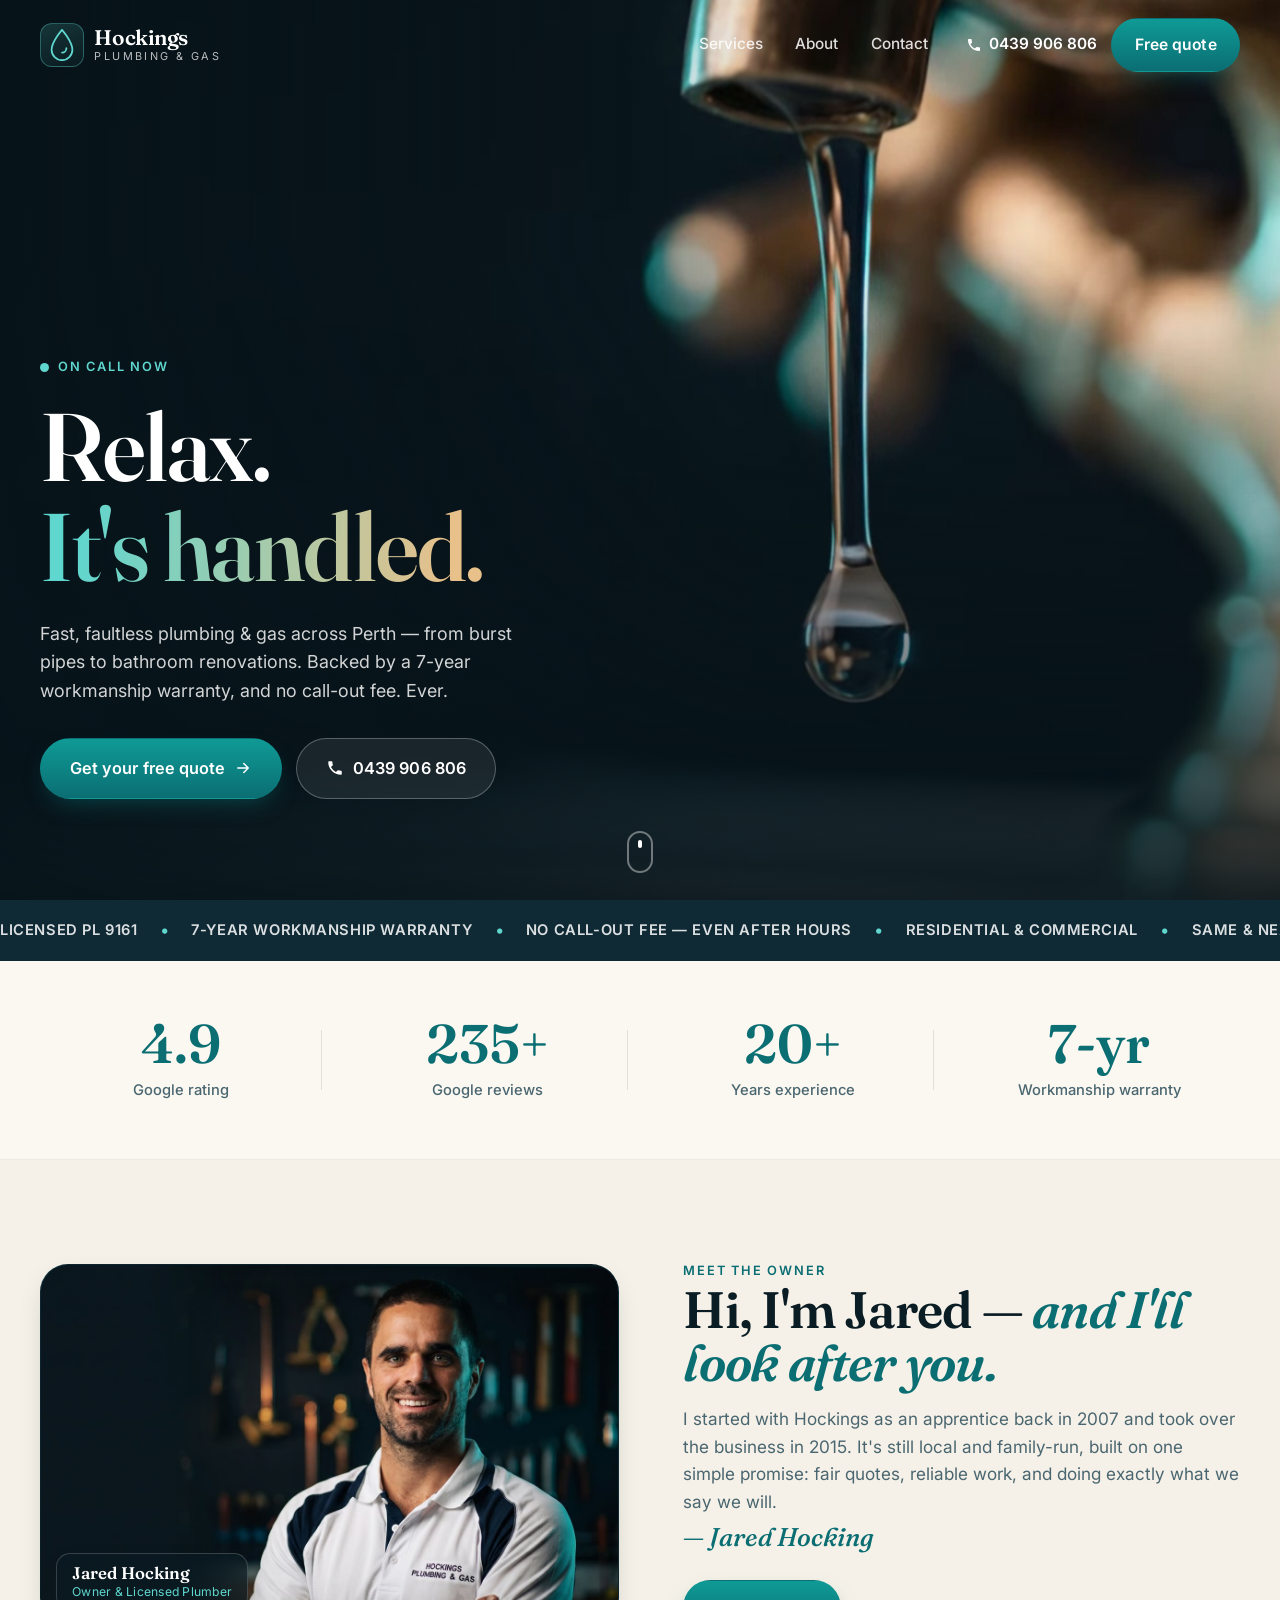
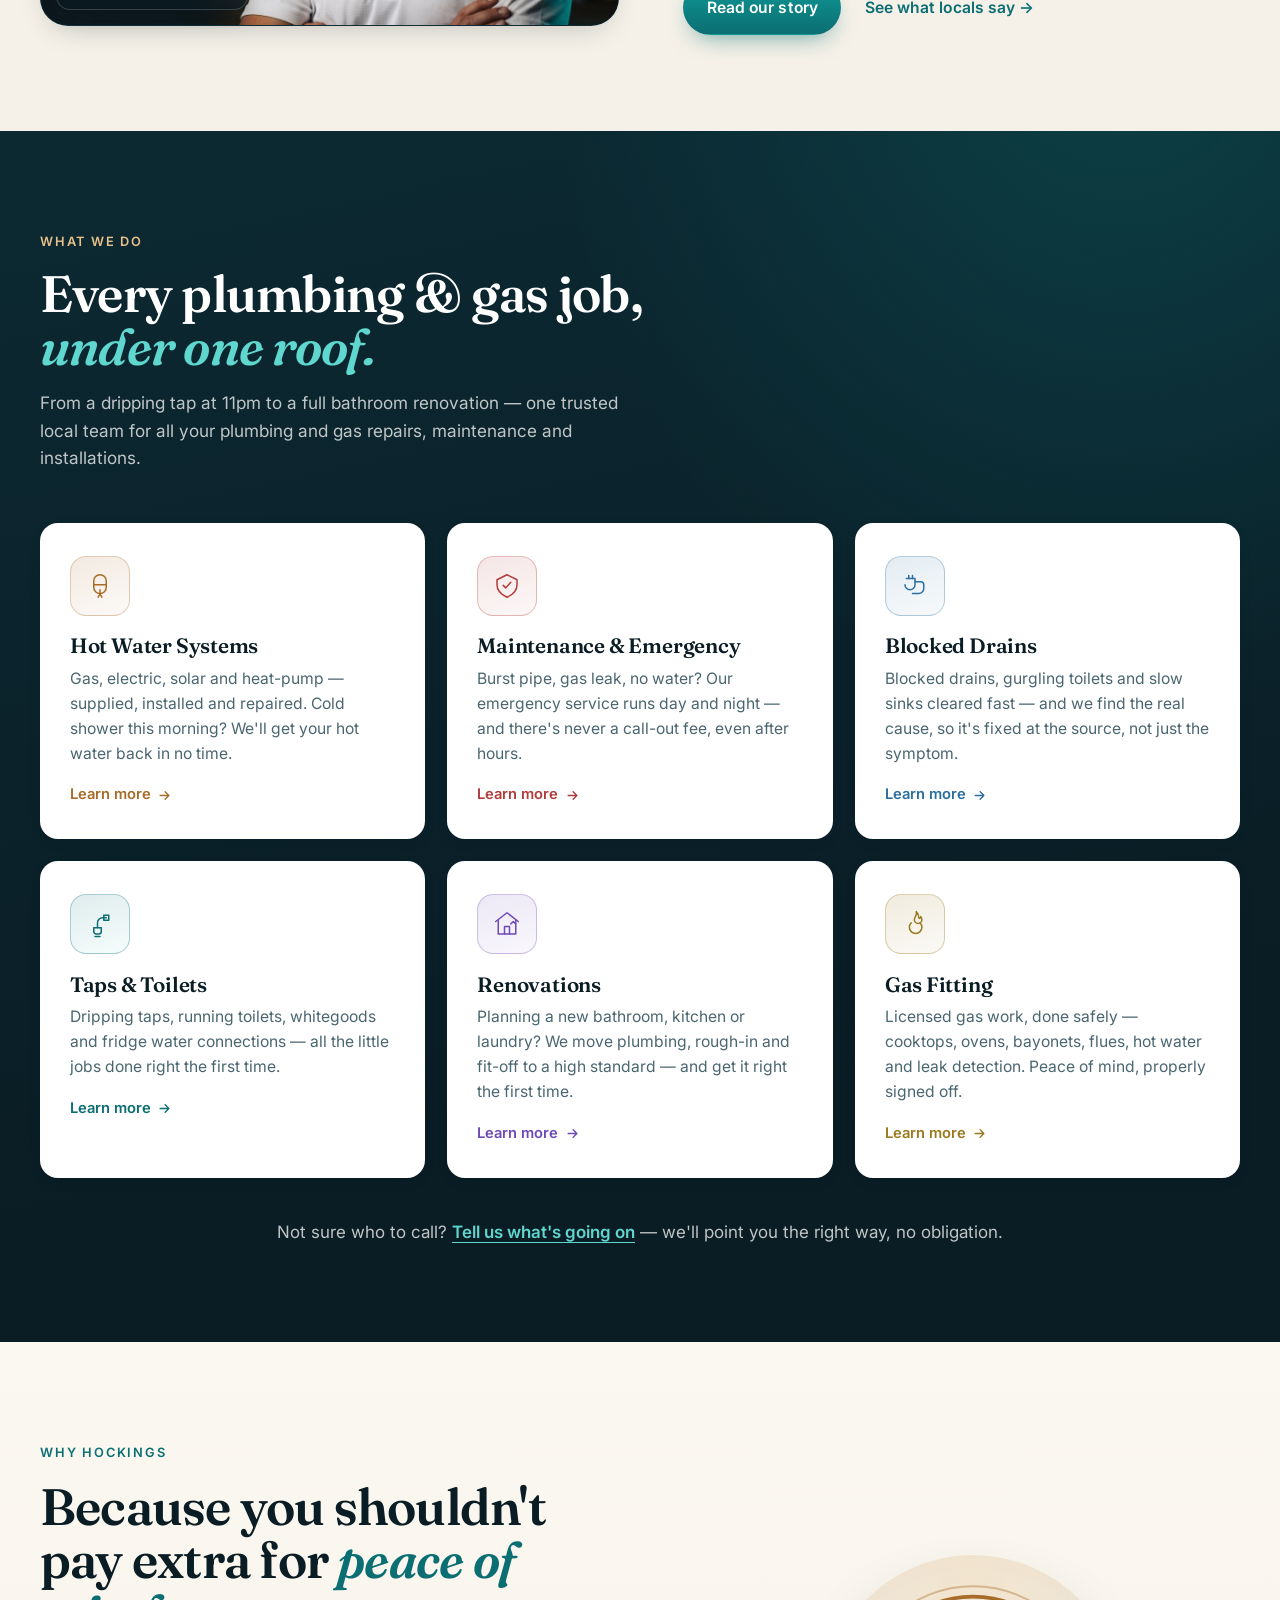
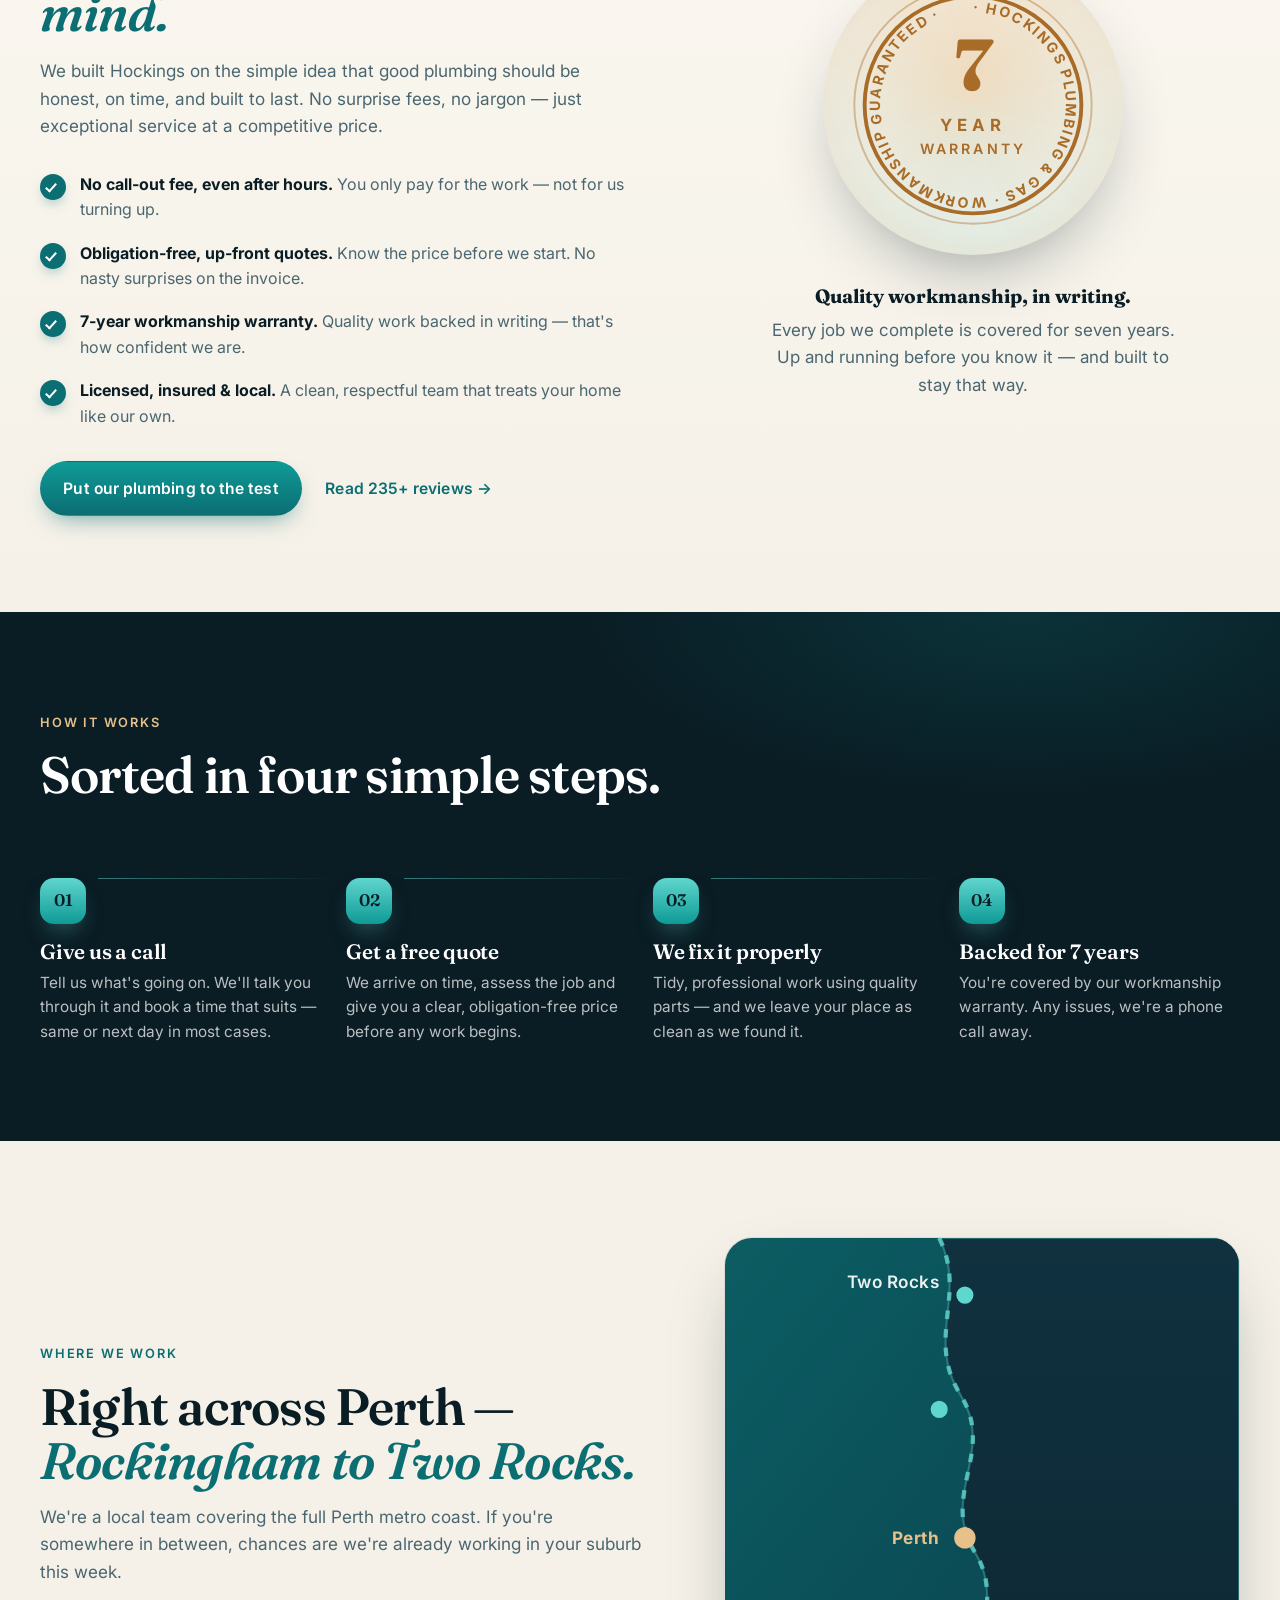
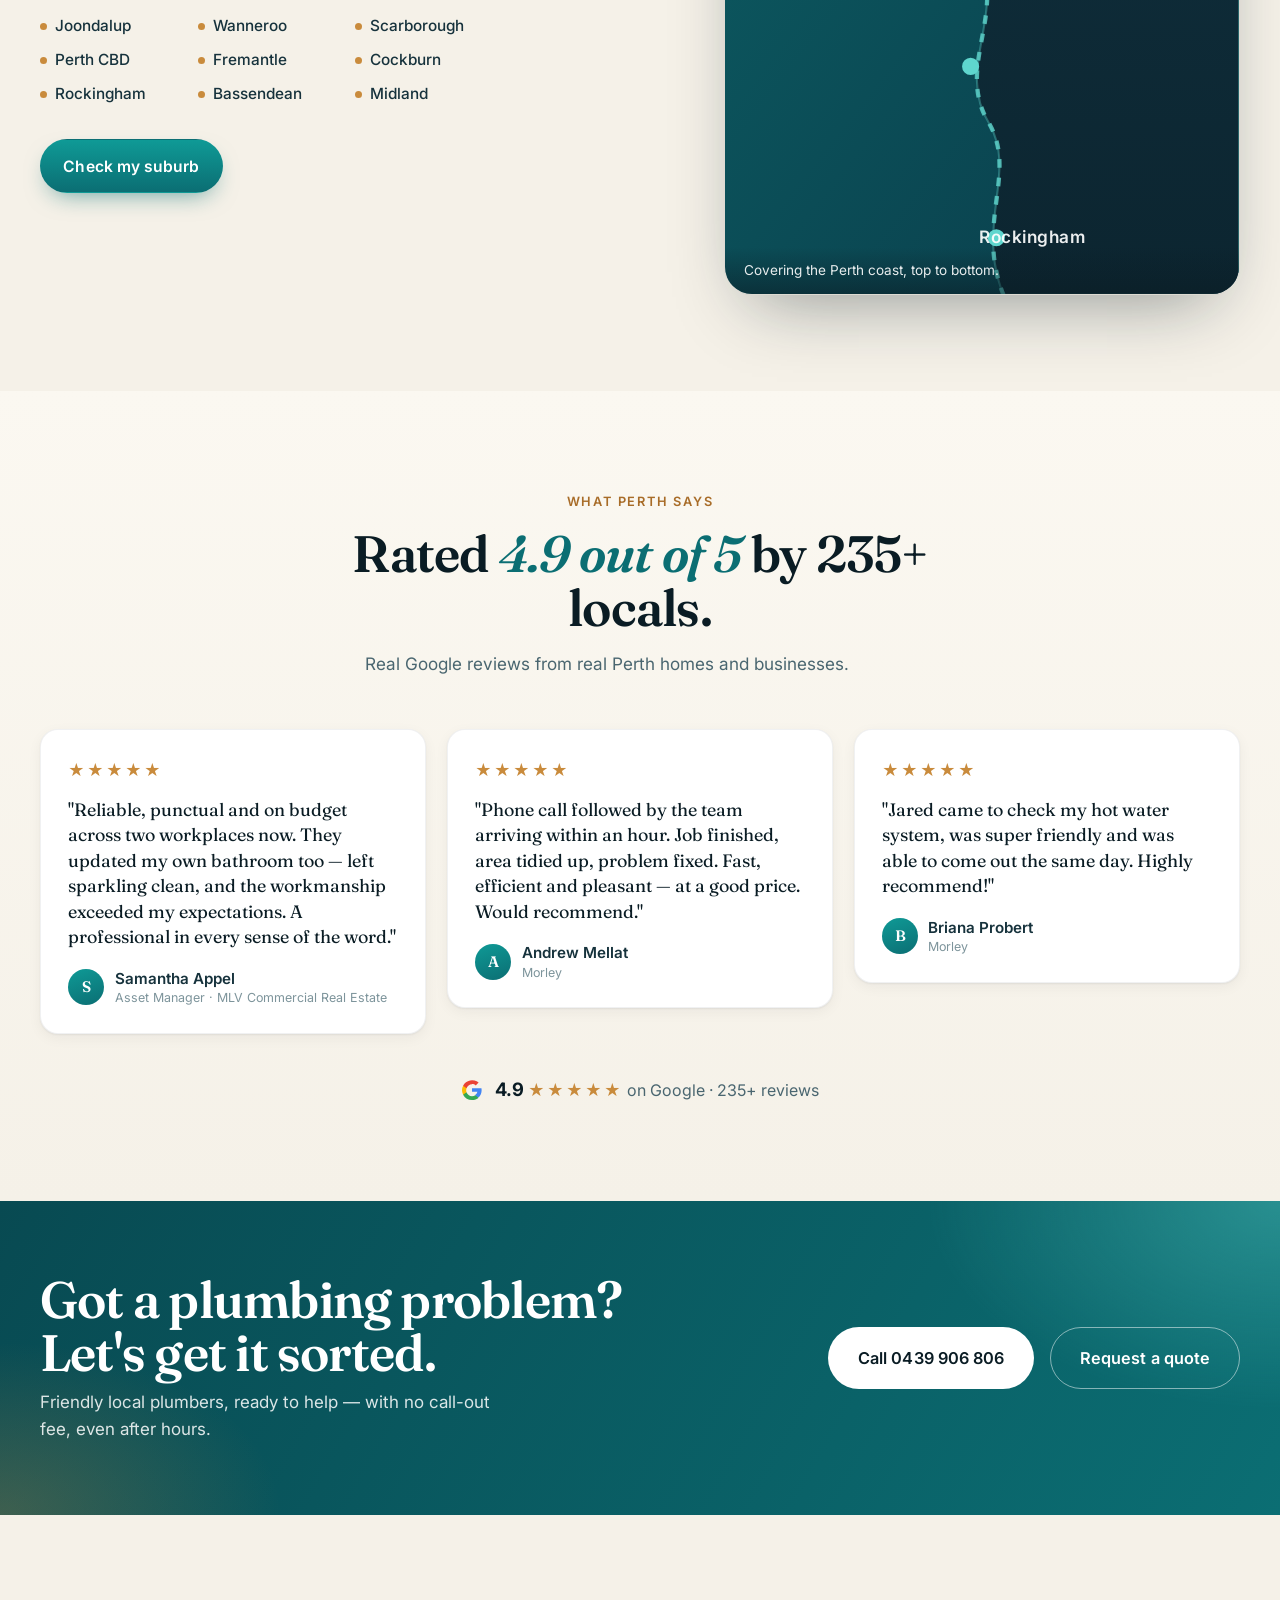
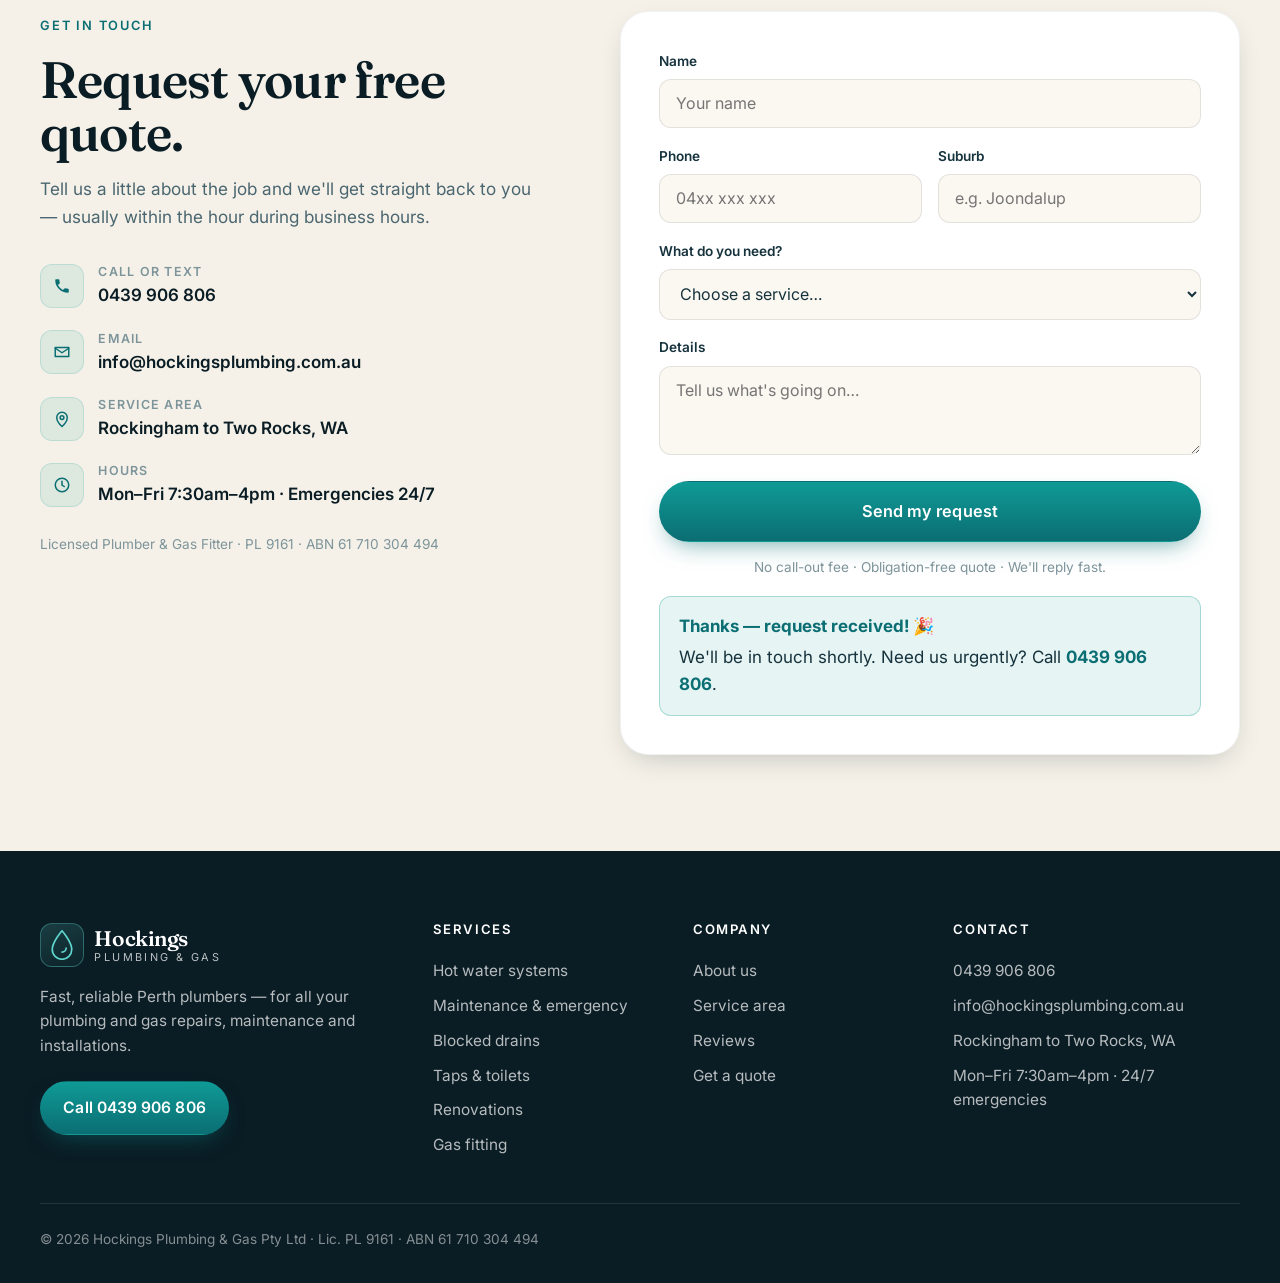
<file: index.html>
<!DOCTYPE html>
<html lang="en-AU">
<head>
  <meta charset="UTF-8" />
  <meta name="viewport" content="width=device-width, initial-scale=1.0" />
  <meta name="robots" content="noindex, nofollow" />
  <title>Hockings Plumbing &amp; Gas — Perth's Plumbing, Done Properly</title>
  <meta name="description" content="Fast, reliable Perth plumbers. Hot water, gas, blocked drains, taps, toilets and renovations from Rockingham to Two Rocks. No call-out fee, even after hours. 7-year workmanship warranty." />

  <link rel="preconnect" href="https://fonts.googleapis.com" />
  <link rel="preconnect" href="https://fonts.gstatic.com" crossorigin />
  <link href="https://fonts.googleapis.com/css2?family=Fraunces:opsz,wght@9..144,400;9..144,500;9..144,600;9..144,700&family=Inter:wght@400;500;600;700&display=swap" rel="stylesheet" />

  <link rel="stylesheet" href="styles.css" />
</head>
<body>
  <a class="skip-link" href="#main">Skip to content</a>

  <!-- ===================== HEADER ===================== -->
  <header class="site-header" id="header">
    <div class="container header-inner">
      <a href="#top" class="brand" aria-label="Hockings Plumbing and Gas — home">
        <span class="brand-mark" aria-hidden="true">
          <svg viewBox="0 0 32 40" width="26" height="32">
            <path d="M16 1C16 1 3 16 3 26a13 13 0 0 0 26 0C29 16 16 1 16 1Z"
                  fill="none" stroke="currentColor" stroke-width="2.2" stroke-linejoin="round"/>
            <path d="M21.5 24a5.5 5.5 0 0 1-5.5 5.5" fill="none" stroke="currentColor"
                  stroke-width="2.2" stroke-linecap="round"/>
          </svg>
        </span>
        <span class="brand-text">
          <span class="brand-name">Hockings</span>
          <span class="brand-sub">Plumbing &amp; Gas</span>
        </span>
      </a>

      <nav class="nav" aria-label="Primary">
        <a href="#services">Services</a>
        <a href="about.html">About</a>
        <a href="#contact">Contact</a>
      </nav>

      <div class="header-cta">
        <a class="phone-link" href="tel:+61439906806">
          <svg viewBox="0 0 24 24" width="16" height="16" aria-hidden="true"><path fill="currentColor" d="M6.6 10.8a15.5 15.5 0 0 0 6.6 6.6l2.2-2.2a1 1 0 0 1 1-.25 11.4 11.4 0 0 0 3.6.58 1 1 0 0 1 1 1V20a1 1 0 0 1-1 1A17 17 0 0 1 3 4a1 1 0 0 1 1-1h3.5a1 1 0 0 1 1 1 11.4 11.4 0 0 0 .57 3.6 1 1 0 0 1-.25 1Z"/></svg>
          0439 906 806
        </a>
        <a class="btn btn-primary" href="#contact">Free quote</a>
      </div>

      <button class="nav-toggle" id="navToggle" aria-label="Open menu" aria-expanded="false" aria-controls="mobileNav">
        <span></span><span></span><span></span>
      </button>
    </div>

    <div class="mobile-nav" id="mobileNav" aria-hidden="true">
      <a href="#services">Services</a>
      <a href="about.html">About</a>
      <a href="#contact">Contact</a>
      <a class="btn btn-primary mobile-quote" href="#contact">Get a free quote</a>
      <a class="phone-link" href="tel:+61439906806">Call 0439 906 806</a>
    </div>
  </header>

  <main id="main">
    <span id="top"></span>

    <!-- ===================== HERO ===================== -->
    <section class="hero" aria-label="Introduction">
      <!-- ===== HERO MEDIA: cinematic 3D video, full-bleed ===== -->
      <div class="hero-media" aria-hidden="true">
        <video class="hero-video" autoplay muted loop playsinline webkit-playsinline preload="auto" poster="assets/hero-poster.jpg">
          <!-- WebM first (smaller), MP4 fallback for Safari. Files live in /assets. -->
          <source src="assets/hero-3d.webm" type="video/webm" />
          <source src="assets/hero-3d.mp4" type="video/mp4" />
        </video>
        <!-- animated fallback — shows only until the video loads -->
        <div class="hero-aurora"></div>
        <div class="hero-grid"></div>
        <div class="bubbles">
          <span></span><span></span><span></span><span></span><span></span>
          <span></span><span></span><span></span><span></span><span></span>
        </div>
      </div>
      <!-- scrim sits above the video, behind the text, just enough for legibility -->
      <div class="hero-scrim" aria-hidden="true"></div>

      <div class="container hero-inner">
        <div class="hero-copy">
          <p class="eyebrow reveal" data-reveal>
            <span class="pulse-dot" aria-hidden="true"></span>
            On call now
          </p>
          <h1 class="reveal" data-reveal>
            Relax.<br /><span class="hero-accent">It's handled.</span>
          </h1>
          <p class="hero-lede reveal" data-reveal>
            Fast, faultless plumbing &amp; gas across Perth — from burst pipes to bathroom
            renovations. Backed by a 7-year workmanship warranty, and no call-out fee. Ever.
          </p>

          <div class="hero-actions reveal" data-reveal>
            <a class="btn btn-primary btn-lg" href="#contact">
              Get your free quote
              <svg viewBox="0 0 24 24" width="18" height="18" aria-hidden="true"><path fill="none" stroke="currentColor" stroke-width="2" stroke-linecap="round" stroke-linejoin="round" d="M5 12h14M13 6l6 6-6 6"/></svg>
            </a>
            <a class="btn btn-ghost btn-lg" href="tel:+61439906806">
              <svg viewBox="0 0 24 24" width="18" height="18" aria-hidden="true"><path fill="currentColor" d="M6.6 10.8a15.5 15.5 0 0 0 6.6 6.6l2.2-2.2a1 1 0 0 1 1-.25 11.4 11.4 0 0 0 3.6.58 1 1 0 0 1 1 1V20a1 1 0 0 1-1 1A17 17 0 0 1 3 4a1 1 0 0 1 1-1h3.5a1 1 0 0 1 1 1 11.4 11.4 0 0 0 .57 3.6 1 1 0 0 1-.25 1Z"/></svg>
              0439 906 806
            </a>
          </div>
        </div>
      </div>

      <a href="#trust" class="scroll-hint" aria-label="Scroll down">
        <span></span>
      </a>
    </section>

    <!-- ===================== TRUST MARQUEE ===================== -->
    <section class="trust-strip" id="trust" aria-label="Credentials">
      <div class="marquee" aria-hidden="true">
        <div class="marquee-track">
          <span>Licensed PL 9161</span><i>•</i>
          <span>7-Year Workmanship Warranty</span><i>•</i>
          <span>No Call-Out Fee — Even After Hours</span><i>•</i>
          <span>Residential &amp; Commercial</span><i>•</i>
          <span>Same &amp; Next-Day Service</span><i>•</i>
          <span>Fully Insured</span><i>•</i>
          <span>Rockingham to Two Rocks</span><i>•</i>
          <span>Licensed PL 9161</span><i>•</i>
          <span>7-Year Workmanship Warranty</span><i>•</i>
          <span>No Call-Out Fee — Even After Hours</span><i>•</i>
          <span>Residential &amp; Commercial</span><i>•</i>
          <span>Same &amp; Next-Day Service</span><i>•</i>
          <span>Fully Insured</span><i>•</i>
          <span>Rockingham to Two Rocks</span><i>•</i>
        </div>
      </div>
    </section>

    <!-- ===================== STATS ===================== -->
    <section class="stats" aria-label="By the numbers">
      <div class="container stats-grid">
        <div class="stat reveal" data-reveal>
          <span class="stat-num"><span data-count="4.9" data-decimals="1">0</span></span>
          <span class="stat-label">Google rating</span>
        </div>
        <div class="stat reveal" data-reveal>
          <span class="stat-num"><span data-count="235" data-suffix="+">0</span></span>
          <span class="stat-label">Google reviews</span>
        </div>
        <div class="stat reveal" data-reveal>
          <span class="stat-num"><span data-count="20" data-suffix="+">0</span></span>
          <span class="stat-label">Years experience</span>
        </div>
        <div class="stat reveal" data-reveal>
          <span class="stat-num"><span data-count="7" data-suffix="-yr">0</span></span>
          <span class="stat-label">Workmanship warranty</span>
        </div>
      </div>
    </section>

    <!-- ===================== OWNER INTRO ===================== -->
    <section class="section owner-intro" aria-label="Meet the owner">
      <div class="container split reverse">
        <div class="split-media reveal" data-reveal>
          <figure class="owner-photo">
            <div class="photo-frame wide">
              <img class="photo" src="assets/about-jared.jpg" alt="Jared Hocking, owner of Hockings Plumbing &amp; Gas" />
              <div class="photo-ph" aria-hidden="true">
                <svg viewBox="0 0 24 24" width="34" height="34" fill="none" stroke="currentColor" stroke-width="1.4"><rect x="3" y="5" width="18" height="14" rx="2"/><circle cx="8.5" cy="10" r="1.5"/><path d="m21 16-5-5L5 21"/></svg>
                <span>Owner photo</span>
                <code>assets/about-jared.jpg</code>
              </div>
            </div>
            <figcaption class="owner-badge">
              <span class="owner-badge-name">Jared Hocking</span>
              <span class="owner-badge-role">Owner &amp; Licensed Plumber</span>
            </figcaption>
          </figure>
        </div>

        <div class="split-copy reveal" data-reveal>
          <p class="eyebrow">Meet the owner</p>
          <h2>Hi, I'm Jared — <span class="accent">and I'll look after you.</span></h2>
          <p class="section-sub">
            I started with Hockings as an apprentice back in 2007 and took over the
            business in 2015. It's still local and family-run, built on one simple promise:
            fair quotes, reliable work, and doing exactly what we say we will.
          </p>
          <p class="owner-sign">— Jared Hocking</p>
          <div class="why-actions">
            <a class="btn btn-primary" href="about.html">Read our story</a>
            <a class="btn btn-text" href="#reviews">See what locals say →</a>
          </div>
        </div>
      </div>
    </section>

    <!-- ===================== SERVICES ===================== -->
    <section class="section services" id="services">
      <div class="container">
        <header class="section-head reveal" data-reveal>
          <p class="eyebrow eyebrow-dark">What we do</p>
          <h2>Every plumbing &amp; gas job, <span class="accent">under one roof.</span></h2>
          <p class="section-sub">From a dripping tap at 11pm to a full bathroom renovation —
            one trusted local team for all your plumbing and gas repairs, maintenance and installations.</p>
        </header>

        <div class="card-grid">
          <a class="service-card reveal" data-reveal href="hot-water.html">
            <span class="service-icon">
              <svg viewBox="0 0 48 48" width="30" height="30"><g fill="none" stroke="currentColor" stroke-width="2.4" stroke-linecap="round" stroke-linejoin="round"><rect x="14" y="6" width="20" height="30" rx="10"/><path d="M14 22h20"/><path d="M24 30v6m0 0c0 3-3 4-3 6m3-6c0 3 3 4 3 6"/></g></svg>
            </span>
            <h3>Hot Water Systems</h3>
            <p>Gas, electric, solar and heat-pump — supplied, installed and repaired. Cold shower this morning? We'll get your hot water back in no time.</p>
            <span class="service-more">Learn more <svg viewBox="0 0 24 24" width="15" height="15" aria-hidden="true"><path fill="none" stroke="currentColor" stroke-width="2.2" stroke-linecap="round" stroke-linejoin="round" d="M5 12h14M13 6l6 6-6 6"/></svg></span>
          </a>

          <a class="service-card reveal" data-reveal href="maintenance-emergency.html">
            <span class="service-icon">
              <svg viewBox="0 0 48 48" width="30" height="30"><g fill="none" stroke="currentColor" stroke-width="2.4" stroke-linecap="round" stroke-linejoin="round"><path d="M24 6 8 14v8c0 10 7 16 16 20 9-4 16-10 16-20v-8L24 6Z"/><path d="m18 23 4 4 8-9"/></g></svg>
            </span>
            <h3>Maintenance &amp; Emergency</h3>
            <p>Burst pipe, gas leak, no water? Our emergency service runs day and night — and there's never a call-out fee, even after hours.</p>
            <span class="service-more">Learn more <svg viewBox="0 0 24 24" width="15" height="15" aria-hidden="true"><path fill="none" stroke="currentColor" stroke-width="2.2" stroke-linecap="round" stroke-linejoin="round" d="M5 12h14M13 6l6 6-6 6"/></svg></span>
          </a>

          <a class="service-card reveal" data-reveal href="drains.html">
            <span class="service-icon">
              <svg viewBox="0 0 48 48" width="30" height="30"><g fill="none" stroke="currentColor" stroke-width="2.4" stroke-linecap="round" stroke-linejoin="round"><path d="M10 12h14v10a8 8 0 0 1-8 8h0a8 8 0 0 1-8-8"/><path d="M24 17h9a5 5 0 0 1 5 5v6a8 8 0 0 1-8 8H20"/><path d="M14 12V7m6 5V7"/></g></svg>
            </span>
            <h3>Blocked Drains</h3>
            <p>Blocked drains, gurgling toilets and slow sinks cleared fast — and we find the real cause, so it's fixed at the source, not just the symptom.</p>
            <span class="service-more">Learn more <svg viewBox="0 0 24 24" width="15" height="15" aria-hidden="true"><path fill="none" stroke="currentColor" stroke-width="2.2" stroke-linecap="round" stroke-linejoin="round" d="M5 12h14M13 6l6 6-6 6"/></svg></span>
          </a>

          <a class="service-card reveal" data-reveal href="taps-toilets.html">
            <span class="service-icon">
              <svg viewBox="0 0 48 48" width="30" height="30"><g fill="none" stroke="currentColor" stroke-width="2.4" stroke-linecap="round" stroke-linejoin="round"><path d="M14 30h12v6a4 4 0 0 1-4 4h-4a4 4 0 0 1-4-4Z"/><path d="M20 30v-8a8 8 0 0 1 8-8h6"/><path d="M30 10h8v8h-8z"/><path d="M16 44h8"/></g></svg>
            </span>
            <h3>Taps &amp; Toilets</h3>
            <p>Dripping taps, running toilets, whitegoods and fridge water connections — all the little jobs done right the first time.</p>
            <span class="service-more">Learn more <svg viewBox="0 0 24 24" width="15" height="15" aria-hidden="true"><path fill="none" stroke="currentColor" stroke-width="2.2" stroke-linecap="round" stroke-linejoin="round" d="M5 12h14M13 6l6 6-6 6"/></svg></span>
          </a>

          <a class="service-card reveal" data-reveal href="renovations.html">
            <span class="service-icon">
              <svg viewBox="0 0 48 48" width="30" height="30"><g fill="none" stroke="currentColor" stroke-width="2.4" stroke-linecap="round" stroke-linejoin="round"><path d="M6 20 24 6l18 14"/><path d="M10 18v22h28V18"/><path d="M20 40V28h8v12"/><path d="m30 24 4-4 4 4"/></g></svg>
            </span>
            <h3>Renovations</h3>
            <p>Planning a new bathroom, kitchen or laundry? We move plumbing, rough-in and fit-off to a high standard — and get it right the first time.</p>
            <span class="service-more">Learn more <svg viewBox="0 0 24 24" width="15" height="15" aria-hidden="true"><path fill="none" stroke="currentColor" stroke-width="2.2" stroke-linecap="round" stroke-linejoin="round" d="M5 12h14M13 6l6 6-6 6"/></svg></span>
          </a>

          <a class="service-card reveal" data-reveal href="gas-fitting.html">
            <span class="service-icon">
              <svg viewBox="0 0 48 48" width="30" height="30"><g fill="none" stroke="currentColor" stroke-width="2.4" stroke-linecap="round" stroke-linejoin="round"><path d="M26 4c2 6-3 8-3 13a6 6 0 0 0 12 0c0-2-1-4-2-5 0 3-2 4-3 2 0-5-2-8-4-10Z"/><path d="M18 22a10 10 0 1 0 14 0"/></g></svg>
            </span>
            <h3>Gas Fitting</h3>
            <p>Licensed gas work, done safely — cooktops, ovens, bayonets, flues, hot water and leak detection. Peace of mind, properly signed off.</p>
            <span class="service-more">Learn more <svg viewBox="0 0 24 24" width="15" height="15" aria-hidden="true"><path fill="none" stroke="currentColor" stroke-width="2.2" stroke-linecap="round" stroke-linejoin="round" d="M5 12h14M13 6l6 6-6 6"/></svg></span>
          </a>
        </div>

        <p class="services-foot reveal" data-reveal>
          Not sure who to call? <a href="#contact">Tell us what's going on</a> — we'll point you the right way, no obligation.
        </p>
      </div>
    </section>

    <!-- ===================== WHY US ===================== -->
    <section class="section why" id="why">
      <div class="container why-grid">
        <div class="why-copy reveal" data-reveal>
          <p class="eyebrow">Why Hockings</p>
          <h2>Because you shouldn't pay extra for <span class="accent">peace of mind.</span></h2>
          <p class="section-sub">
            We built Hockings on the simple idea that good plumbing should be honest,
            on time, and built to last. No surprise fees, no jargon — just exceptional
            service at a competitive price.
          </p>

          <ul class="why-list">
            <li>
              <span class="why-check" aria-hidden="true"></span>
              <div><strong>No call-out fee, even after hours.</strong>
              You only pay for the work — not for us turning up.</div>
            </li>
            <li>
              <span class="why-check" aria-hidden="true"></span>
              <div><strong>Obligation-free, up-front quotes.</strong>
              Know the price before we start. No nasty surprises on the invoice.</div>
            </li>
            <li>
              <span class="why-check" aria-hidden="true"></span>
              <div><strong>7-year workmanship warranty.</strong>
              Quality work backed in writing — that's how confident we are.</div>
            </li>
            <li>
              <span class="why-check" aria-hidden="true"></span>
              <div><strong>Licensed, insured &amp; local.</strong>
              A clean, respectful team that treats your home like our own.</div>
            </li>
          </ul>

          <div class="why-actions">
            <a class="btn btn-primary" href="#contact">Put our plumbing to the test</a>
            <a class="btn btn-text" href="#reviews">Read 235+ reviews →</a>
          </div>
        </div>

        <figure class="why-media reveal" data-reveal aria-label="Our 7-year workmanship warranty">
          <div class="seal">
            <svg viewBox="0 0 200 200" width="200" height="200" aria-hidden="true">
              <defs>
                <path id="sealCircle" d="M100,100 m0,-72 a72,72 0 1,1 0,144 a72,72 0 1,1 0,-144" />
              </defs>
              <circle cx="100" cy="100" r="92" fill="none" stroke="currentColor" stroke-width="1.5" opacity=".4"/>
              <circle cx="100" cy="100" r="84" fill="none" stroke="currentColor" stroke-width="3"/>
              <text class="seal-text" fill="currentColor">
                <textPath href="#sealCircle" startOffset="0%">
                  · HOCKINGS PLUMBING &amp; GAS · WORKMANSHIP GUARANTEED ·
                </textPath>
              </text>
              <text x="100" y="88" text-anchor="middle" class="seal-num" fill="currentColor">7</text>
              <text x="100" y="120" text-anchor="middle" class="seal-yr" fill="currentColor">YEAR</text>
              <text x="100" y="138" text-anchor="middle" class="seal-yr2" fill="currentColor">WARRANTY</text>
            </svg>
          </div>
          <figcaption>
            <strong>Quality workmanship, in writing.</strong>
            Every job we complete is covered for seven years. Up and running before you know it — and built to stay that way.
          </figcaption>
        </figure>
      </div>
    </section>

    <!-- ===================== PROCESS ===================== -->
    <section class="section process">
      <div class="container">
        <header class="section-head reveal" data-reveal>
          <p class="eyebrow eyebrow-dark">How it works</p>
          <h2>Sorted in four simple steps.</h2>
        </header>

        <ol class="steps">
          <li class="step reveal" data-reveal>
            <span class="step-num">01</span>
            <h3>Give us a call</h3>
            <p>Tell us what's going on. We'll talk you through it and book a time that suits — same or next day in most cases.</p>
          </li>
          <li class="step reveal" data-reveal>
            <span class="step-num">02</span>
            <h3>Get a free quote</h3>
            <p>We arrive on time, assess the job and give you a clear, obligation-free price before any work begins.</p>
          </li>
          <li class="step reveal" data-reveal>
            <span class="step-num">03</span>
            <h3>We fix it properly</h3>
            <p>Tidy, professional work using quality parts — and we leave your place as clean as we found it.</p>
          </li>
          <li class="step reveal" data-reveal>
            <span class="step-num">04</span>
            <h3>Backed for 7 years</h3>
            <p>You're covered by our workmanship warranty. Any issues, we're a phone call away.</p>
          </li>
        </ol>
      </div>
    </section>

    <!-- ===================== SERVICE AREA ===================== -->
    <section class="section area" id="area">
      <div class="container area-grid">
        <div class="area-copy reveal" data-reveal>
          <p class="eyebrow">Where we work</p>
          <h2>Right across Perth — <span class="accent">Rockingham to Two Rocks.</span></h2>
          <p class="section-sub">
            We're a local team covering the full Perth metro coast. If you're somewhere
            in between, chances are we're already working in your suburb this week.
          </p>
          <ul class="suburb-list">
            <li>Joondalup</li><li>Wanneroo</li><li>Scarborough</li>
            <li>Perth CBD</li><li>Fremantle</li><li>Cockburn</li>
            <li>Rockingham</li><li>Bassendean</li><li>Midland</li>
          </ul>
          <a class="btn btn-primary" href="#contact">Check my suburb</a>
        </div>

        <figure class="area-map reveal" data-reveal aria-label="Map of our Perth service area">
          <svg viewBox="0 0 360 460" width="100%" height="100%" role="img">
            <defs>
              <linearGradient id="sea" x1="0" y1="0" x2="1" y2="1">
                <stop offset="0" stop-color="#0c5d63"/>
                <stop offset="1" stop-color="#0a3c4a"/>
              </linearGradient>
              <linearGradient id="land" x1="0" y1="0" x2="0" y2="1">
                <stop offset="0" stop-color="#10313f"/>
                <stop offset="1" stop-color="#0c2530"/>
              </linearGradient>
            </defs>
            <rect width="360" height="460" fill="url(#sea)"/>
            <!-- stylised coastline / land mass -->
            <path d="M150 0 C170 40 140 70 165 110 C190 150 150 180 175 220 C200 260 160 300 185 340 C205 375 175 410 195 460 L360 460 L360 0 Z"
                  fill="url(#land)" stroke="rgba(95,214,206,.35)" stroke-width="1.5"/>
            <!-- service corridor highlight -->
            <path d="M150 0 C170 40 140 70 165 110 C190 150 150 180 175 220 C200 260 160 300 185 340 C205 375 175 410 195 460"
                  fill="none" stroke="#5fd6ce" stroke-width="3" stroke-dasharray="6 7" opacity=".8" class="coast-line"/>
            <!-- pins -->
            <g class="map-pins">
              <g transform="translate(168,40)"><circle class="pin" r="5"/><circle class="pin-ring" r="5"/></g>
              <g transform="translate(150,120)"><circle class="pin" r="5"/><circle class="pin-ring" r="5"/></g>
              <g transform="translate(168,210)"><circle class="pin pin-hq" r="6.5"/><circle class="pin-ring" r="6.5"/></g>
              <g transform="translate(172,300)"><circle class="pin" r="5"/><circle class="pin-ring" r="5"/></g>
              <g transform="translate(190,420)"><circle class="pin" r="5"/><circle class="pin-ring" r="5"/></g>
            </g>
            <text x="150" y="35" text-anchor="end" class="map-label">Two Rocks</text>
            <text x="150" y="214" text-anchor="end" class="map-label map-label-hq">Perth</text>
            <text x="178" y="424" text-anchor="start" class="map-label">Rockingham</text>
          </svg>
          <figcaption>Covering the Perth coast, top to bottom.</figcaption>
        </figure>
      </div>
    </section>

    <!-- ===================== REVIEWS ===================== -->
    <section class="section reviews" id="reviews">
      <div class="container">
        <header class="section-head reveal" data-reveal>
          <p class="eyebrow eyebrow-dark">What Perth says</p>
          <h2>Rated <span class="accent">4.9 out of 5</span> by 235+ locals.</h2>
          <p class="section-sub">Real Google reviews from real Perth homes and businesses.</p>
        </header>

        <div class="review-grid">
          <blockquote class="review-card reveal" data-reveal>
            <span class="stars" aria-hidden="true">★★★★★</span>
            <p>"Reliable, punctual and on budget across two workplaces now. They updated my own bathroom too — left sparkling clean, and the workmanship exceeded my expectations. A professional in every sense of the word."</p>
            <footer><span class="avatar">S</span>
              <span class="review-who">Samantha Appel<small>Asset Manager · MLV Commercial Real Estate</small></span>
            </footer>
          </blockquote>
          <blockquote class="review-card reveal" data-reveal>
            <span class="stars" aria-hidden="true">★★★★★</span>
            <p>"Phone call followed by the team arriving within an hour. Job finished, area tidied up, problem fixed. Fast, efficient and pleasant — at a good price. Would recommend."</p>
            <footer><span class="avatar">A</span>
              <span class="review-who">Andrew Mellat<small>Morley</small></span>
            </footer>
          </blockquote>
          <blockquote class="review-card reveal" data-reveal>
            <span class="stars" aria-hidden="true">★★★★★</span>
            <p>"Jared came to check my hot water system, was super friendly and was able to come out the same day. Highly recommend!"</p>
            <footer><span class="avatar">B</span>
              <span class="review-who">Briana Probert<small>Morley</small></span>
            </footer>
          </blockquote>
        </div>

        <div class="reviews-badge reveal" data-reveal>
          <svg viewBox="0 0 24 24" width="22" height="22" aria-hidden="true"><path fill="#4285F4" d="M22.5 12.2c0-.7-.1-1.4-.2-2H12v3.8h5.9a5 5 0 0 1-2.2 3.3v2.7h3.6c2-1.9 3.2-4.7 3.2-7.8Z"/><path fill="#34A853" d="M12 23c2.9 0 5.4-1 7.2-2.6l-3.6-2.7c-1 .7-2.3 1.1-3.6 1.1-2.8 0-5.1-1.9-6-4.4H2.3v2.8A11 11 0 0 0 12 23Z"/><path fill="#FBBC05" d="M6 14.4a6.6 6.6 0 0 1 0-4.2V7.4H2.3a11 11 0 0 0 0 9.8L6 14.4Z"/><path fill="#EA4335" d="M12 5.4c1.6 0 3 .5 4.1 1.6l3.1-3.1A11 11 0 0 0 2.3 7.4L6 10.2c.9-2.5 3.2-4.4 6-4.4Z"/></svg>
          <span><strong>4.9</strong> <span class="stars" aria-hidden="true">★★★★★</span> on Google · 235+ reviews</span>
        </div>
      </div>
    </section>

    <!-- ===================== CTA BAND ===================== -->
    <section class="cta-band" aria-label="Get in touch">
      <div class="container cta-inner">
        <div>
          <h2 class="reveal" data-reveal>Got a plumbing problem? Let's get it sorted.</h2>
          <p class="reveal" data-reveal>Friendly local plumbers, ready to help — with no call-out fee, even after hours.</p>
        </div>
        <div class="cta-actions reveal" data-reveal>
          <a class="btn btn-light btn-lg" href="tel:+61439906806">Call 0439 906 806</a>
          <a class="btn btn-outline-light btn-lg" href="#contact">Request a quote</a>
        </div>
      </div>
    </section>

    <!-- ===================== CONTACT ===================== -->
    <section class="section contact" id="contact">
      <div class="container contact-grid">
        <div class="contact-copy reveal" data-reveal>
          <p class="eyebrow">Get in touch</p>
          <h2>Request your free quote.</h2>
          <p class="section-sub">Tell us a little about the job and we'll get straight back to you — usually within the hour during business hours.</p>

          <ul class="contact-points">
            <li>
              <span class="cp-icon" aria-hidden="true">
                <svg viewBox="0 0 24 24" width="18" height="18"><path fill="currentColor" d="M6.6 10.8a15.5 15.5 0 0 0 6.6 6.6l2.2-2.2a1 1 0 0 1 1-.25 11.4 11.4 0 0 0 3.6.58 1 1 0 0 1 1 1V20a1 1 0 0 1-1 1A17 17 0 0 1 3 4a1 1 0 0 1 1-1h3.5a1 1 0 0 1 1 1 11.4 11.4 0 0 0 .57 3.6 1 1 0 0 1-.25 1Z"/></svg>
              </span>
              <div><span class="cp-label">Call or text</span><a href="tel:+61439906806">0439 906 806</a></div>
            </li>
            <li>
              <span class="cp-icon" aria-hidden="true">
                <svg viewBox="0 0 24 24" width="18" height="18"><path fill="none" stroke="currentColor" stroke-width="2" stroke-linecap="round" stroke-linejoin="round" d="M3 6h18v12H3z"/><path fill="none" stroke="currentColor" stroke-width="2" stroke-linecap="round" stroke-linejoin="round" d="m3 7 9 6 9-6"/></svg>
              </span>
              <div><span class="cp-label">Email</span><a href="mailto:info@hockingsplumbing.com.au">info@hockingsplumbing.com.au</a></div>
            </li>
            <li>
              <span class="cp-icon" aria-hidden="true">
                <svg viewBox="0 0 24 24" width="18" height="18"><path fill="none" stroke="currentColor" stroke-width="2" stroke-linecap="round" stroke-linejoin="round" d="M12 22s7-6.2 7-12a7 7 0 1 0-14 0c0 5.8 7 12 7 12Z"/><circle cx="12" cy="10" r="2.5" fill="none" stroke="currentColor" stroke-width="2"/></svg>
              </span>
              <div><span class="cp-label">Service area</span><span>Rockingham to Two Rocks, WA</span></div>
            </li>
            <li>
              <span class="cp-icon" aria-hidden="true">
                <svg viewBox="0 0 24 24" width="18" height="18"><circle cx="12" cy="12" r="9" fill="none" stroke="currentColor" stroke-width="2"/><path fill="none" stroke="currentColor" stroke-width="2" stroke-linecap="round" d="M12 7v5l3 2"/></svg>
              </span>
              <div><span class="cp-label">Hours</span><span>Mon–Fri 7:30am–4pm · Emergencies 24/7</span></div>
            </li>
          </ul>

          <p class="contact-fineprint">Licensed Plumber &amp; Gas Fitter · PL 9161 · ABN 61 710 304 494</p>
        </div>

        <form class="quote-form reveal" data-reveal id="quoteForm" novalidate>
          <div class="field">
            <label for="name">Name</label>
            <input type="text" id="name" name="name" autocomplete="name" required placeholder="Your name" />
          </div>
          <div class="field-row">
            <div class="field">
              <label for="phone">Phone</label>
              <input type="tel" id="phone" name="phone" autocomplete="tel" required placeholder="04xx xxx xxx" />
            </div>
            <div class="field">
              <label for="suburb">Suburb</label>
              <input type="text" id="suburb" name="suburb" placeholder="e.g. Joondalup" />
            </div>
          </div>
          <div class="field">
            <label for="service">What do you need?</label>
            <select id="service" name="service">
              <option value="">Choose a service…</option>
              <option>Hot water system</option>
              <option>Emergency / burst pipe</option>
              <option>Blocked drain</option>
              <option>Tap or toilet</option>
              <option>Renovation / replacement</option>
              <option>Gas fitting</option>
              <option>Something else</option>
            </select>
          </div>
          <div class="field">
            <label for="message">Details</label>
            <textarea id="message" name="message" rows="3" placeholder="Tell us what's going on…"></textarea>
          </div>
          <button type="submit" class="btn btn-primary btn-lg btn-block">Send my request</button>
          <p class="form-note">No call-out fee · Obligation-free quote · We'll reply fast.</p>
          <div class="form-success" id="formSuccess" hidden>
            <strong>Thanks — request received! 🎉</strong>
            <span>We'll be in touch shortly. Need us urgently? Call <a href="tel:+61439906806">0439 906 806</a>.</span>
          </div>
        </form>
      </div>
    </section>
  </main>

  <!-- ===================== FOOTER ===================== -->
  <footer class="site-footer">
    <div class="container footer-grid">
      <div class="footer-brand">
        <a href="#top" class="brand brand-footer" aria-label="Hockings Plumbing and Gas">
          <span class="brand-mark" aria-hidden="true">
            <svg viewBox="0 0 32 40" width="24" height="30"><path d="M16 1C16 1 3 16 3 26a13 13 0 0 0 26 0C29 16 16 1 16 1Z" fill="none" stroke="currentColor" stroke-width="2.2" stroke-linejoin="round"/><path d="M21.5 24a5.5 5.5 0 0 1-5.5 5.5" fill="none" stroke="currentColor" stroke-width="2.2" stroke-linecap="round"/></svg>
          </span>
          <span class="brand-text"><span class="brand-name">Hockings</span><span class="brand-sub">Plumbing &amp; Gas</span></span>
        </a>
        <p class="footer-tag">Fast, reliable Perth plumbers — for all your plumbing and gas repairs, maintenance and installations.</p>
        <a class="btn btn-primary" href="tel:+61439906806">Call 0439 906 806</a>
      </div>

      <div class="footer-col">
        <h4>Services</h4>
        <a href="hot-water.html">Hot water systems</a>
        <a href="maintenance-emergency.html">Maintenance &amp; emergency</a>
        <a href="drains.html">Blocked drains</a>
        <a href="taps-toilets.html">Taps &amp; toilets</a>
        <a href="renovations.html">Renovations</a>
        <a href="gas-fitting.html">Gas fitting</a>
      </div>

      <div class="footer-col">
        <h4>Company</h4>
        <a href="about.html">About us</a>
        <a href="#area">Service area</a>
        <a href="#reviews">Reviews</a>
        <a href="#contact">Get a quote</a>
      </div>

      <div class="footer-col footer-contact">
        <h4>Contact</h4>
        <a href="tel:+61439906806">0439 906 806</a>
        <a href="mailto:info@hockingsplumbing.com.au">info@hockingsplumbing.com.au</a>
        <span>Rockingham to Two Rocks, WA</span>
        <span>Mon–Fri 7:30am–4pm · 24/7 emergencies</span>
      </div>
    </div>

    <div class="container footer-bottom">
      <span>© <span id="year">2026</span> Hockings Plumbing &amp; Gas Pty Ltd · Lic. PL 9161 · ABN 61 710 304 494</span>    </div>
  </footer>

  <!-- Floating mobile call button -->
  <a class="fab-call" href="tel:+61439906806" aria-label="Call Hockings Plumbing">
    <svg viewBox="0 0 24 24" width="22" height="22" aria-hidden="true"><path fill="currentColor" d="M6.6 10.8a15.5 15.5 0 0 0 6.6 6.6l2.2-2.2a1 1 0 0 1 1-.25 11.4 11.4 0 0 0 3.6.58 1 1 0 0 1 1 1V20a1 1 0 0 1-1 1A17 17 0 0 1 3 4a1 1 0 0 1 1-1h3.5a1 1 0 0 1 1 1 11.4 11.4 0 0 0 .57 3.6 1 1 0 0 1-.25 1Z"/></svg>
  </a>

  <script src="script.js"></script>
</body>
</html>
</file>
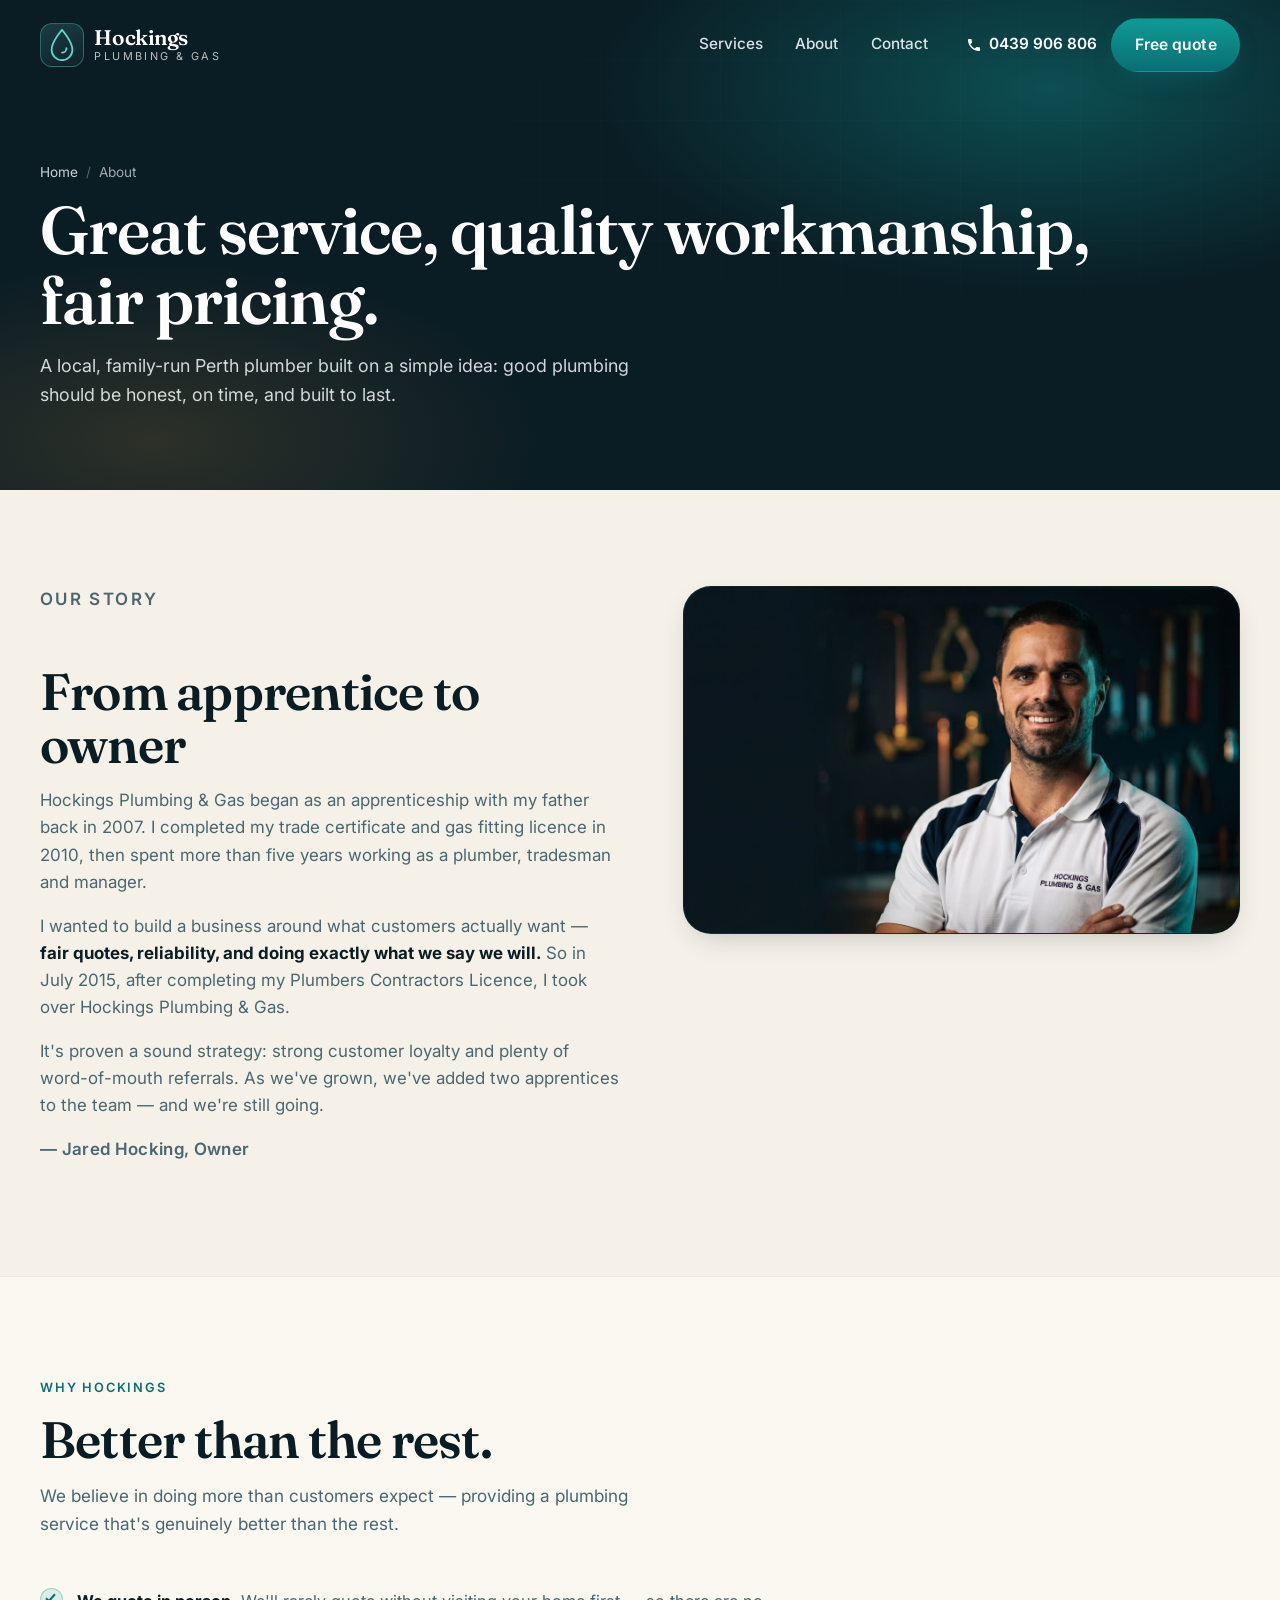
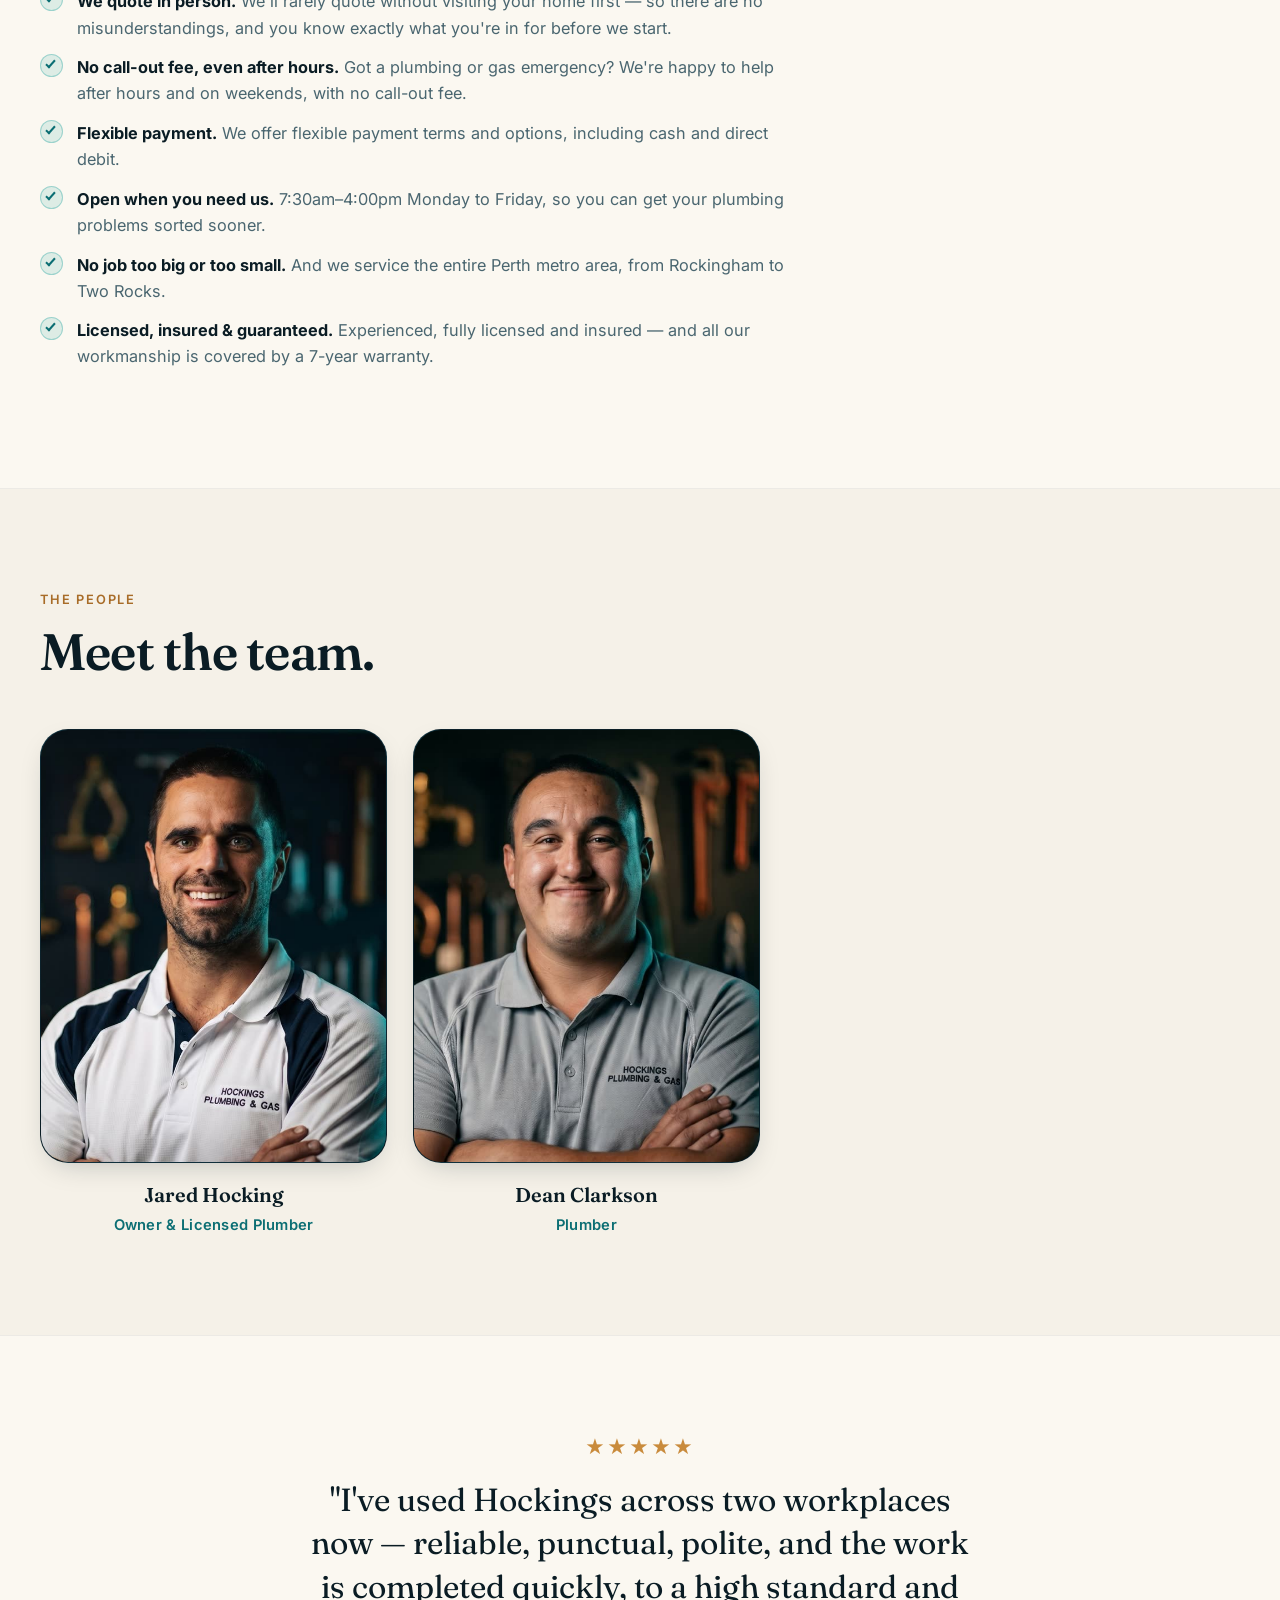
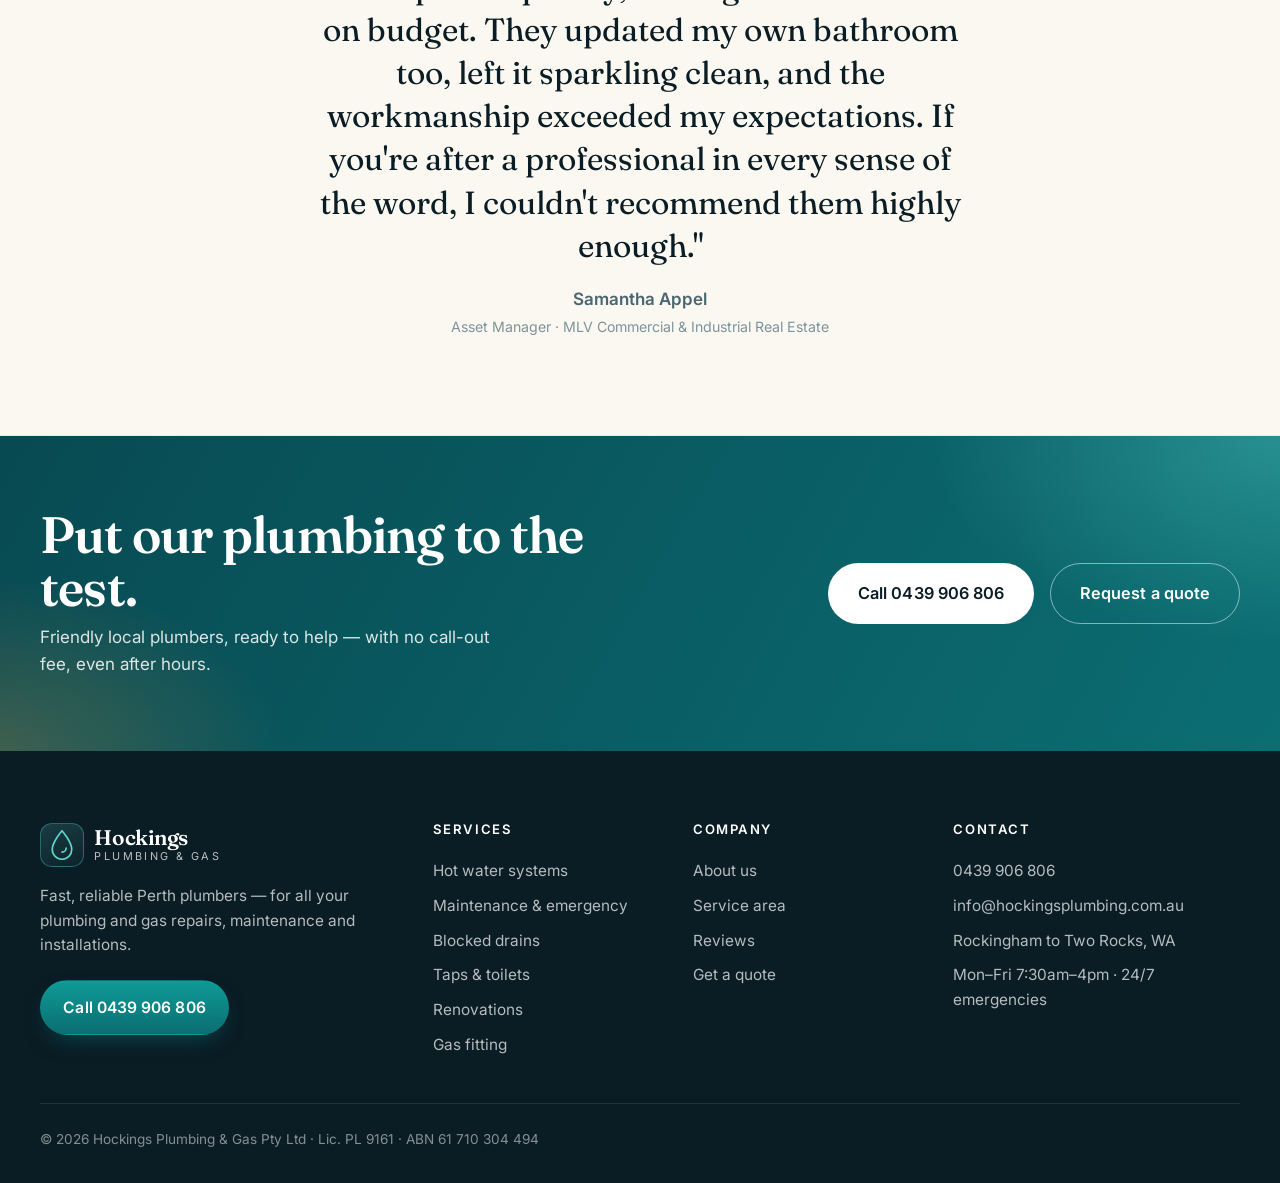
<file: about.html>
<!DOCTYPE html>
<html lang="en-AU">
<head>
  <meta charset="UTF-8" />
  <meta name="viewport" content="width=device-width, initial-scale=1.0" />
  <meta name="robots" content="noindex, nofollow" />
  <title>About — Hockings Plumbing &amp; Gas, Perth</title>
  <meta name="description" content="Hockings Plumbing &amp; Gas is a local, family-run Perth plumber. Owner Jared Hocking started as an apprentice in 2007 and took over the business in 2015. Honest, on time, 7-year warranty." />
  <link rel="preconnect" href="https://fonts.googleapis.com" />
  <link rel="preconnect" href="https://fonts.gstatic.com" crossorigin />
  <link href="https://fonts.googleapis.com/css2?family=Fraunces:opsz,wght@9..144,400;9..144,500;9..144,600;9..144,700&family=Inter:wght@400;500;600;700&display=swap" rel="stylesheet" />
  <link rel="stylesheet" href="styles.css" />
</head>
<body>
  <a class="skip-link" href="#main">Skip to content</a>

  <header class="site-header" id="header">
    <div class="container header-inner">
      <a href="index.html" class="brand" aria-label="Hockings Plumbing and Gas — home">
        <span class="brand-mark" aria-hidden="true">
          <svg viewBox="0 0 32 40" width="26" height="32"><path d="M16 1C16 1 3 16 3 26a13 13 0 0 0 26 0C29 16 16 1 16 1Z" fill="none" stroke="currentColor" stroke-width="2.2" stroke-linejoin="round"/><path d="M21.5 24a5.5 5.5 0 0 1-5.5 5.5" fill="none" stroke="currentColor" stroke-width="2.2" stroke-linecap="round"/></svg>
        </span>
        <span class="brand-text"><span class="brand-name">Hockings</span><span class="brand-sub">Plumbing &amp; Gas</span></span>
      </a>
      <nav class="nav" aria-label="Primary">
        <a href="index.html#services">Services</a>
        <a href="about.html">About</a>
        <a href="index.html#contact">Contact</a>
      </nav>
      <div class="header-cta">
        <a class="phone-link" href="tel:+61439906806">
          <svg viewBox="0 0 24 24" width="16" height="16" aria-hidden="true"><path fill="currentColor" d="M6.6 10.8a15.5 15.5 0 0 0 6.6 6.6l2.2-2.2a1 1 0 0 1 1-.25 11.4 11.4 0 0 0 3.6.58 1 1 0 0 1 1 1V20a1 1 0 0 1-1 1A17 17 0 0 1 3 4a1 1 0 0 1 1-1h3.5a1 1 0 0 1 1 1 11.4 11.4 0 0 0 .57 3.6 1 1 0 0 1-.25 1Z"/></svg>
          0439 906 806
        </a>
        <a class="btn btn-primary" href="index.html#contact">Free quote</a>
      </div>
      <button class="nav-toggle" id="navToggle" aria-label="Open menu" aria-expanded="false" aria-controls="mobileNav"><span></span><span></span><span></span></button>
    </div>
    <div class="mobile-nav" id="mobileNav" aria-hidden="true">
      <a href="index.html#services">Services</a>
      <a href="about.html">About</a>
      <a href="index.html#contact">Contact</a>
      <a class="btn btn-primary mobile-quote" href="index.html#contact">Get a free quote</a>
      <a class="phone-link" href="tel:+61439906806">Call 0439 906 806</a>
    </div>
  </header>

  <main id="main">
    <section class="page-hero">
      <div class="container">
        <nav class="breadcrumb" aria-label="Breadcrumb">
          <a href="index.html">Home</a> <i aria-hidden="true">/</i>
          <span>About</span>
        </nav>
        <h1>Great service, quality workmanship, fair&nbsp;pricing.</h1>
        <p>A local, family-run Perth plumber built on a simple idea: good plumbing should be honest, on time, and built to last.</p>
      </div>
    </section>

    <section class="section">
      <div class="container split top">
        <div class="split-copy rich">
          <p class="eyebrow">Our story</p>
          <h2>From apprentice to owner</h2>
          <p>Hockings Plumbing &amp; Gas began as an apprenticeship with my father back in 2007. I completed my trade certificate and gas fitting licence in 2010, then spent more than five years working as a plumber, tradesman and manager.</p>
          <p>I wanted to build a business around what customers actually want — <strong>fair quotes, reliability, and doing exactly what we say we will.</strong> So in July 2015, after completing my Plumbers Contractors Licence, I took over Hockings Plumbing &amp; Gas.</p>
          <p>It's proven a sound strategy: strong customer loyalty and plenty of word-of-mouth referrals. As we've grown, we've added two apprentices to the team — and we're still going.</p>
          <p class="team-role" style="margin-top:.4rem;">— Jared Hocking, Owner</p>
        </div>
        <div class="split-media">
          <div class="photo-frame wide">
            <img class="photo" src="assets/about-jared.jpg" alt="Jared Hocking, owner of Hockings Plumbing and Gas" />
            <div class="photo-ph" aria-hidden="true">
              <svg viewBox="0 0 24 24" width="34" height="34" fill="none" stroke="currentColor" stroke-width="1.4"><rect x="3" y="5" width="18" height="14" rx="2"/><circle cx="8.5" cy="10" r="1.5"/><path d="m21 16-5-5L5 21"/></svg>
              <span>Owner photo</span>
              <code>assets/about-jared.jpg</code>
            </div>
          </div>
        </div>
      </div>
    </section>

    <section class="section tint">
      <div class="container">
        <header class="section-head reveal" data-reveal>
          <p class="eyebrow">Why Hockings</p>
          <h2>Better than the rest.</h2>
          <p class="section-sub">We believe in doing more than customers expect — providing a plumbing service that's genuinely better than the rest.</p>
        </header>
        <ul class="ticks" style="max-width:760px;">
          <li><strong>We quote in person.</strong> We'll rarely quote without visiting your home first — so there are no misunderstandings, and you know exactly what you're in for before we start.</li>
          <li><strong>No call-out fee, even after hours.</strong> Got a plumbing or gas emergency? We're happy to help after hours and on weekends, with no call-out fee.</li>
          <li><strong>Flexible payment.</strong> We offer flexible payment terms and options, including cash and direct debit.</li>
          <li><strong>Open when you need us.</strong> 7:30am–4:00pm Monday to Friday, so you can get your plumbing problems sorted sooner.</li>
          <li><strong>No job too big or too small.</strong> And we service the entire Perth metro area, from Rockingham to Two Rocks.</li>
          <li><strong>Licensed, insured &amp; guaranteed.</strong> Experienced, fully licensed and insured — and all our workmanship is covered by a 7-year warranty.</li>
        </ul>
      </div>
    </section>

    <section class="section">
      <div class="container">
        <header class="section-head reveal" data-reveal>
          <p class="eyebrow eyebrow-dark">The people</p>
          <h2>Meet the team.</h2>
        </header>
        <div class="team-grid">
          <figure class="team-card reveal" data-reveal>
            <div class="photo-frame">
              <img class="photo" src="assets/team-jared.jpg" alt="Jared Hocking, Owner" />
              <div class="photo-ph" aria-hidden="true">
                <svg viewBox="0 0 24 24" width="30" height="30" fill="none" stroke="currentColor" stroke-width="1.4"><circle cx="12" cy="8" r="4"/><path d="M4 21c0-4 4-6 8-6s8 2 8 6"/></svg>
                <code>assets/team-jared.jpg</code>
              </div>
            </div>
            <figcaption>
              <span class="team-name">Jared Hocking</span><br />
              <span class="team-role">Owner &amp; Licensed Plumber</span>
            </figcaption>
          </figure>
          <figure class="team-card reveal" data-reveal>
            <div class="photo-frame">
              <img class="photo" src="assets/team-dean.jpg" alt="Dean Clarkson, Plumber" />
              <div class="photo-ph" aria-hidden="true">
                <svg viewBox="0 0 24 24" width="30" height="30" fill="none" stroke="currentColor" stroke-width="1.4"><circle cx="12" cy="8" r="4"/><path d="M4 21c0-4 4-6 8-6s8 2 8 6"/></svg>
                <code>assets/team-dean.jpg</code>
              </div>
            </div>
            <figcaption>
              <span class="team-name">Dean Clarkson</span><br />
              <span class="team-role">Plumber</span>
            </figcaption>
          </figure>
        </div>
      </div>
    </section>

    <section class="section tint">
      <div class="container">
        <div class="pullquote reveal" data-reveal>
          <span class="stars" aria-hidden="true">★★★★★</span>
          <p>"I've used Hockings across two workplaces now — reliable, punctual, polite, and the work is completed quickly, to a high standard and on budget. They updated my own bathroom too, left it sparkling clean, and the workmanship exceeded my expectations. If you're after a professional in every sense of the word, I couldn't recommend them highly enough."</p>
          <footer>Samantha Appel<small>Asset Manager · MLV Commercial &amp; Industrial Real Estate</small></footer>
        </div>
      </div>
    </section>

    <section class="cta-band" aria-label="Get in touch">
      <div class="container cta-inner">
        <div>
          <h2 class="reveal" data-reveal>Put our plumbing to the test.</h2>
          <p class="reveal" data-reveal>Friendly local plumbers, ready to help — with no call-out fee, even after hours.</p>
        </div>
        <div class="cta-actions reveal" data-reveal>
          <a class="btn btn-light btn-lg" href="tel:+61439906806">Call 0439 906 806</a>
          <a class="btn btn-outline-light btn-lg" href="index.html#contact">Request a quote</a>
        </div>
      </div>
    </section>
  </main>

  <footer class="site-footer">
    <div class="container footer-grid">
      <div class="footer-brand">
        <a href="index.html" class="brand brand-footer" aria-label="Hockings Plumbing and Gas">
          <span class="brand-mark" aria-hidden="true"><svg viewBox="0 0 32 40" width="24" height="30"><path d="M16 1C16 1 3 16 3 26a13 13 0 0 0 26 0C29 16 16 1 16 1Z" fill="none" stroke="currentColor" stroke-width="2.2" stroke-linejoin="round"/><path d="M21.5 24a5.5 5.5 0 0 1-5.5 5.5" fill="none" stroke="currentColor" stroke-width="2.2" stroke-linecap="round"/></svg></span>
          <span class="brand-text"><span class="brand-name">Hockings</span><span class="brand-sub">Plumbing &amp; Gas</span></span>
        </a>
        <p class="footer-tag">Fast, reliable Perth plumbers — for all your plumbing and gas repairs, maintenance and installations.</p>
        <a class="btn btn-primary" href="tel:+61439906806">Call 0439 906 806</a>
      </div>
      <div class="footer-col">
        <h4>Services</h4>
        <a href="hot-water.html">Hot water systems</a>
        <a href="maintenance-emergency.html">Maintenance &amp; emergency</a>
        <a href="drains.html">Blocked drains</a>
        <a href="taps-toilets.html">Taps &amp; toilets</a>
        <a href="renovations.html">Renovations</a>
        <a href="gas-fitting.html">Gas fitting</a>
      </div>
      <div class="footer-col">
        <h4>Company</h4>
        <a href="about.html">About us</a>
        <a href="index.html#area">Service area</a>
        <a href="index.html#reviews">Reviews</a>
        <a href="index.html#contact">Get a quote</a>
      </div>
      <div class="footer-col footer-contact">
        <h4>Contact</h4>
        <a href="tel:+61439906806">0439 906 806</a>
        <a href="mailto:info@hockingsplumbing.com.au">info@hockingsplumbing.com.au</a>
        <span>Rockingham to Two Rocks, WA</span>
        <span>Mon–Fri 7:30am–4pm · 24/7 emergencies</span>
      </div>
    </div>
    <div class="container footer-bottom">
      <span>© <span id="year">2026</span> Hockings Plumbing &amp; Gas Pty Ltd · Lic. PL 9161 · ABN 61 710 304 494</span>    </div>
  </footer>

  <a class="fab-call" href="tel:+61439906806" aria-label="Call Hockings Plumbing">
    <svg viewBox="0 0 24 24" width="22" height="22" aria-hidden="true"><path fill="currentColor" d="M6.6 10.8a15.5 15.5 0 0 0 6.6 6.6l2.2-2.2a1 1 0 0 1 1-.25 11.4 11.4 0 0 0 3.6.58 1 1 0 0 1 1 1V20a1 1 0 0 1-1 1A17 17 0 0 1 3 4a1 1 0 0 1 1-1h3.5a1 1 0 0 1 1 1 11.4 11.4 0 0 0 .57 3.6 1 1 0 0 1-.25 1Z"/></svg>
  </a>

  <script src="script.js"></script>
</body>
</html>
</file>
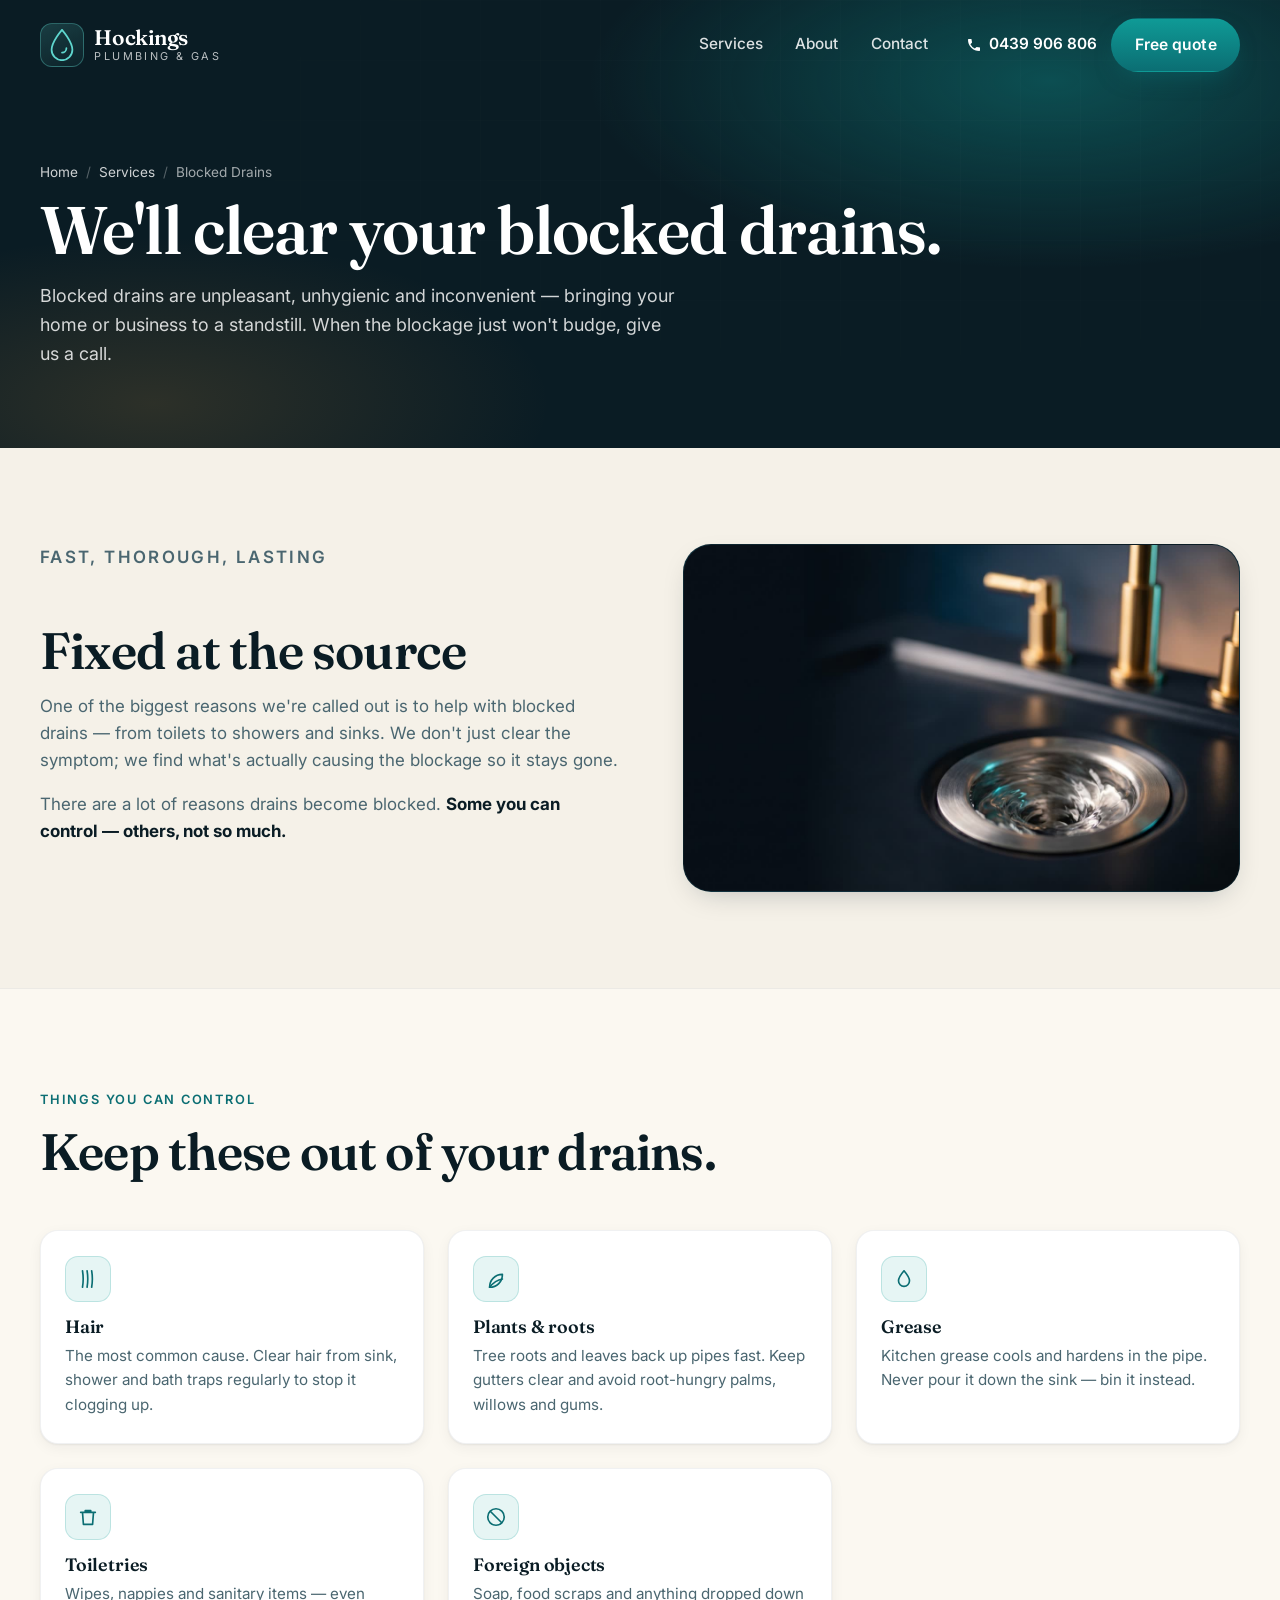
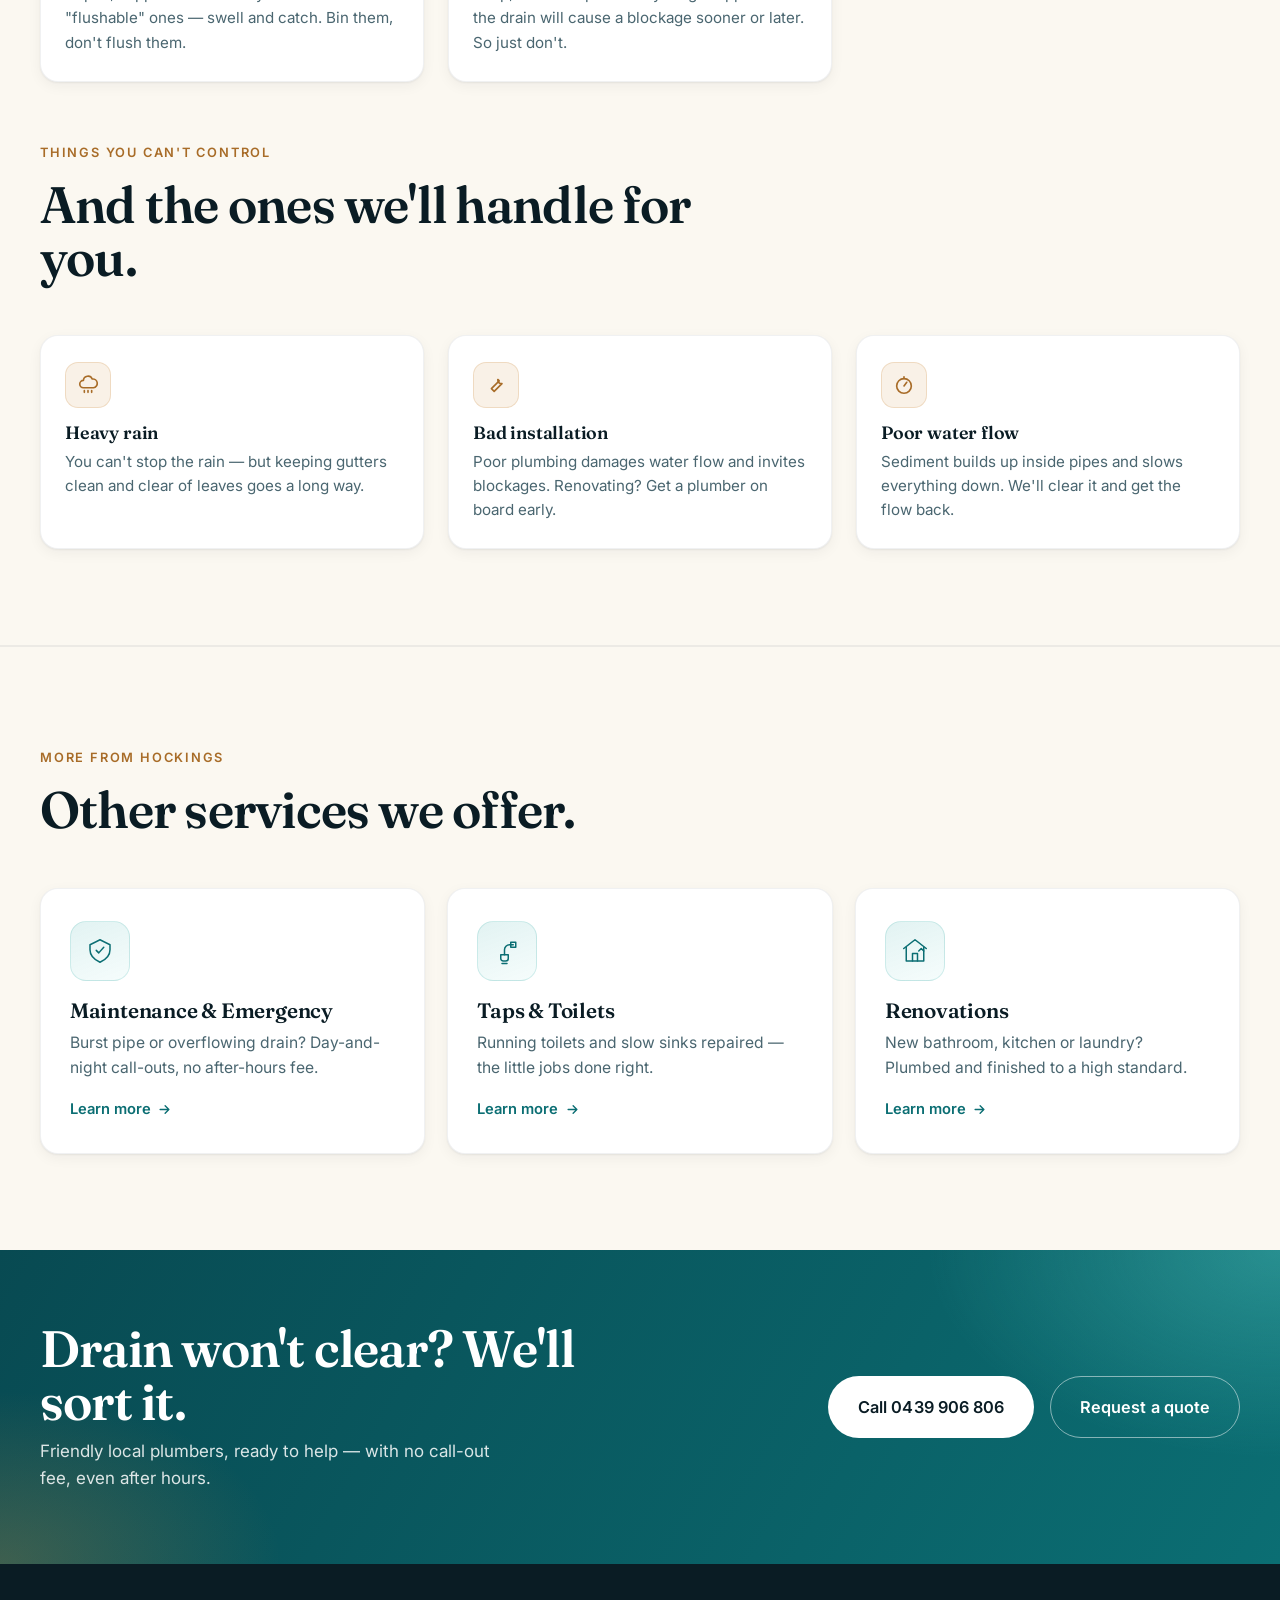
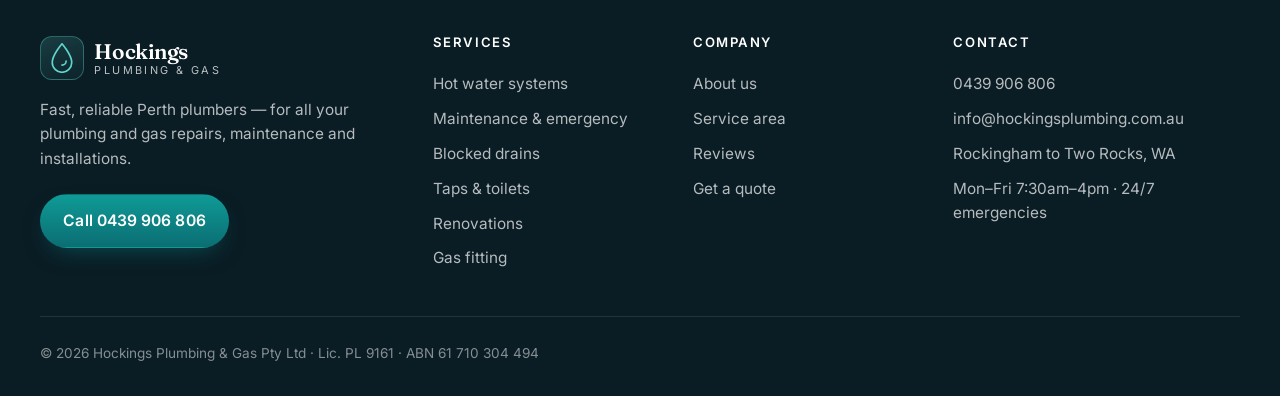
<file: drains.html>
<!DOCTYPE html>
<html lang="en-AU">
<head>
  <meta charset="UTF-8" />
  <meta name="viewport" content="width=device-width, initial-scale=1.0" />
  <meta name="robots" content="noindex, nofollow" />
  <title>Blocked Drains — Hockings Plumbing &amp; Gas, Perth</title>
  <meta name="description" content="Blocked drains cleared fast across Perth. Hockings finds the real cause — hair, roots, grease or worse — and fixes it at the source. No call-out fee, even after hours." />
  <link rel="preconnect" href="https://fonts.googleapis.com" />
  <link rel="preconnect" href="https://fonts.gstatic.com" crossorigin />
  <link href="https://fonts.googleapis.com/css2?family=Fraunces:opsz,wght@9..144,400;9..144,500;9..144,600;9..144,700&family=Inter:wght@400;500;600;700&display=swap" rel="stylesheet" />
  <link rel="stylesheet" href="styles.css" />
</head>
<body>
  <a class="skip-link" href="#main">Skip to content</a>

  <header class="site-header" id="header">
    <div class="container header-inner">
      <a href="index.html" class="brand" aria-label="Hockings Plumbing and Gas — home">
        <span class="brand-mark" aria-hidden="true">
          <svg viewBox="0 0 32 40" width="26" height="32"><path d="M16 1C16 1 3 16 3 26a13 13 0 0 0 26 0C29 16 16 1 16 1Z" fill="none" stroke="currentColor" stroke-width="2.2" stroke-linejoin="round"/><path d="M21.5 24a5.5 5.5 0 0 1-5.5 5.5" fill="none" stroke="currentColor" stroke-width="2.2" stroke-linecap="round"/></svg>
        </span>
        <span class="brand-text"><span class="brand-name">Hockings</span><span class="brand-sub">Plumbing &amp; Gas</span></span>
      </a>
      <nav class="nav" aria-label="Primary">
        <a href="index.html#services">Services</a>
        <a href="about.html">About</a>
        <a href="index.html#contact">Contact</a>
      </nav>
      <div class="header-cta">
        <a class="phone-link" href="tel:+61439906806">
          <svg viewBox="0 0 24 24" width="16" height="16" aria-hidden="true"><path fill="currentColor" d="M6.6 10.8a15.5 15.5 0 0 0 6.6 6.6l2.2-2.2a1 1 0 0 1 1-.25 11.4 11.4 0 0 0 3.6.58 1 1 0 0 1 1 1V20a1 1 0 0 1-1 1A17 17 0 0 1 3 4a1 1 0 0 1 1-1h3.5a1 1 0 0 1 1 1 11.4 11.4 0 0 0 .57 3.6 1 1 0 0 1-.25 1Z"/></svg>
          0439 906 806
        </a>
        <a class="btn btn-primary" href="index.html#contact">Free quote</a>
      </div>
      <button class="nav-toggle" id="navToggle" aria-label="Open menu" aria-expanded="false" aria-controls="mobileNav"><span></span><span></span><span></span></button>
    </div>
    <div class="mobile-nav" id="mobileNav" aria-hidden="true">
      <a href="index.html#services">Services</a>
      <a href="about.html">About</a>
      <a href="index.html#contact">Contact</a>
      <a class="btn btn-primary mobile-quote" href="index.html#contact">Get a free quote</a>
      <a class="phone-link" href="tel:+61439906806">Call 0439 906 806</a>
    </div>
  </header>

  <main id="main">
    <section class="page-hero">
      <div class="container">
        <nav class="breadcrumb" aria-label="Breadcrumb">
          <a href="index.html">Home</a> <i aria-hidden="true">/</i>
          <a href="index.html#services">Services</a> <i aria-hidden="true">/</i>
          <span>Blocked Drains</span>
        </nav>
        <h1>We'll clear your blocked&nbsp;drains.</h1>
        <p>Blocked drains are unpleasant, unhygienic and inconvenient — bringing your home or business to a standstill. When the blockage just won't budge, give us a call.</p>
      </div>
    </section>

    <section class="section">
      <div class="container split top">
        <div class="split-copy rich">
          <p class="eyebrow">Fast, thorough, lasting</p>
          <h2>Fixed at the source</h2>
          <p>One of the biggest reasons we're called out is to help with blocked drains — from toilets to showers and sinks. We don't just clear the symptom; we find what's actually causing the blockage so it stays gone.</p>
          <p>There are a lot of reasons drains become blocked. <strong>Some you can control — others, not so much.</strong></p>
        </div>
        <div class="split-media">
          <div class="photo-frame wide">
            <img class="photo" src="assets/service-drains.jpg" alt="Hockings clearing a blocked drain in Perth" />
            <div class="photo-ph" aria-hidden="true">
              <svg viewBox="0 0 24 24" width="34" height="34" fill="none" stroke="currentColor" stroke-width="1.4"><rect x="3" y="5" width="18" height="14" rx="2"/><circle cx="8.5" cy="10" r="1.5"/><path d="m21 16-5-5L5 21"/></svg>
              <span>Photo goes here</span>
              <code>assets/service-drains.jpg</code>
            </div>
          </div>
        </div>
      </div>
    </section>

    <section class="section tint">
      <div class="container">
        <header class="section-head reveal" data-reveal>
          <p class="eyebrow">Things you can control</p>
          <h2>Keep these out of your drains.</h2>
        </header>
        <div class="feature-cards">
          <div class="feature-card reveal" data-reveal>
            <span class="fc-icon teal"><svg viewBox="0 0 24 24" width="22" height="22" fill="none" stroke="currentColor" stroke-width="1.8" stroke-linecap="round"><path d="M6 3c1 6 1 12 0 18M11 3c1 6 1 12 0 18M16 3c1 6 1 12 0 18"/></svg></span>
            <h3>Hair</h3>
            <p>The most common cause. Clear hair from sink, shower and bath traps regularly to stop it clogging up.</p>
          </div>
          <div class="feature-card reveal" data-reveal>
            <span class="fc-icon teal"><svg viewBox="0 0 24 24" width="22" height="22" fill="none" stroke="currentColor" stroke-width="1.8" stroke-linecap="round" stroke-linejoin="round"><path d="M5 21c0-8 6-14 14-14 0 8-6 14-14 14Z"/><path d="M5 21C9 16 13 13 19 12"/></svg></span>
            <h3>Plants &amp; roots</h3>
            <p>Tree roots and leaves back up pipes fast. Keep gutters clear and avoid root-hungry palms, willows and gums.</p>
          </div>
          <div class="feature-card reveal" data-reveal>
            <span class="fc-icon teal"><svg viewBox="0 0 24 24" width="22" height="22" fill="none" stroke="currentColor" stroke-width="1.8" stroke-linecap="round" stroke-linejoin="round"><path d="M12 3s6 7 6 11a6 6 0 0 1-12 0c0-4 6-11 6-11Z"/></svg></span>
            <h3>Grease</h3>
            <p>Kitchen grease cools and hardens in the pipe. Never pour it down the sink — bin it instead.</p>
          </div>
          <div class="feature-card reveal" data-reveal>
            <span class="fc-icon teal"><svg viewBox="0 0 24 24" width="22" height="22" fill="none" stroke="currentColor" stroke-width="1.8" stroke-linecap="round" stroke-linejoin="round"><path d="M4 7h16M9 7V5h6v2M6 7l1 13h10l1-13"/></svg></span>
            <h3>Toiletries</h3>
            <p>Wipes, nappies and sanitary items — even "flushable" ones — swell and catch. Bin them, don't flush them.</p>
          </div>
          <div class="feature-card reveal" data-reveal>
            <span class="fc-icon teal"><svg viewBox="0 0 24 24" width="22" height="22" fill="none" stroke="currentColor" stroke-width="1.8" stroke-linecap="round"><circle cx="12" cy="12" r="9"/><path d="m6 6 12 12"/></svg></span>
            <h3>Foreign objects</h3>
            <p>Soap, food scraps and anything dropped down the drain will cause a blockage sooner or later. So just don't.</p>
          </div>
        </div>

        <header class="section-head reveal" data-reveal style="margin-top:3.5rem;">
          <p class="eyebrow eyebrow-dark">Things you can't control</p>
          <h2>And the ones we'll handle for you.</h2>
        </header>
        <div class="feature-cards">
          <div class="feature-card reveal" data-reveal>
            <span class="fc-icon"><svg viewBox="0 0 24 24" width="22" height="22" fill="none" stroke="currentColor" stroke-width="1.8" stroke-linecap="round" stroke-linejoin="round"><path d="M7 15a4 4 0 0 1 0-8 5 5 0 0 1 9.6-1.5A3.5 3.5 0 0 1 18 15H7Z"/><path d="M8 18v2M12 18v2M16 18v2"/></svg></span>
            <h3>Heavy rain</h3>
            <p>You can't stop the rain — but keeping gutters clean and clear of leaves goes a long way.</p>
          </div>
          <div class="feature-card reveal" data-reveal>
            <span class="fc-icon"><svg viewBox="0 0 24 24" width="22" height="22" fill="none" stroke="currentColor" stroke-width="1.8" stroke-linecap="round" stroke-linejoin="round"><path d="M14 6a4 4 0 0 0 4.5 4.5l-8.5 8.5-3-3 8.5-8.5A4 4 0 0 0 14 6Z"/></svg></span>
            <h3>Bad installation</h3>
            <p>Poor plumbing damages water flow and invites blockages. Renovating? Get a plumber on board early.</p>
          </div>
          <div class="feature-card reveal" data-reveal>
            <span class="fc-icon"><svg viewBox="0 0 24 24" width="22" height="22" fill="none" stroke="currentColor" stroke-width="1.8" stroke-linecap="round" stroke-linejoin="round"><circle cx="12" cy="13" r="8"/><path d="M12 13 15 9M12 5V3"/></svg></span>
            <h3>Poor water flow</h3>
            <p>Sediment builds up inside pipes and slows everything down. We'll clear it and get the flow back.</p>
          </div>
        </div>
      </div>
    </section>

    <section class="section related">
      <div class="container">
        <header class="section-head reveal" data-reveal>
          <p class="eyebrow eyebrow-dark">More from Hockings</p>
          <h2>Other services we offer.</h2>
        </header>
        <div class="card-grid">
          <a class="service-card reveal" data-reveal href="maintenance-emergency.html">
            <span class="service-icon"><svg viewBox="0 0 48 48" width="30" height="30"><g fill="none" stroke="currentColor" stroke-width="2.4" stroke-linecap="round" stroke-linejoin="round"><path d="M24 6 8 14v8c0 10 7 16 16 20 9-4 16-10 16-20v-8L24 6Z"/><path d="m18 23 4 4 8-9"/></g></svg></span>
            <h3>Maintenance &amp; Emergency</h3>
            <p>Burst pipe or overflowing drain? Day-and-night call-outs, no after-hours fee.</p>
            <span class="service-more">Learn more <svg viewBox="0 0 24 24" width="15" height="15" aria-hidden="true"><path fill="none" stroke="currentColor" stroke-width="2.2" stroke-linecap="round" stroke-linejoin="round" d="M5 12h14M13 6l6 6-6 6"/></svg></span>
          </a>
          <a class="service-card reveal" data-reveal href="taps-toilets.html">
            <span class="service-icon"><svg viewBox="0 0 48 48" width="30" height="30"><g fill="none" stroke="currentColor" stroke-width="2.4" stroke-linecap="round" stroke-linejoin="round"><path d="M14 30h12v6a4 4 0 0 1-4 4h-4a4 4 0 0 1-4-4Z"/><path d="M20 30v-8a8 8 0 0 1 8-8h6"/><path d="M30 10h8v8h-8z"/><path d="M16 44h8"/></g></svg></span>
            <h3>Taps &amp; Toilets</h3>
            <p>Running toilets and slow sinks repaired — the little jobs done right.</p>
            <span class="service-more">Learn more <svg viewBox="0 0 24 24" width="15" height="15" aria-hidden="true"><path fill="none" stroke="currentColor" stroke-width="2.2" stroke-linecap="round" stroke-linejoin="round" d="M5 12h14M13 6l6 6-6 6"/></svg></span>
          </a>
          <a class="service-card reveal" data-reveal href="renovations.html">
            <span class="service-icon"><svg viewBox="0 0 48 48" width="30" height="30"><g fill="none" stroke="currentColor" stroke-width="2.4" stroke-linecap="round" stroke-linejoin="round"><path d="M6 20 24 6l18 14"/><path d="M10 18v22h28V18"/><path d="M20 40V28h8v12"/><path d="m30 24 4-4 4 4"/></g></svg></span>
            <h3>Renovations</h3>
            <p>New bathroom, kitchen or laundry? Plumbed and finished to a high standard.</p>
            <span class="service-more">Learn more <svg viewBox="0 0 24 24" width="15" height="15" aria-hidden="true"><path fill="none" stroke="currentColor" stroke-width="2.2" stroke-linecap="round" stroke-linejoin="round" d="M5 12h14M13 6l6 6-6 6"/></svg></span>
          </a>
        </div>
      </div>
    </section>

    <section class="cta-band" aria-label="Get in touch">
      <div class="container cta-inner">
        <div>
          <h2 class="reveal" data-reveal>Drain won't clear? We'll sort it.</h2>
          <p class="reveal" data-reveal>Friendly local plumbers, ready to help — with no call-out fee, even after hours.</p>
        </div>
        <div class="cta-actions reveal" data-reveal>
          <a class="btn btn-light btn-lg" href="tel:+61439906806">Call 0439 906 806</a>
          <a class="btn btn-outline-light btn-lg" href="index.html#contact">Request a quote</a>
        </div>
      </div>
    </section>
  </main>

  <footer class="site-footer">
    <div class="container footer-grid">
      <div class="footer-brand">
        <a href="index.html" class="brand brand-footer" aria-label="Hockings Plumbing and Gas">
          <span class="brand-mark" aria-hidden="true"><svg viewBox="0 0 32 40" width="24" height="30"><path d="M16 1C16 1 3 16 3 26a13 13 0 0 0 26 0C29 16 16 1 16 1Z" fill="none" stroke="currentColor" stroke-width="2.2" stroke-linejoin="round"/><path d="M21.5 24a5.5 5.5 0 0 1-5.5 5.5" fill="none" stroke="currentColor" stroke-width="2.2" stroke-linecap="round"/></svg></span>
          <span class="brand-text"><span class="brand-name">Hockings</span><span class="brand-sub">Plumbing &amp; Gas</span></span>
        </a>
        <p class="footer-tag">Fast, reliable Perth plumbers — for all your plumbing and gas repairs, maintenance and installations.</p>
        <a class="btn btn-primary" href="tel:+61439906806">Call 0439 906 806</a>
      </div>
      <div class="footer-col">
        <h4>Services</h4>
        <a href="hot-water.html">Hot water systems</a>
        <a href="maintenance-emergency.html">Maintenance &amp; emergency</a>
        <a href="drains.html">Blocked drains</a>
        <a href="taps-toilets.html">Taps &amp; toilets</a>
        <a href="renovations.html">Renovations</a>
        <a href="gas-fitting.html">Gas fitting</a>
      </div>
      <div class="footer-col">
        <h4>Company</h4>
        <a href="about.html">About us</a>
        <a href="index.html#area">Service area</a>
        <a href="index.html#reviews">Reviews</a>
        <a href="index.html#contact">Get a quote</a>
      </div>
      <div class="footer-col footer-contact">
        <h4>Contact</h4>
        <a href="tel:+61439906806">0439 906 806</a>
        <a href="mailto:info@hockingsplumbing.com.au">info@hockingsplumbing.com.au</a>
        <span>Rockingham to Two Rocks, WA</span>
        <span>Mon–Fri 7:30am–4pm · 24/7 emergencies</span>
      </div>
    </div>
    <div class="container footer-bottom">
      <span>© <span id="year">2026</span> Hockings Plumbing &amp; Gas Pty Ltd · Lic. PL 9161 · ABN 61 710 304 494</span>    </div>
  </footer>

  <a class="fab-call" href="tel:+61439906806" aria-label="Call Hockings Plumbing">
    <svg viewBox="0 0 24 24" width="22" height="22" aria-hidden="true"><path fill="currentColor" d="M6.6 10.8a15.5 15.5 0 0 0 6.6 6.6l2.2-2.2a1 1 0 0 1 1-.25 11.4 11.4 0 0 0 3.6.58 1 1 0 0 1 1 1V20a1 1 0 0 1-1 1A17 17 0 0 1 3 4a1 1 0 0 1 1-1h3.5a1 1 0 0 1 1 1 11.4 11.4 0 0 0 .57 3.6 1 1 0 0 1-.25 1Z"/></svg>
  </a>

  <script src="script.js"></script>
</body>
</html>
</file>
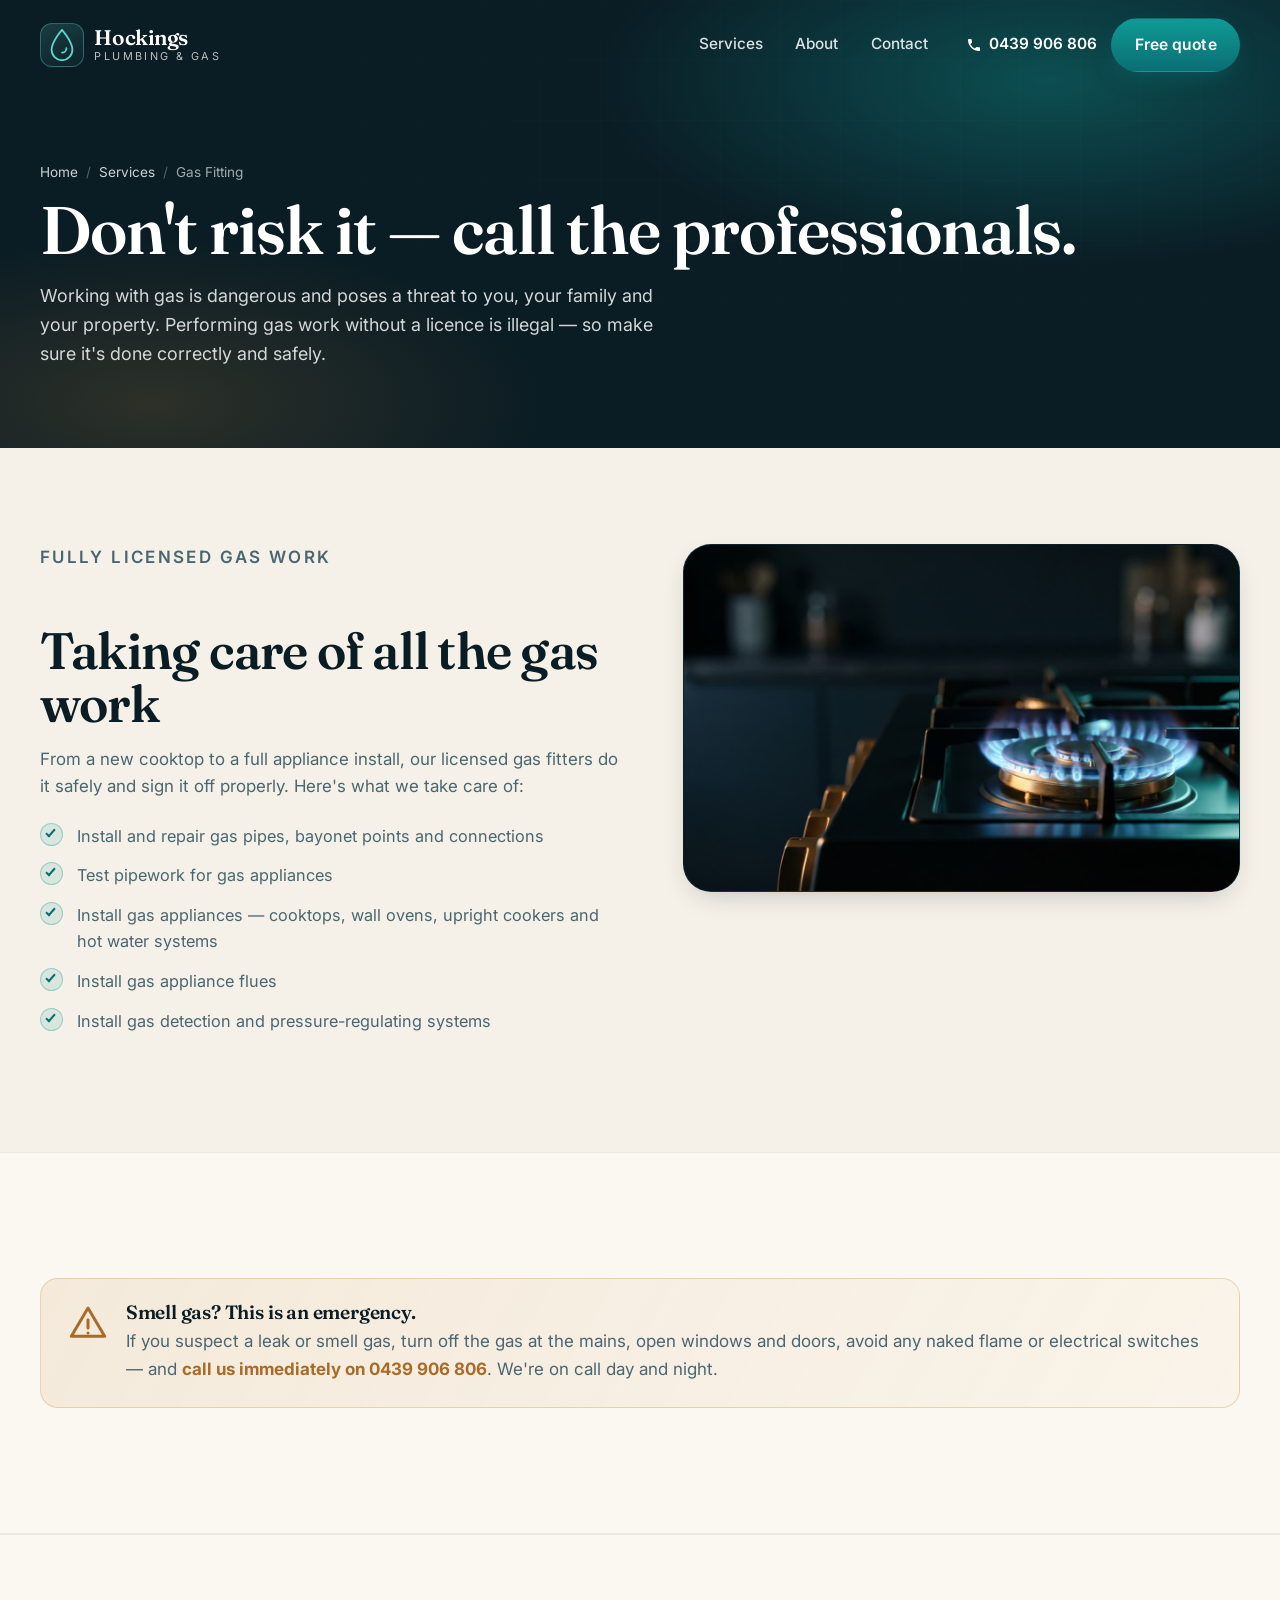
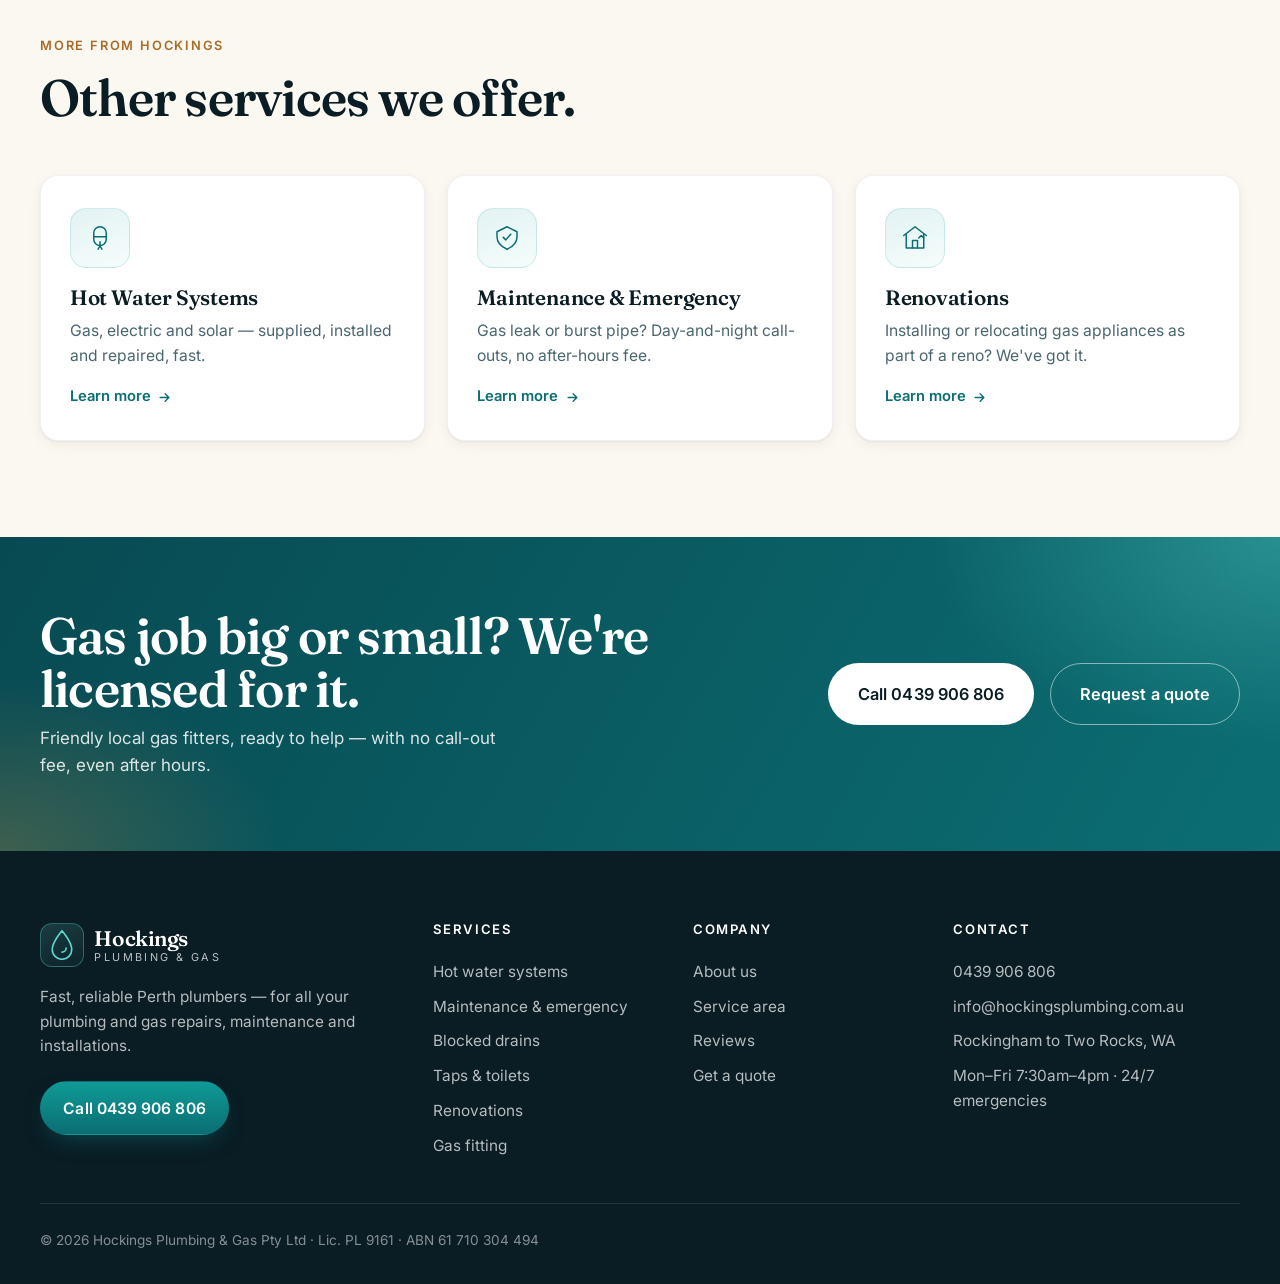
<file: gas-fitting.html>
<!DOCTYPE html>
<html lang="en-AU">
<head>
  <meta charset="UTF-8" />
  <meta name="viewport" content="width=device-width, initial-scale=1.0" />
  <meta name="robots" content="noindex, nofollow" />
  <title>Gas Fitting — Hockings Plumbing &amp; Gas, Perth</title>
  <meta name="description" content="Licensed gas fitting in Perth — cooktops, ovens, bayonets, flues, hot water and leak detection, all safely certified. Suspect a gas leak? Call Hockings immediately." />
  <link rel="preconnect" href="https://fonts.googleapis.com" />
  <link rel="preconnect" href="https://fonts.gstatic.com" crossorigin />
  <link href="https://fonts.googleapis.com/css2?family=Fraunces:opsz,wght@9..144,400;9..144,500;9..144,600;9..144,700&family=Inter:wght@400;500;600;700&display=swap" rel="stylesheet" />
  <link rel="stylesheet" href="styles.css" />
</head>
<body>
  <a class="skip-link" href="#main">Skip to content</a>

  <header class="site-header" id="header">
    <div class="container header-inner">
      <a href="index.html" class="brand" aria-label="Hockings Plumbing and Gas — home">
        <span class="brand-mark" aria-hidden="true">
          <svg viewBox="0 0 32 40" width="26" height="32"><path d="M16 1C16 1 3 16 3 26a13 13 0 0 0 26 0C29 16 16 1 16 1Z" fill="none" stroke="currentColor" stroke-width="2.2" stroke-linejoin="round"/><path d="M21.5 24a5.5 5.5 0 0 1-5.5 5.5" fill="none" stroke="currentColor" stroke-width="2.2" stroke-linecap="round"/></svg>
        </span>
        <span class="brand-text"><span class="brand-name">Hockings</span><span class="brand-sub">Plumbing &amp; Gas</span></span>
      </a>
      <nav class="nav" aria-label="Primary">
        <a href="index.html#services">Services</a>
        <a href="about.html">About</a>
        <a href="index.html#contact">Contact</a>
      </nav>
      <div class="header-cta">
        <a class="phone-link" href="tel:+61439906806">
          <svg viewBox="0 0 24 24" width="16" height="16" aria-hidden="true"><path fill="currentColor" d="M6.6 10.8a15.5 15.5 0 0 0 6.6 6.6l2.2-2.2a1 1 0 0 1 1-.25 11.4 11.4 0 0 0 3.6.58 1 1 0 0 1 1 1V20a1 1 0 0 1-1 1A17 17 0 0 1 3 4a1 1 0 0 1 1-1h3.5a1 1 0 0 1 1 1 11.4 11.4 0 0 0 .57 3.6 1 1 0 0 1-.25 1Z"/></svg>
          0439 906 806
        </a>
        <a class="btn btn-primary" href="index.html#contact">Free quote</a>
      </div>
      <button class="nav-toggle" id="navToggle" aria-label="Open menu" aria-expanded="false" aria-controls="mobileNav"><span></span><span></span><span></span></button>
    </div>
    <div class="mobile-nav" id="mobileNav" aria-hidden="true">
      <a href="index.html#services">Services</a>
      <a href="about.html">About</a>
      <a href="index.html#contact">Contact</a>
      <a class="btn btn-primary mobile-quote" href="index.html#contact">Get a free quote</a>
      <a class="phone-link" href="tel:+61439906806">Call 0439 906 806</a>
    </div>
  </header>

  <main id="main">
    <section class="page-hero">
      <div class="container">
        <nav class="breadcrumb" aria-label="Breadcrumb">
          <a href="index.html">Home</a> <i aria-hidden="true">/</i>
          <a href="index.html#services">Services</a> <i aria-hidden="true">/</i>
          <span>Gas Fitting</span>
        </nav>
        <h1>Don't risk it — call the&nbsp;professionals.</h1>
        <p>Working with gas is dangerous and poses a threat to you, your family and your property. Performing gas work without a licence is illegal — so make sure it's done correctly and safely.</p>
      </div>
    </section>

    <section class="section">
      <div class="container split top">
        <div class="split-copy rich">
          <p class="eyebrow">Fully licensed gas work</p>
          <h2>Taking care of all the gas work</h2>
          <p>From a new cooktop to a full appliance install, our licensed gas fitters do it safely and sign it off properly. Here's what we take care of:</p>
          <ul class="ticks">
            <li>Install and repair gas pipes, bayonet points and connections</li>
            <li>Test pipework for gas appliances</li>
            <li>Install gas appliances — cooktops, wall ovens, upright cookers and hot water systems</li>
            <li>Install gas appliance flues</li>
            <li>Install gas detection and pressure-regulating systems</li>
          </ul>
        </div>
        <div class="split-media">
          <div class="photo-frame wide">
            <img class="photo" src="assets/service-gas.jpg" alt="Hockings licensed gas fitter working on a gas appliance in Perth" />
            <div class="photo-ph" aria-hidden="true">
              <svg viewBox="0 0 24 24" width="34" height="34" fill="none" stroke="currentColor" stroke-width="1.4"><rect x="3" y="5" width="18" height="14" rx="2"/><circle cx="8.5" cy="10" r="1.5"/><path d="m21 16-5-5L5 21"/></svg>
              <span>Photo goes here</span>
              <code>assets/service-gas.jpg</code>
            </div>
          </div>
        </div>
      </div>
    </section>

    <section class="section tint">
      <div class="container">
        <div class="callout">
          <span class="co-icon" aria-hidden="true"><svg viewBox="0 0 24 24" width="40" height="40" fill="none" stroke="currentColor" stroke-width="1.8" stroke-linecap="round" stroke-linejoin="round"><path d="M12 3 2 20h20L12 3Z"/><path d="M12 10v5M12 18h.01"/></svg></span>
          <div>
            <h3>Smell gas? This is an emergency.</h3>
            <p>If you suspect a leak or smell gas, turn off the gas at the mains, open windows and doors, avoid any naked flame or electrical switches — and <a href="tel:+61439906806">call us immediately on 0439&nbsp;906&nbsp;806</a>. We're on call day and night.</p>
          </div>
        </div>
      </div>
    </section>

    <section class="section related">
      <div class="container">
        <header class="section-head reveal" data-reveal>
          <p class="eyebrow eyebrow-dark">More from Hockings</p>
          <h2>Other services we offer.</h2>
        </header>
        <div class="card-grid">
          <a class="service-card reveal" data-reveal href="hot-water.html">
            <span class="service-icon"><svg viewBox="0 0 48 48" width="30" height="30"><g fill="none" stroke="currentColor" stroke-width="2.4" stroke-linecap="round" stroke-linejoin="round"><rect x="14" y="6" width="20" height="30" rx="10"/><path d="M14 22h20"/><path d="M24 30v6m0 0c0 3-3 4-3 6m3-6c0 3 3 4 3 6"/></g></svg></span>
            <h3>Hot Water Systems</h3>
            <p>Gas, electric and solar — supplied, installed and repaired, fast.</p>
            <span class="service-more">Learn more <svg viewBox="0 0 24 24" width="15" height="15" aria-hidden="true"><path fill="none" stroke="currentColor" stroke-width="2.2" stroke-linecap="round" stroke-linejoin="round" d="M5 12h14M13 6l6 6-6 6"/></svg></span>
          </a>
          <a class="service-card reveal" data-reveal href="maintenance-emergency.html">
            <span class="service-icon"><svg viewBox="0 0 48 48" width="30" height="30"><g fill="none" stroke="currentColor" stroke-width="2.4" stroke-linecap="round" stroke-linejoin="round"><path d="M24 6 8 14v8c0 10 7 16 16 20 9-4 16-10 16-20v-8L24 6Z"/><path d="m18 23 4 4 8-9"/></g></svg></span>
            <h3>Maintenance &amp; Emergency</h3>
            <p>Gas leak or burst pipe? Day-and-night call-outs, no after-hours fee.</p>
            <span class="service-more">Learn more <svg viewBox="0 0 24 24" width="15" height="15" aria-hidden="true"><path fill="none" stroke="currentColor" stroke-width="2.2" stroke-linecap="round" stroke-linejoin="round" d="M5 12h14M13 6l6 6-6 6"/></svg></span>
          </a>
          <a class="service-card reveal" data-reveal href="renovations.html">
            <span class="service-icon"><svg viewBox="0 0 48 48" width="30" height="30"><g fill="none" stroke="currentColor" stroke-width="2.4" stroke-linecap="round" stroke-linejoin="round"><path d="M6 20 24 6l18 14"/><path d="M10 18v22h28V18"/><path d="M20 40V28h8v12"/><path d="m30 24 4-4 4 4"/></g></svg></span>
            <h3>Renovations</h3>
            <p>Installing or relocating gas appliances as part of a reno? We've got it.</p>
            <span class="service-more">Learn more <svg viewBox="0 0 24 24" width="15" height="15" aria-hidden="true"><path fill="none" stroke="currentColor" stroke-width="2.2" stroke-linecap="round" stroke-linejoin="round" d="M5 12h14M13 6l6 6-6 6"/></svg></span>
          </a>
        </div>
      </div>
    </section>

    <section class="cta-band" aria-label="Get in touch">
      <div class="container cta-inner">
        <div>
          <h2 class="reveal" data-reveal>Gas job big or small? We're licensed for it.</h2>
          <p class="reveal" data-reveal>Friendly local gas fitters, ready to help — with no call-out fee, even after hours.</p>
        </div>
        <div class="cta-actions reveal" data-reveal>
          <a class="btn btn-light btn-lg" href="tel:+61439906806">Call 0439 906 806</a>
          <a class="btn btn-outline-light btn-lg" href="index.html#contact">Request a quote</a>
        </div>
      </div>
    </section>
  </main>

  <footer class="site-footer">
    <div class="container footer-grid">
      <div class="footer-brand">
        <a href="index.html" class="brand brand-footer" aria-label="Hockings Plumbing and Gas">
          <span class="brand-mark" aria-hidden="true"><svg viewBox="0 0 32 40" width="24" height="30"><path d="M16 1C16 1 3 16 3 26a13 13 0 0 0 26 0C29 16 16 1 16 1Z" fill="none" stroke="currentColor" stroke-width="2.2" stroke-linejoin="round"/><path d="M21.5 24a5.5 5.5 0 0 1-5.5 5.5" fill="none" stroke="currentColor" stroke-width="2.2" stroke-linecap="round"/></svg></span>
          <span class="brand-text"><span class="brand-name">Hockings</span><span class="brand-sub">Plumbing &amp; Gas</span></span>
        </a>
        <p class="footer-tag">Fast, reliable Perth plumbers — for all your plumbing and gas repairs, maintenance and installations.</p>
        <a class="btn btn-primary" href="tel:+61439906806">Call 0439 906 806</a>
      </div>
      <div class="footer-col">
        <h4>Services</h4>
        <a href="hot-water.html">Hot water systems</a>
        <a href="maintenance-emergency.html">Maintenance &amp; emergency</a>
        <a href="drains.html">Blocked drains</a>
        <a href="taps-toilets.html">Taps &amp; toilets</a>
        <a href="renovations.html">Renovations</a>
        <a href="gas-fitting.html">Gas fitting</a>
      </div>
      <div class="footer-col">
        <h4>Company</h4>
        <a href="about.html">About us</a>
        <a href="index.html#area">Service area</a>
        <a href="index.html#reviews">Reviews</a>
        <a href="index.html#contact">Get a quote</a>
      </div>
      <div class="footer-col footer-contact">
        <h4>Contact</h4>
        <a href="tel:+61439906806">0439 906 806</a>
        <a href="mailto:info@hockingsplumbing.com.au">info@hockingsplumbing.com.au</a>
        <span>Rockingham to Two Rocks, WA</span>
        <span>Mon–Fri 7:30am–4pm · 24/7 emergencies</span>
      </div>
    </div>
    <div class="container footer-bottom">
      <span>© <span id="year">2026</span> Hockings Plumbing &amp; Gas Pty Ltd · Lic. PL 9161 · ABN 61 710 304 494</span>    </div>
  </footer>

  <a class="fab-call" href="tel:+61439906806" aria-label="Call Hockings Plumbing">
    <svg viewBox="0 0 24 24" width="22" height="22" aria-hidden="true"><path fill="currentColor" d="M6.6 10.8a15.5 15.5 0 0 0 6.6 6.6l2.2-2.2a1 1 0 0 1 1-.25 11.4 11.4 0 0 0 3.6.58 1 1 0 0 1 1 1V20a1 1 0 0 1-1 1A17 17 0 0 1 3 4a1 1 0 0 1 1-1h3.5a1 1 0 0 1 1 1 11.4 11.4 0 0 0 .57 3.6 1 1 0 0 1-.25 1Z"/></svg>
  </a>

  <script src="script.js"></script>
</body>
</html>
</file>
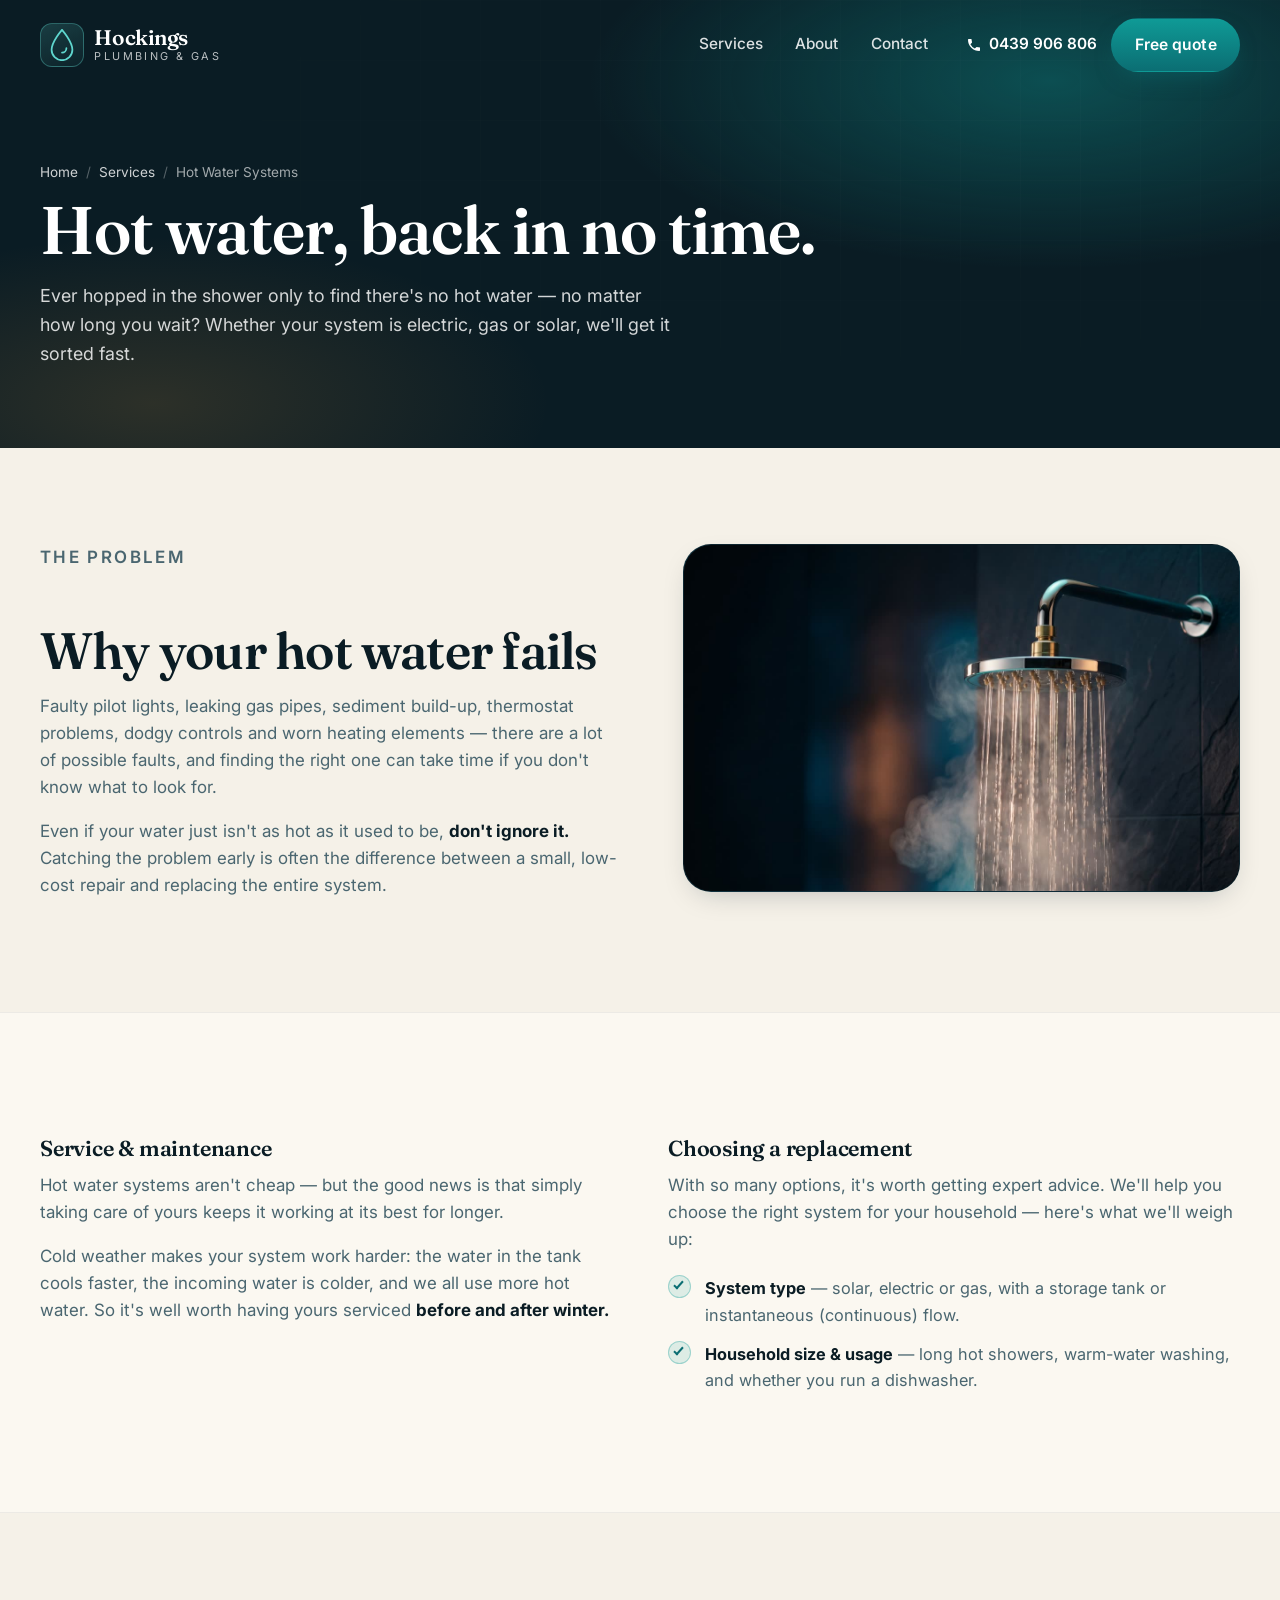
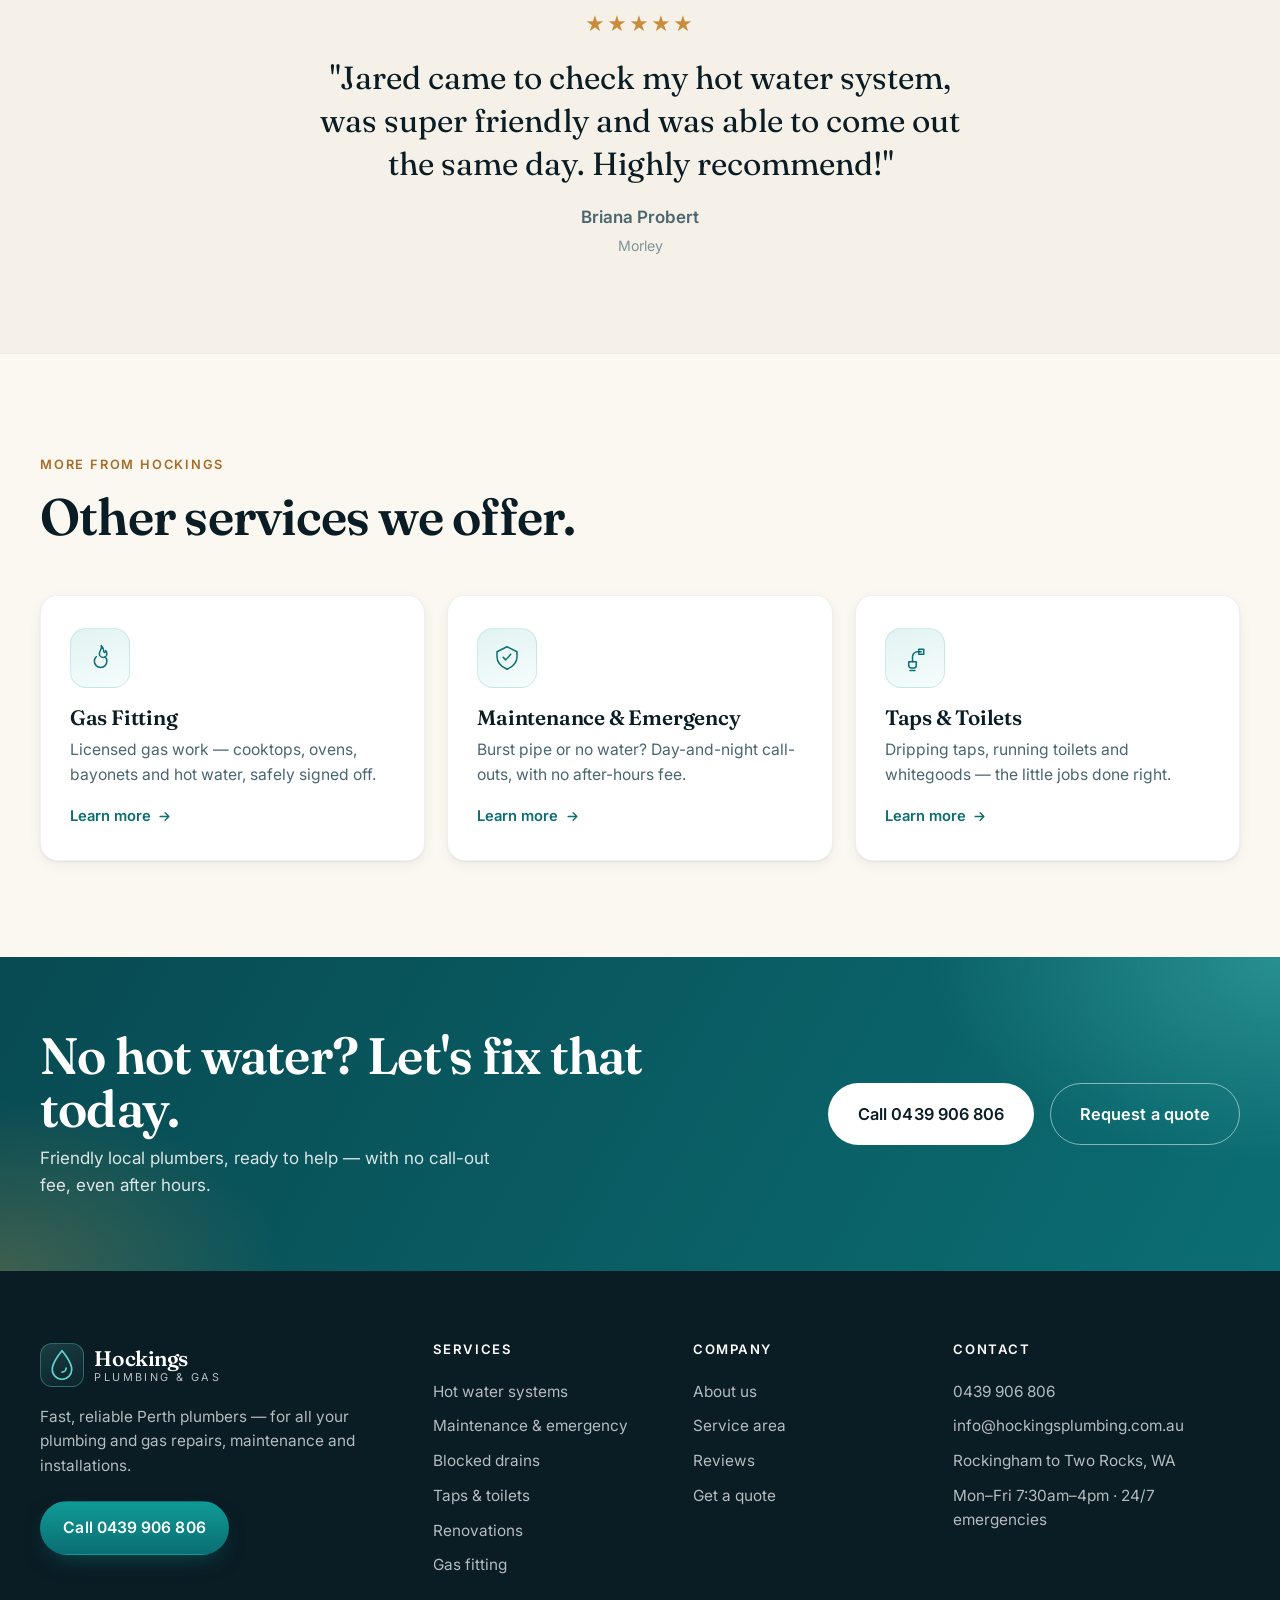
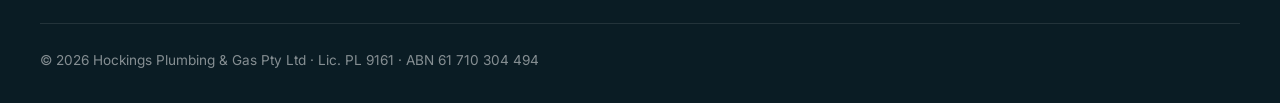
<file: hot-water.html>
<!DOCTYPE html>
<html lang="en-AU">
<head>
  <meta charset="UTF-8" />
  <meta name="viewport" content="width=device-width, initial-scale=1.0" />
  <meta name="robots" content="noindex, nofollow" />
  <title>Hot Water Systems — Hockings Plumbing &amp; Gas, Perth</title>
  <meta name="description" content="No hot water in Perth? Hockings repairs, services and replaces gas, electric and solar hot water systems — fast, with no call-out fee and a 7-year workmanship warranty." />
  <link rel="preconnect" href="https://fonts.googleapis.com" />
  <link rel="preconnect" href="https://fonts.gstatic.com" crossorigin />
  <link href="https://fonts.googleapis.com/css2?family=Fraunces:opsz,wght@9..144,400;9..144,500;9..144,600;9..144,700&family=Inter:wght@400;500;600;700&display=swap" rel="stylesheet" />
  <link rel="stylesheet" href="styles.css" />
</head>
<body>
  <a class="skip-link" href="#main">Skip to content</a>

  <header class="site-header" id="header">
    <div class="container header-inner">
      <a href="index.html" class="brand" aria-label="Hockings Plumbing and Gas — home">
        <span class="brand-mark" aria-hidden="true">
          <svg viewBox="0 0 32 40" width="26" height="32"><path d="M16 1C16 1 3 16 3 26a13 13 0 0 0 26 0C29 16 16 1 16 1Z" fill="none" stroke="currentColor" stroke-width="2.2" stroke-linejoin="round"/><path d="M21.5 24a5.5 5.5 0 0 1-5.5 5.5" fill="none" stroke="currentColor" stroke-width="2.2" stroke-linecap="round"/></svg>
        </span>
        <span class="brand-text"><span class="brand-name">Hockings</span><span class="brand-sub">Plumbing &amp; Gas</span></span>
      </a>
      <nav class="nav" aria-label="Primary">
        <a href="index.html#services">Services</a>
        <a href="about.html">About</a>
        <a href="index.html#contact">Contact</a>
      </nav>
      <div class="header-cta">
        <a class="phone-link" href="tel:+61439906806">
          <svg viewBox="0 0 24 24" width="16" height="16" aria-hidden="true"><path fill="currentColor" d="M6.6 10.8a15.5 15.5 0 0 0 6.6 6.6l2.2-2.2a1 1 0 0 1 1-.25 11.4 11.4 0 0 0 3.6.58 1 1 0 0 1 1 1V20a1 1 0 0 1-1 1A17 17 0 0 1 3 4a1 1 0 0 1 1-1h3.5a1 1 0 0 1 1 1 11.4 11.4 0 0 0 .57 3.6 1 1 0 0 1-.25 1Z"/></svg>
          0439 906 806
        </a>
        <a class="btn btn-primary" href="index.html#contact">Free quote</a>
      </div>
      <button class="nav-toggle" id="navToggle" aria-label="Open menu" aria-expanded="false" aria-controls="mobileNav"><span></span><span></span><span></span></button>
    </div>
    <div class="mobile-nav" id="mobileNav" aria-hidden="true">
      <a href="index.html#services">Services</a>
      <a href="about.html">About</a>
      <a href="index.html#contact">Contact</a>
      <a class="btn btn-primary mobile-quote" href="index.html#contact">Get a free quote</a>
      <a class="phone-link" href="tel:+61439906806">Call 0439 906 806</a>
    </div>
  </header>

  <main id="main">
    <section class="page-hero">
      <div class="container">
        <nav class="breadcrumb" aria-label="Breadcrumb">
          <a href="index.html">Home</a> <i aria-hidden="true">/</i>
          <a href="index.html#services">Services</a> <i aria-hidden="true">/</i>
          <span>Hot Water Systems</span>
        </nav>
        <h1>Hot water, back in no&nbsp;time.</h1>
        <p>Ever hopped in the shower only to find there's no hot water — no matter how long you wait? Whether your system is electric, gas or solar, we'll get it sorted fast.</p>
      </div>
    </section>

    <section class="section">
      <div class="container split top">
        <div class="split-copy rich">
          <p class="eyebrow">The problem</p>
          <h2>Why your hot water fails</h2>
          <p>Faulty pilot lights, leaking gas pipes, sediment build-up, thermostat problems, dodgy controls and worn heating elements — there are a lot of possible faults, and finding the right one can take time if you don't know what to look for.</p>
          <p>Even if your water just isn't as hot as it used to be, <strong>don't ignore it.</strong> Catching the problem early is often the difference between a small, low-cost repair and replacing the entire system.</p>
        </div>
        <div class="split-media">
          <div class="photo-frame wide">
            <img class="photo" src="assets/service-hot-water.jpg" alt="Hockings plumber servicing a hot water system in Perth" />
            <div class="photo-ph" aria-hidden="true">
              <svg viewBox="0 0 24 24" width="34" height="34" fill="none" stroke="currentColor" stroke-width="1.4"><rect x="3" y="5" width="18" height="14" rx="2"/><circle cx="8.5" cy="10" r="1.5"/><path d="m21 16-5-5L5 21"/></svg>
              <span>Photo goes here</span>
              <code>assets/service-hot-water.jpg</code>
            </div>
          </div>
        </div>
      </div>
    </section>

    <section class="section tint">
      <div class="container">
        <div class="two-col">
          <div class="rich">
            <h3>Service &amp; maintenance</h3>
            <p>Hot water systems aren't cheap — but the good news is that simply taking care of yours keeps it working at its best for longer.</p>
            <p>Cold weather makes your system work harder: the water in the tank cools faster, the incoming water is colder, and we all use more hot water. So it's well worth having yours serviced <strong>before and after winter.</strong></p>
          </div>
          <div class="rich">
            <h3>Choosing a replacement</h3>
            <p>With so many options, it's worth getting expert advice. We'll help you choose the right system for your household — here's what we'll weigh up:</p>
            <ul class="ticks">
              <li><strong>System type</strong> — solar, electric or gas, with a storage tank or instantaneous (continuous) flow.</li>
              <li><strong>Household size &amp; usage</strong> — long hot showers, warm-water washing, and whether you run a dishwasher.</li>
            </ul>
          </div>
        </div>
      </div>
    </section>

    <section class="section">
      <div class="container">
        <div class="pullquote reveal" data-reveal>
          <span class="stars" aria-hidden="true">★★★★★</span>
          <p>"Jared came to check my hot water system, was super friendly and was able to come out the same day. Highly recommend!"</p>
          <footer>Briana Probert<small>Morley</small></footer>
        </div>
      </div>
    </section>

    <section class="section related">
      <div class="container">
        <header class="section-head reveal" data-reveal>
          <p class="eyebrow eyebrow-dark">More from Hockings</p>
          <h2>Other services we offer.</h2>
        </header>
        <div class="card-grid">
          <a class="service-card reveal" data-reveal href="gas-fitting.html">
            <span class="service-icon"><svg viewBox="0 0 48 48" width="30" height="30"><g fill="none" stroke="currentColor" stroke-width="2.4" stroke-linecap="round" stroke-linejoin="round"><path d="M26 4c2 6-3 8-3 13a6 6 0 0 0 12 0c0-2-1-4-2-5 0 3-2 4-3 2 0-5-2-8-4-10Z"/><path d="M18 22a10 10 0 1 0 14 0"/></g></svg></span>
            <h3>Gas Fitting</h3>
            <p>Licensed gas work — cooktops, ovens, bayonets and hot water, safely signed off.</p>
            <span class="service-more">Learn more <svg viewBox="0 0 24 24" width="15" height="15" aria-hidden="true"><path fill="none" stroke="currentColor" stroke-width="2.2" stroke-linecap="round" stroke-linejoin="round" d="M5 12h14M13 6l6 6-6 6"/></svg></span>
          </a>
          <a class="service-card reveal" data-reveal href="maintenance-emergency.html">
            <span class="service-icon"><svg viewBox="0 0 48 48" width="30" height="30"><g fill="none" stroke="currentColor" stroke-width="2.4" stroke-linecap="round" stroke-linejoin="round"><path d="M24 6 8 14v8c0 10 7 16 16 20 9-4 16-10 16-20v-8L24 6Z"/><path d="m18 23 4 4 8-9"/></g></svg></span>
            <h3>Maintenance &amp; Emergency</h3>
            <p>Burst pipe or no water? Day-and-night call-outs, with no after-hours fee.</p>
            <span class="service-more">Learn more <svg viewBox="0 0 24 24" width="15" height="15" aria-hidden="true"><path fill="none" stroke="currentColor" stroke-width="2.2" stroke-linecap="round" stroke-linejoin="round" d="M5 12h14M13 6l6 6-6 6"/></svg></span>
          </a>
          <a class="service-card reveal" data-reveal href="taps-toilets.html">
            <span class="service-icon"><svg viewBox="0 0 48 48" width="30" height="30"><g fill="none" stroke="currentColor" stroke-width="2.4" stroke-linecap="round" stroke-linejoin="round"><path d="M14 30h12v6a4 4 0 0 1-4 4h-4a4 4 0 0 1-4-4Z"/><path d="M20 30v-8a8 8 0 0 1 8-8h6"/><path d="M30 10h8v8h-8z"/><path d="M16 44h8"/></g></svg></span>
            <h3>Taps &amp; Toilets</h3>
            <p>Dripping taps, running toilets and whitegoods — the little jobs done right.</p>
            <span class="service-more">Learn more <svg viewBox="0 0 24 24" width="15" height="15" aria-hidden="true"><path fill="none" stroke="currentColor" stroke-width="2.2" stroke-linecap="round" stroke-linejoin="round" d="M5 12h14M13 6l6 6-6 6"/></svg></span>
          </a>
        </div>
      </div>
    </section>

    <section class="cta-band" aria-label="Get in touch">
      <div class="container cta-inner">
        <div>
          <h2 class="reveal" data-reveal>No hot water? Let's fix that today.</h2>
          <p class="reveal" data-reveal>Friendly local plumbers, ready to help — with no call-out fee, even after hours.</p>
        </div>
        <div class="cta-actions reveal" data-reveal>
          <a class="btn btn-light btn-lg" href="tel:+61439906806">Call 0439 906 806</a>
          <a class="btn btn-outline-light btn-lg" href="index.html#contact">Request a quote</a>
        </div>
      </div>
    </section>
  </main>

  <footer class="site-footer">
    <div class="container footer-grid">
      <div class="footer-brand">
        <a href="index.html" class="brand brand-footer" aria-label="Hockings Plumbing and Gas">
          <span class="brand-mark" aria-hidden="true"><svg viewBox="0 0 32 40" width="24" height="30"><path d="M16 1C16 1 3 16 3 26a13 13 0 0 0 26 0C29 16 16 1 16 1Z" fill="none" stroke="currentColor" stroke-width="2.2" stroke-linejoin="round"/><path d="M21.5 24a5.5 5.5 0 0 1-5.5 5.5" fill="none" stroke="currentColor" stroke-width="2.2" stroke-linecap="round"/></svg></span>
          <span class="brand-text"><span class="brand-name">Hockings</span><span class="brand-sub">Plumbing &amp; Gas</span></span>
        </a>
        <p class="footer-tag">Fast, reliable Perth plumbers — for all your plumbing and gas repairs, maintenance and installations.</p>
        <a class="btn btn-primary" href="tel:+61439906806">Call 0439 906 806</a>
      </div>
      <div class="footer-col">
        <h4>Services</h4>
        <a href="hot-water.html">Hot water systems</a>
        <a href="maintenance-emergency.html">Maintenance &amp; emergency</a>
        <a href="drains.html">Blocked drains</a>
        <a href="taps-toilets.html">Taps &amp; toilets</a>
        <a href="renovations.html">Renovations</a>
        <a href="gas-fitting.html">Gas fitting</a>
      </div>
      <div class="footer-col">
        <h4>Company</h4>
        <a href="about.html">About us</a>
        <a href="index.html#area">Service area</a>
        <a href="index.html#reviews">Reviews</a>
        <a href="index.html#contact">Get a quote</a>
      </div>
      <div class="footer-col footer-contact">
        <h4>Contact</h4>
        <a href="tel:+61439906806">0439 906 806</a>
        <a href="mailto:info@hockingsplumbing.com.au">info@hockingsplumbing.com.au</a>
        <span>Rockingham to Two Rocks, WA</span>
        <span>Mon–Fri 7:30am–4pm · 24/7 emergencies</span>
      </div>
    </div>
    <div class="container footer-bottom">
      <span>© <span id="year">2026</span> Hockings Plumbing &amp; Gas Pty Ltd · Lic. PL 9161 · ABN 61 710 304 494</span>    </div>
  </footer>

  <a class="fab-call" href="tel:+61439906806" aria-label="Call Hockings Plumbing">
    <svg viewBox="0 0 24 24" width="22" height="22" aria-hidden="true"><path fill="currentColor" d="M6.6 10.8a15.5 15.5 0 0 0 6.6 6.6l2.2-2.2a1 1 0 0 1 1-.25 11.4 11.4 0 0 0 3.6.58 1 1 0 0 1 1 1V20a1 1 0 0 1-1 1A17 17 0 0 1 3 4a1 1 0 0 1 1-1h3.5a1 1 0 0 1 1 1 11.4 11.4 0 0 0 .57 3.6 1 1 0 0 1-.25 1Z"/></svg>
  </a>

  <script src="script.js"></script>
</body>
</html>
</file>
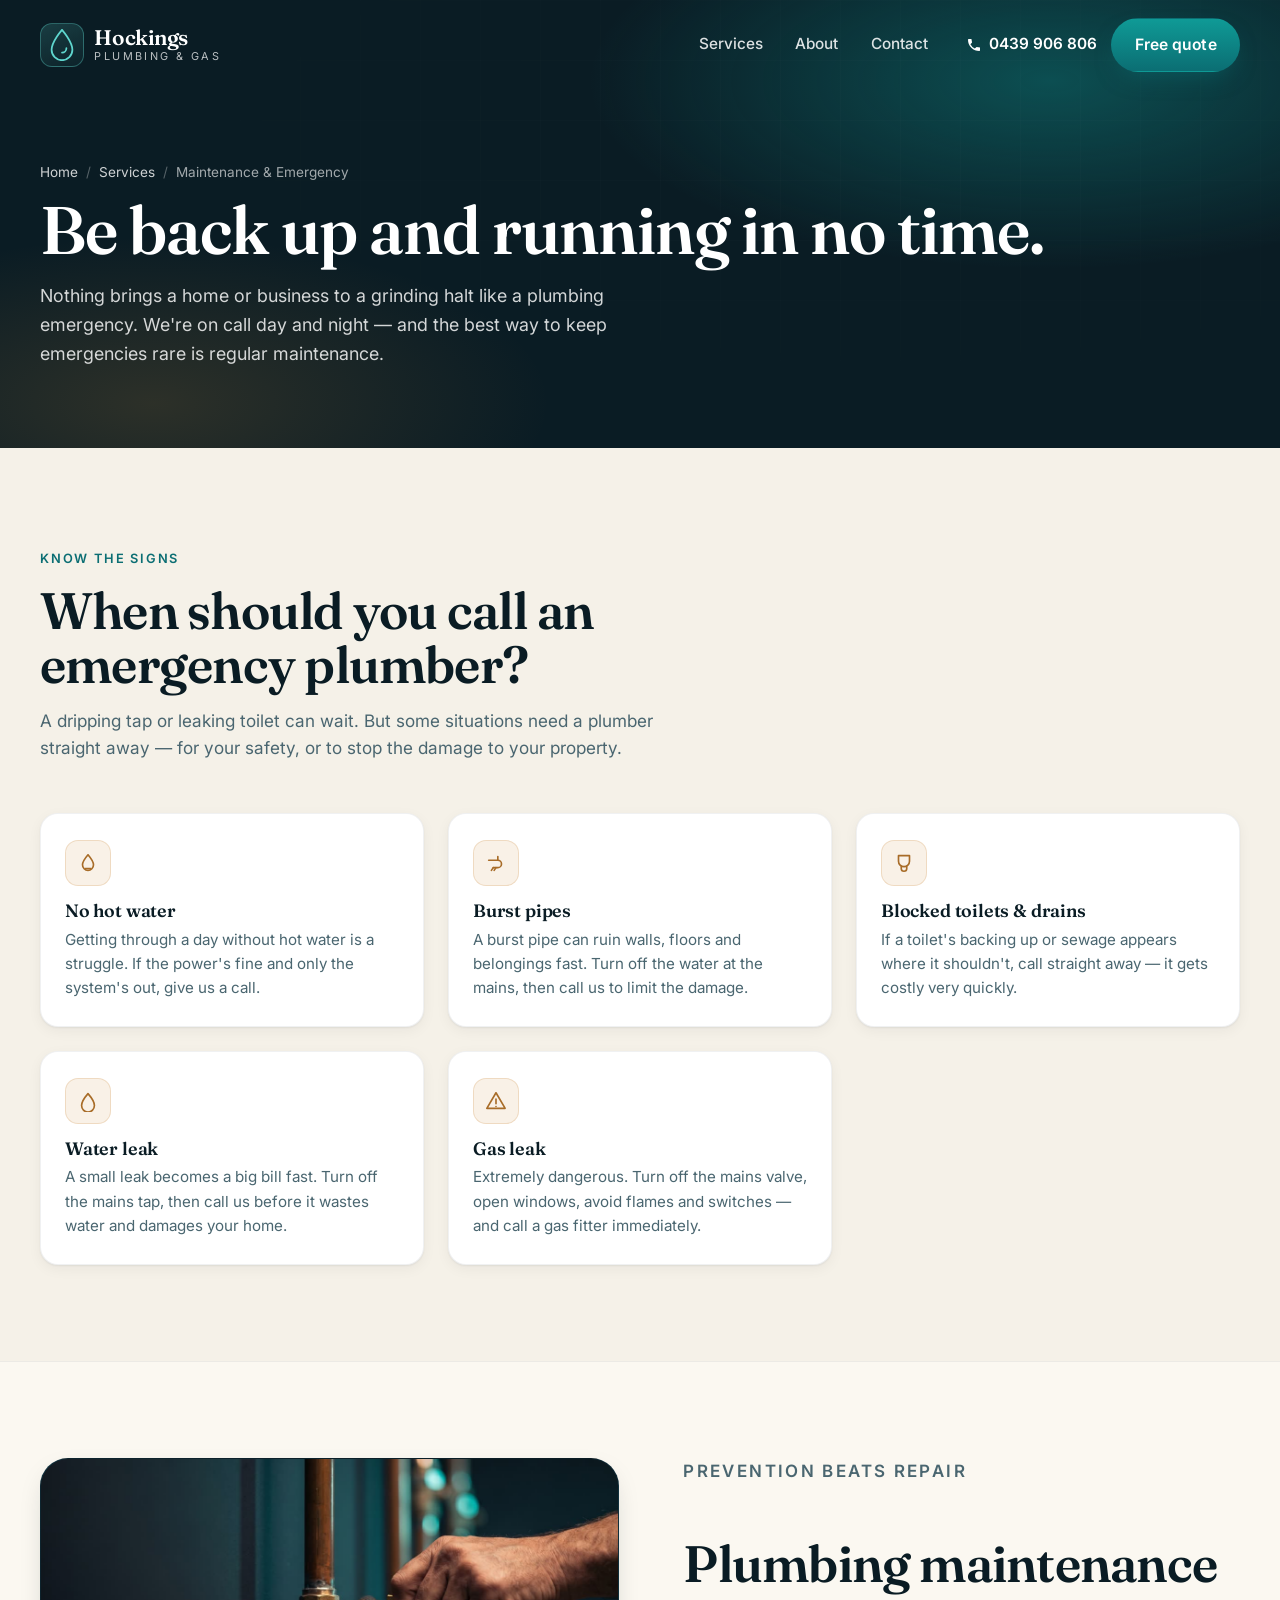
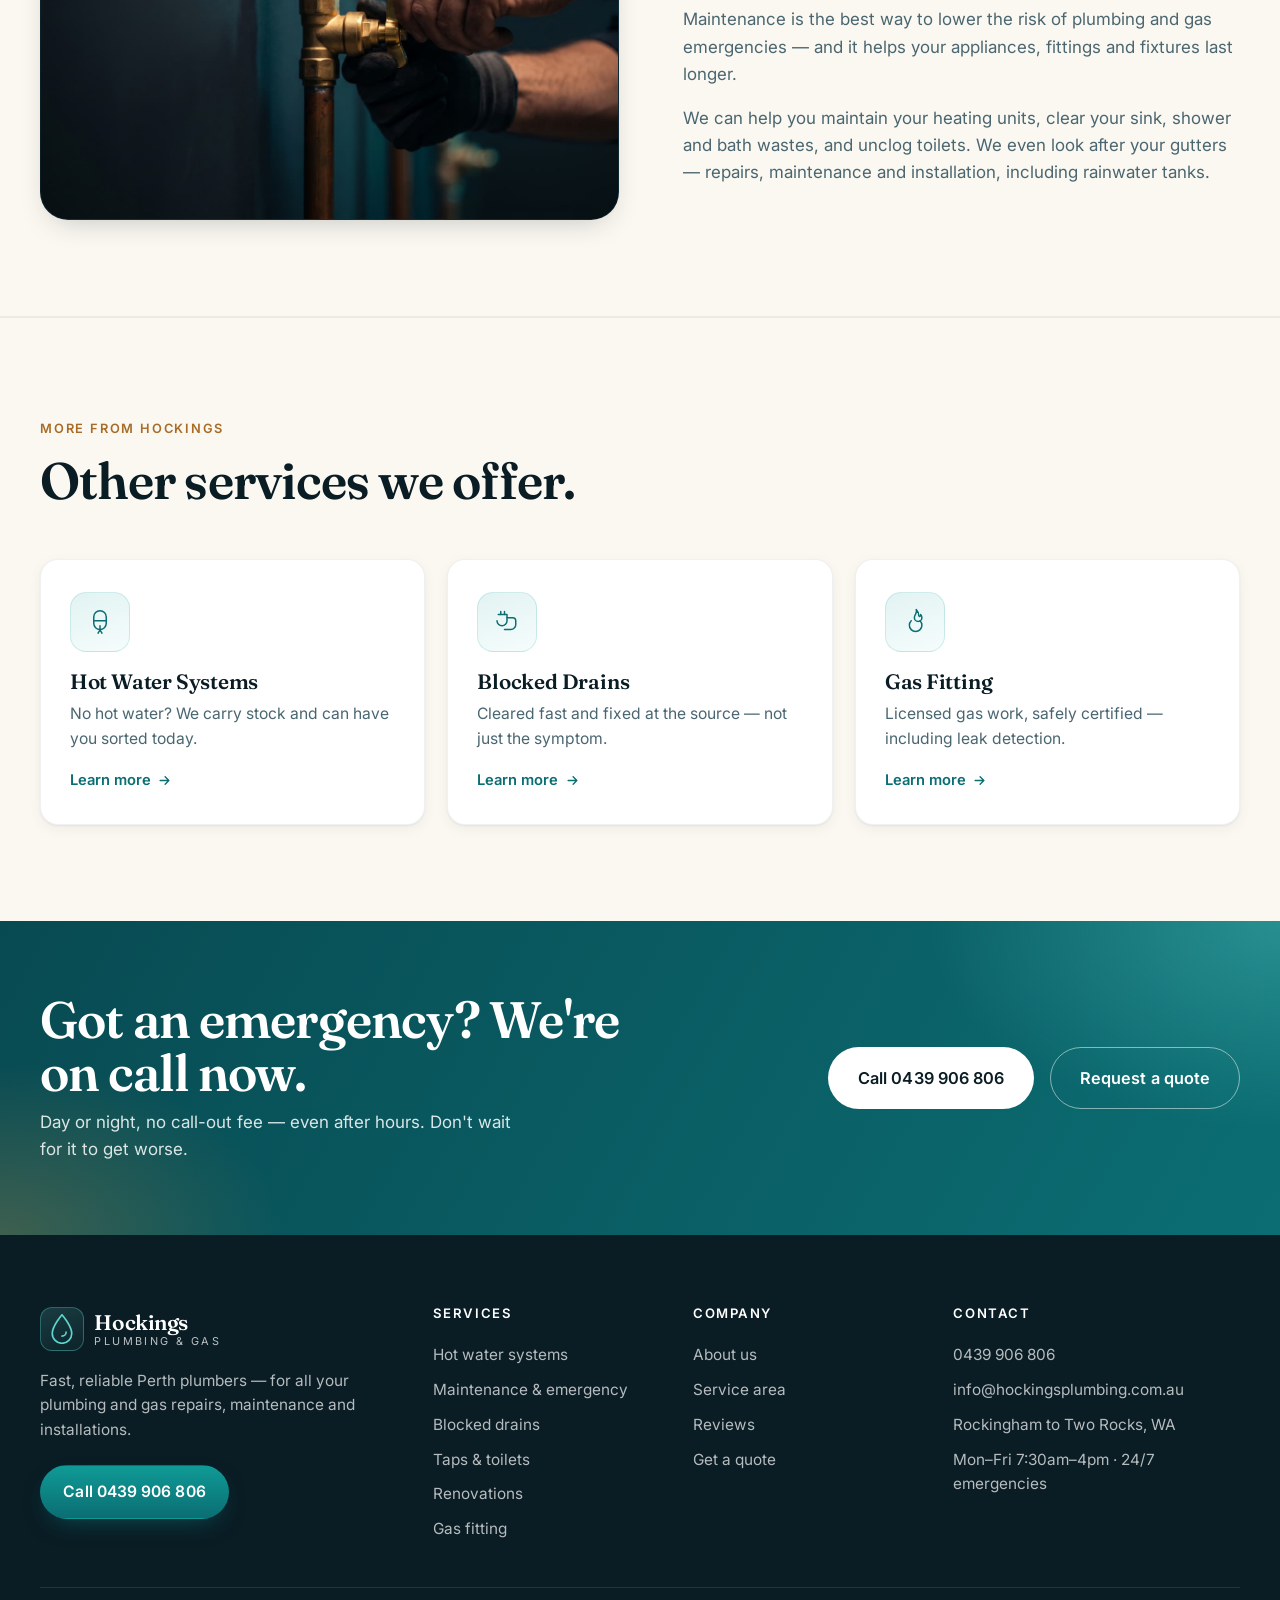
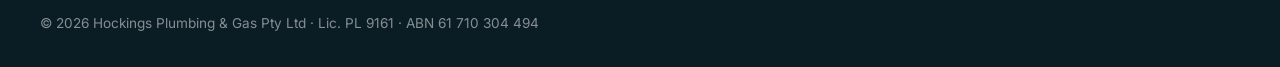
<file: maintenance-emergency.html>
<!DOCTYPE html>
<html lang="en-AU">
<head>
  <meta charset="UTF-8" />
  <meta name="viewport" content="width=device-width, initial-scale=1.0" />
  <meta name="robots" content="noindex, nofollow" />
  <title>Maintenance &amp; Emergency Plumbing — Hockings Plumbing &amp; Gas, Perth</title>
  <meta name="description" content="24/7 emergency plumbing across Perth — burst pipes, water leaks, gas leaks, blocked toilets and no hot water. No call-out fee, even after hours. Plus preventative maintenance." />
  <link rel="preconnect" href="https://fonts.googleapis.com" />
  <link rel="preconnect" href="https://fonts.gstatic.com" crossorigin />
  <link href="https://fonts.googleapis.com/css2?family=Fraunces:opsz,wght@9..144,400;9..144,500;9..144,600;9..144,700&family=Inter:wght@400;500;600;700&display=swap" rel="stylesheet" />
  <link rel="stylesheet" href="styles.css" />
</head>
<body>
  <a class="skip-link" href="#main">Skip to content</a>

  <header class="site-header" id="header">
    <div class="container header-inner">
      <a href="index.html" class="brand" aria-label="Hockings Plumbing and Gas — home">
        <span class="brand-mark" aria-hidden="true">
          <svg viewBox="0 0 32 40" width="26" height="32"><path d="M16 1C16 1 3 16 3 26a13 13 0 0 0 26 0C29 16 16 1 16 1Z" fill="none" stroke="currentColor" stroke-width="2.2" stroke-linejoin="round"/><path d="M21.5 24a5.5 5.5 0 0 1-5.5 5.5" fill="none" stroke="currentColor" stroke-width="2.2" stroke-linecap="round"/></svg>
        </span>
        <span class="brand-text"><span class="brand-name">Hockings</span><span class="brand-sub">Plumbing &amp; Gas</span></span>
      </a>
      <nav class="nav" aria-label="Primary">
        <a href="index.html#services">Services</a>
        <a href="about.html">About</a>
        <a href="index.html#contact">Contact</a>
      </nav>
      <div class="header-cta">
        <a class="phone-link" href="tel:+61439906806">
          <svg viewBox="0 0 24 24" width="16" height="16" aria-hidden="true"><path fill="currentColor" d="M6.6 10.8a15.5 15.5 0 0 0 6.6 6.6l2.2-2.2a1 1 0 0 1 1-.25 11.4 11.4 0 0 0 3.6.58 1 1 0 0 1 1 1V20a1 1 0 0 1-1 1A17 17 0 0 1 3 4a1 1 0 0 1 1-1h3.5a1 1 0 0 1 1 1 11.4 11.4 0 0 0 .57 3.6 1 1 0 0 1-.25 1Z"/></svg>
          0439 906 806
        </a>
        <a class="btn btn-primary" href="index.html#contact">Free quote</a>
      </div>
      <button class="nav-toggle" id="navToggle" aria-label="Open menu" aria-expanded="false" aria-controls="mobileNav"><span></span><span></span><span></span></button>
    </div>
    <div class="mobile-nav" id="mobileNav" aria-hidden="true">
      <a href="index.html#services">Services</a>
      <a href="about.html">About</a>
      <a href="index.html#contact">Contact</a>
      <a class="btn btn-primary mobile-quote" href="index.html#contact">Get a free quote</a>
      <a class="phone-link" href="tel:+61439906806">Call 0439 906 806</a>
    </div>
  </header>

  <main id="main">
    <section class="page-hero">
      <div class="container">
        <nav class="breadcrumb" aria-label="Breadcrumb">
          <a href="index.html">Home</a> <i aria-hidden="true">/</i>
          <a href="index.html#services">Services</a> <i aria-hidden="true">/</i>
          <span>Maintenance &amp; Emergency</span>
        </nav>
        <h1>Be back up and running in no&nbsp;time.</h1>
        <p>Nothing brings a home or business to a grinding halt like a plumbing emergency. We're on call day and night — and the best way to keep emergencies rare is regular maintenance.</p>
      </div>
    </section>

    <section class="section">
      <div class="container">
        <header class="section-head reveal" data-reveal>
          <p class="eyebrow">Know the signs</p>
          <h2>When should you call an emergency plumber?</h2>
          <p class="section-sub">A dripping tap or leaking toilet can wait. But some situations need a plumber straight away — for your safety, or to stop the damage to your property.</p>
        </header>
        <div class="feature-cards">
          <div class="feature-card reveal" data-reveal>
            <span class="fc-icon"><svg viewBox="0 0 24 24" width="22" height="22" fill="none" stroke="currentColor" stroke-width="1.8" stroke-linecap="round" stroke-linejoin="round"><path d="M12 3s6 7 6 11a6 6 0 0 1-12 0c0-4 6-11 6-11Z"/><path d="M9 18h6"/></svg></span>
            <h3>No hot water</h3>
            <p>Getting through a day without hot water is a struggle. If the power's fine and only the system's out, give us a call.</p>
          </div>
          <div class="feature-card reveal" data-reveal>
            <span class="fc-icon"><svg viewBox="0 0 24 24" width="22" height="22" fill="none" stroke="currentColor" stroke-width="1.8" stroke-linecap="round" stroke-linejoin="round"><path d="M4 9h10a4 4 0 0 1 0 8H9"/><path d="M14 9V5M9 17l-2 3M12 17l-2 3"/></svg></span>
            <h3>Burst pipes</h3>
            <p>A burst pipe can ruin walls, floors and belongings fast. Turn off the water at the mains, then call us to limit the damage.</p>
          </div>
          <div class="feature-card reveal" data-reveal>
            <span class="fc-icon"><svg viewBox="0 0 24 24" width="22" height="22" fill="none" stroke="currentColor" stroke-width="1.8" stroke-linecap="round" stroke-linejoin="round"><path d="M6 4h12v6a6 6 0 0 1-12 0Z"/><path d="M9 16v2a3 3 0 0 0 6 0v-2"/></svg></span>
            <h3>Blocked toilets &amp; drains</h3>
            <p>If a toilet's backing up or sewage appears where it shouldn't, call straight away — it gets costly very quickly.</p>
          </div>
          <div class="feature-card reveal" data-reveal>
            <span class="fc-icon"><svg viewBox="0 0 24 24" width="22" height="22" fill="none" stroke="currentColor" stroke-width="1.8" stroke-linecap="round" stroke-linejoin="round"><path d="M12 4s7 8 7 13a7 7 0 0 1-14 0c0-5 7-13 7-13Z"/></svg></span>
            <h3>Water leak</h3>
            <p>A small leak becomes a big bill fast. Turn off the mains tap, then call us before it wastes water and damages your home.</p>
          </div>
          <div class="feature-card reveal" data-reveal>
            <span class="fc-icon"><svg viewBox="0 0 24 24" width="22" height="22" fill="none" stroke="currentColor" stroke-width="1.8" stroke-linecap="round" stroke-linejoin="round"><path d="M12 3 2 20h20L12 3Z"/><path d="M12 10v5M12 18h.01"/></svg></span>
            <h3>Gas leak</h3>
            <p>Extremely dangerous. Turn off the mains valve, open windows, avoid flames and switches — and call a gas fitter immediately.</p>
          </div>
        </div>
      </div>
    </section>

    <section class="section tint">
      <div class="container split top reverse">
        <div class="split-media">
          <div class="photo-frame wide">
            <img class="photo" src="assets/service-maintenance.jpg" alt="Hockings plumber carrying out preventative plumbing maintenance in Perth" />
            <div class="photo-ph" aria-hidden="true">
              <svg viewBox="0 0 24 24" width="34" height="34" fill="none" stroke="currentColor" stroke-width="1.4"><rect x="3" y="5" width="18" height="14" rx="2"/><circle cx="8.5" cy="10" r="1.5"/><path d="m21 16-5-5L5 21"/></svg>
              <span>Photo goes here</span>
              <code>assets/service-maintenance.jpg</code>
            </div>
          </div>
        </div>
        <div class="split-copy rich">
          <p class="eyebrow">Prevention beats repair</p>
          <h2>Plumbing maintenance</h2>
          <p>Maintenance is the best way to lower the risk of plumbing and gas emergencies — and it helps your appliances, fittings and fixtures last longer.</p>
          <p>We can help you maintain your heating units, clear your sink, shower and bath wastes, and unclog toilets. We even look after your gutters — repairs, maintenance and installation, including rainwater tanks.</p>
        </div>
      </div>
    </section>

    <section class="section related">
      <div class="container">
        <header class="section-head reveal" data-reveal>
          <p class="eyebrow eyebrow-dark">More from Hockings</p>
          <h2>Other services we offer.</h2>
        </header>
        <div class="card-grid">
          <a class="service-card reveal" data-reveal href="hot-water.html">
            <span class="service-icon"><svg viewBox="0 0 48 48" width="30" height="30"><g fill="none" stroke="currentColor" stroke-width="2.4" stroke-linecap="round" stroke-linejoin="round"><rect x="14" y="6" width="20" height="30" rx="10"/><path d="M14 22h20"/><path d="M24 30v6m0 0c0 3-3 4-3 6m3-6c0 3 3 4 3 6"/></g></svg></span>
            <h3>Hot Water Systems</h3>
            <p>No hot water? We carry stock and can have you sorted today.</p>
            <span class="service-more">Learn more <svg viewBox="0 0 24 24" width="15" height="15" aria-hidden="true"><path fill="none" stroke="currentColor" stroke-width="2.2" stroke-linecap="round" stroke-linejoin="round" d="M5 12h14M13 6l6 6-6 6"/></svg></span>
          </a>
          <a class="service-card reveal" data-reveal href="drains.html">
            <span class="service-icon"><svg viewBox="0 0 48 48" width="30" height="30"><g fill="none" stroke="currentColor" stroke-width="2.4" stroke-linecap="round" stroke-linejoin="round"><path d="M10 12h14v10a8 8 0 0 1-8 8h0a8 8 0 0 1-8-8"/><path d="M24 17h9a5 5 0 0 1 5 5v6a8 8 0 0 1-8 8H20"/><path d="M14 12V7m6 5V7"/></g></svg></span>
            <h3>Blocked Drains</h3>
            <p>Cleared fast and fixed at the source — not just the symptom.</p>
            <span class="service-more">Learn more <svg viewBox="0 0 24 24" width="15" height="15" aria-hidden="true"><path fill="none" stroke="currentColor" stroke-width="2.2" stroke-linecap="round" stroke-linejoin="round" d="M5 12h14M13 6l6 6-6 6"/></svg></span>
          </a>
          <a class="service-card reveal" data-reveal href="gas-fitting.html">
            <span class="service-icon"><svg viewBox="0 0 48 48" width="30" height="30"><g fill="none" stroke="currentColor" stroke-width="2.4" stroke-linecap="round" stroke-linejoin="round"><path d="M26 4c2 6-3 8-3 13a6 6 0 0 0 12 0c0-2-1-4-2-5 0 3-2 4-3 2 0-5-2-8-4-10Z"/><path d="M18 22a10 10 0 1 0 14 0"/></g></svg></span>
            <h3>Gas Fitting</h3>
            <p>Licensed gas work, safely certified — including leak detection.</p>
            <span class="service-more">Learn more <svg viewBox="0 0 24 24" width="15" height="15" aria-hidden="true"><path fill="none" stroke="currentColor" stroke-width="2.2" stroke-linecap="round" stroke-linejoin="round" d="M5 12h14M13 6l6 6-6 6"/></svg></span>
          </a>
        </div>
      </div>
    </section>

    <section class="cta-band" aria-label="Get in touch">
      <div class="container cta-inner">
        <div>
          <h2 class="reveal" data-reveal>Got an emergency? We're on call now.</h2>
          <p class="reveal" data-reveal>Day or night, no call-out fee — even after hours. Don't wait for it to get worse.</p>
        </div>
        <div class="cta-actions reveal" data-reveal>
          <a class="btn btn-light btn-lg" href="tel:+61439906806">Call 0439 906 806</a>
          <a class="btn btn-outline-light btn-lg" href="index.html#contact">Request a quote</a>
        </div>
      </div>
    </section>
  </main>

  <footer class="site-footer">
    <div class="container footer-grid">
      <div class="footer-brand">
        <a href="index.html" class="brand brand-footer" aria-label="Hockings Plumbing and Gas">
          <span class="brand-mark" aria-hidden="true"><svg viewBox="0 0 32 40" width="24" height="30"><path d="M16 1C16 1 3 16 3 26a13 13 0 0 0 26 0C29 16 16 1 16 1Z" fill="none" stroke="currentColor" stroke-width="2.2" stroke-linejoin="round"/><path d="M21.5 24a5.5 5.5 0 0 1-5.5 5.5" fill="none" stroke="currentColor" stroke-width="2.2" stroke-linecap="round"/></svg></span>
          <span class="brand-text"><span class="brand-name">Hockings</span><span class="brand-sub">Plumbing &amp; Gas</span></span>
        </a>
        <p class="footer-tag">Fast, reliable Perth plumbers — for all your plumbing and gas repairs, maintenance and installations.</p>
        <a class="btn btn-primary" href="tel:+61439906806">Call 0439 906 806</a>
      </div>
      <div class="footer-col">
        <h4>Services</h4>
        <a href="hot-water.html">Hot water systems</a>
        <a href="maintenance-emergency.html">Maintenance &amp; emergency</a>
        <a href="drains.html">Blocked drains</a>
        <a href="taps-toilets.html">Taps &amp; toilets</a>
        <a href="renovations.html">Renovations</a>
        <a href="gas-fitting.html">Gas fitting</a>
      </div>
      <div class="footer-col">
        <h4>Company</h4>
        <a href="about.html">About us</a>
        <a href="index.html#area">Service area</a>
        <a href="index.html#reviews">Reviews</a>
        <a href="index.html#contact">Get a quote</a>
      </div>
      <div class="footer-col footer-contact">
        <h4>Contact</h4>
        <a href="tel:+61439906806">0439 906 806</a>
        <a href="mailto:info@hockingsplumbing.com.au">info@hockingsplumbing.com.au</a>
        <span>Rockingham to Two Rocks, WA</span>
        <span>Mon–Fri 7:30am–4pm · 24/7 emergencies</span>
      </div>
    </div>
    <div class="container footer-bottom">
      <span>© <span id="year">2026</span> Hockings Plumbing &amp; Gas Pty Ltd · Lic. PL 9161 · ABN 61 710 304 494</span>    </div>
  </footer>

  <a class="fab-call" href="tel:+61439906806" aria-label="Call Hockings Plumbing">
    <svg viewBox="0 0 24 24" width="22" height="22" aria-hidden="true"><path fill="currentColor" d="M6.6 10.8a15.5 15.5 0 0 0 6.6 6.6l2.2-2.2a1 1 0 0 1 1-.25 11.4 11.4 0 0 0 3.6.58 1 1 0 0 1 1 1V20a1 1 0 0 1-1 1A17 17 0 0 1 3 4a1 1 0 0 1 1-1h3.5a1 1 0 0 1 1 1 11.4 11.4 0 0 0 .57 3.6 1 1 0 0 1-.25 1Z"/></svg>
  </a>

  <script src="script.js"></script>
</body>
</html>
</file>
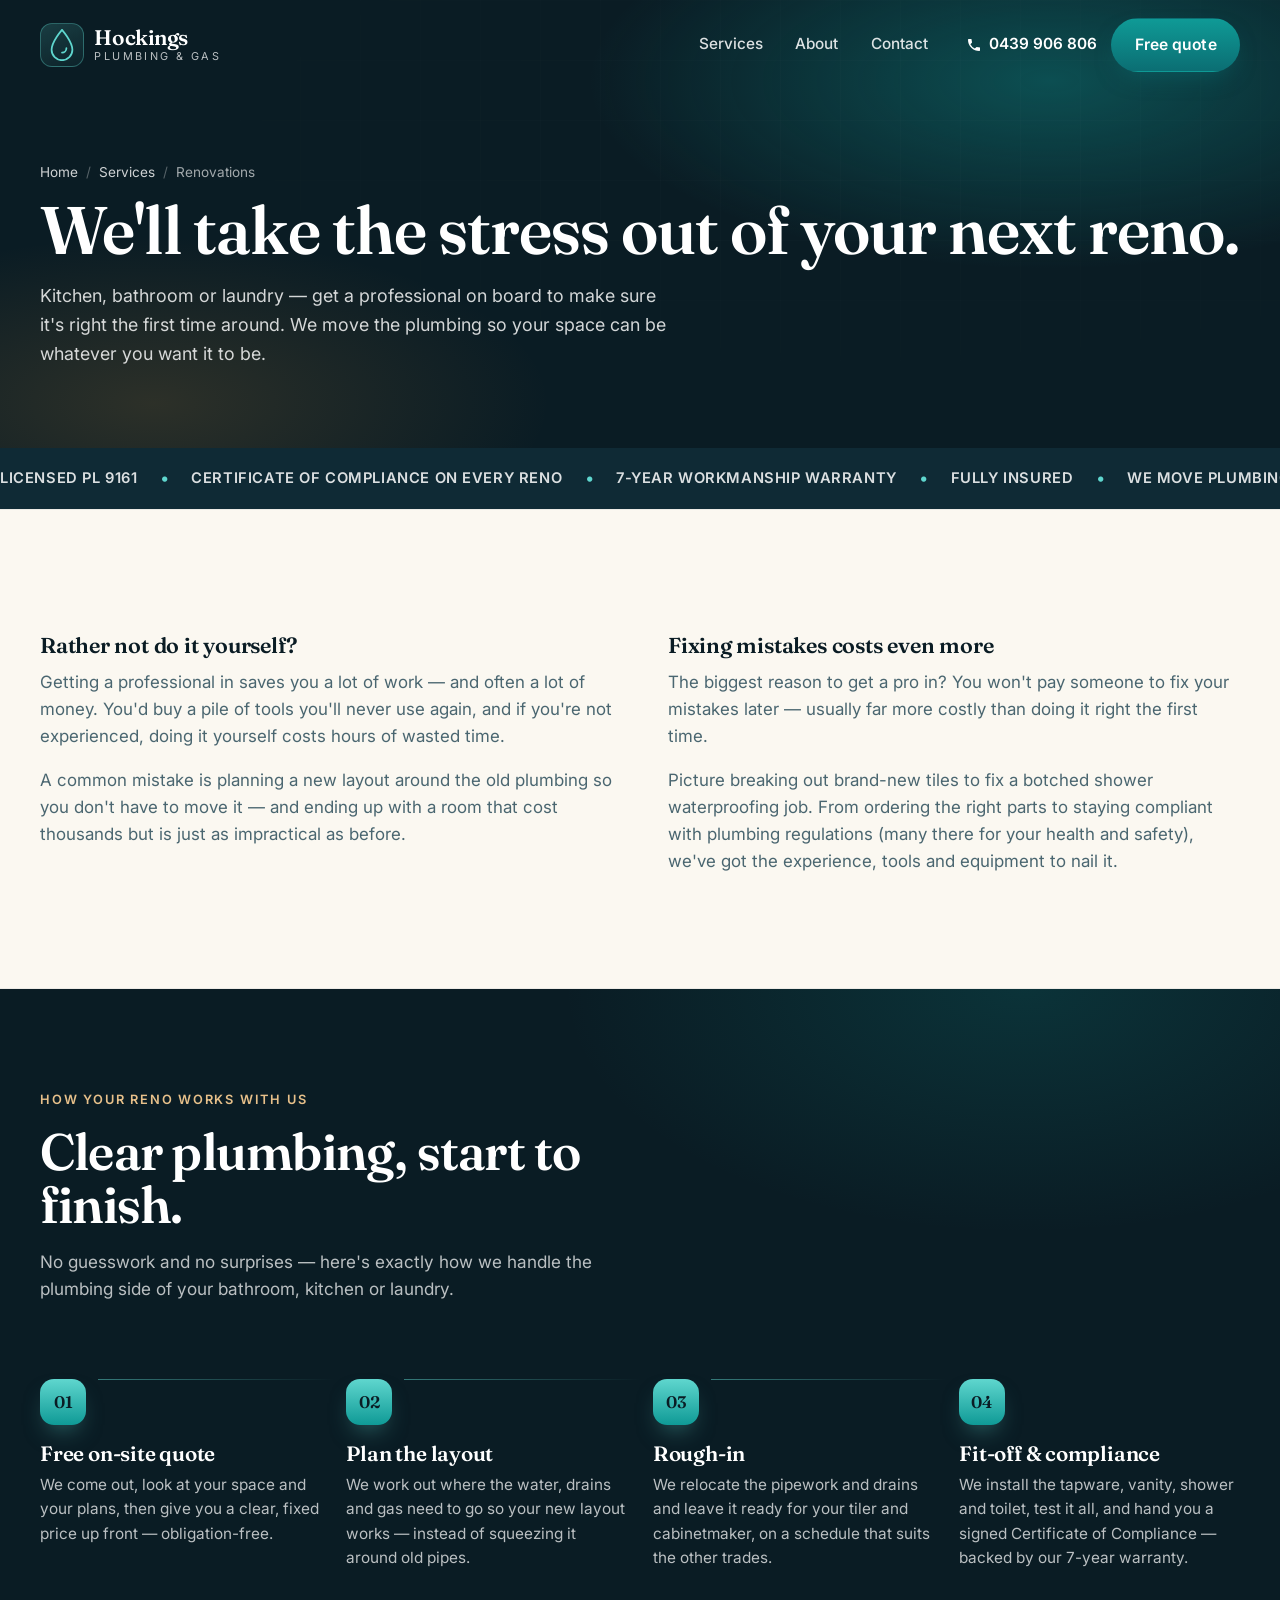
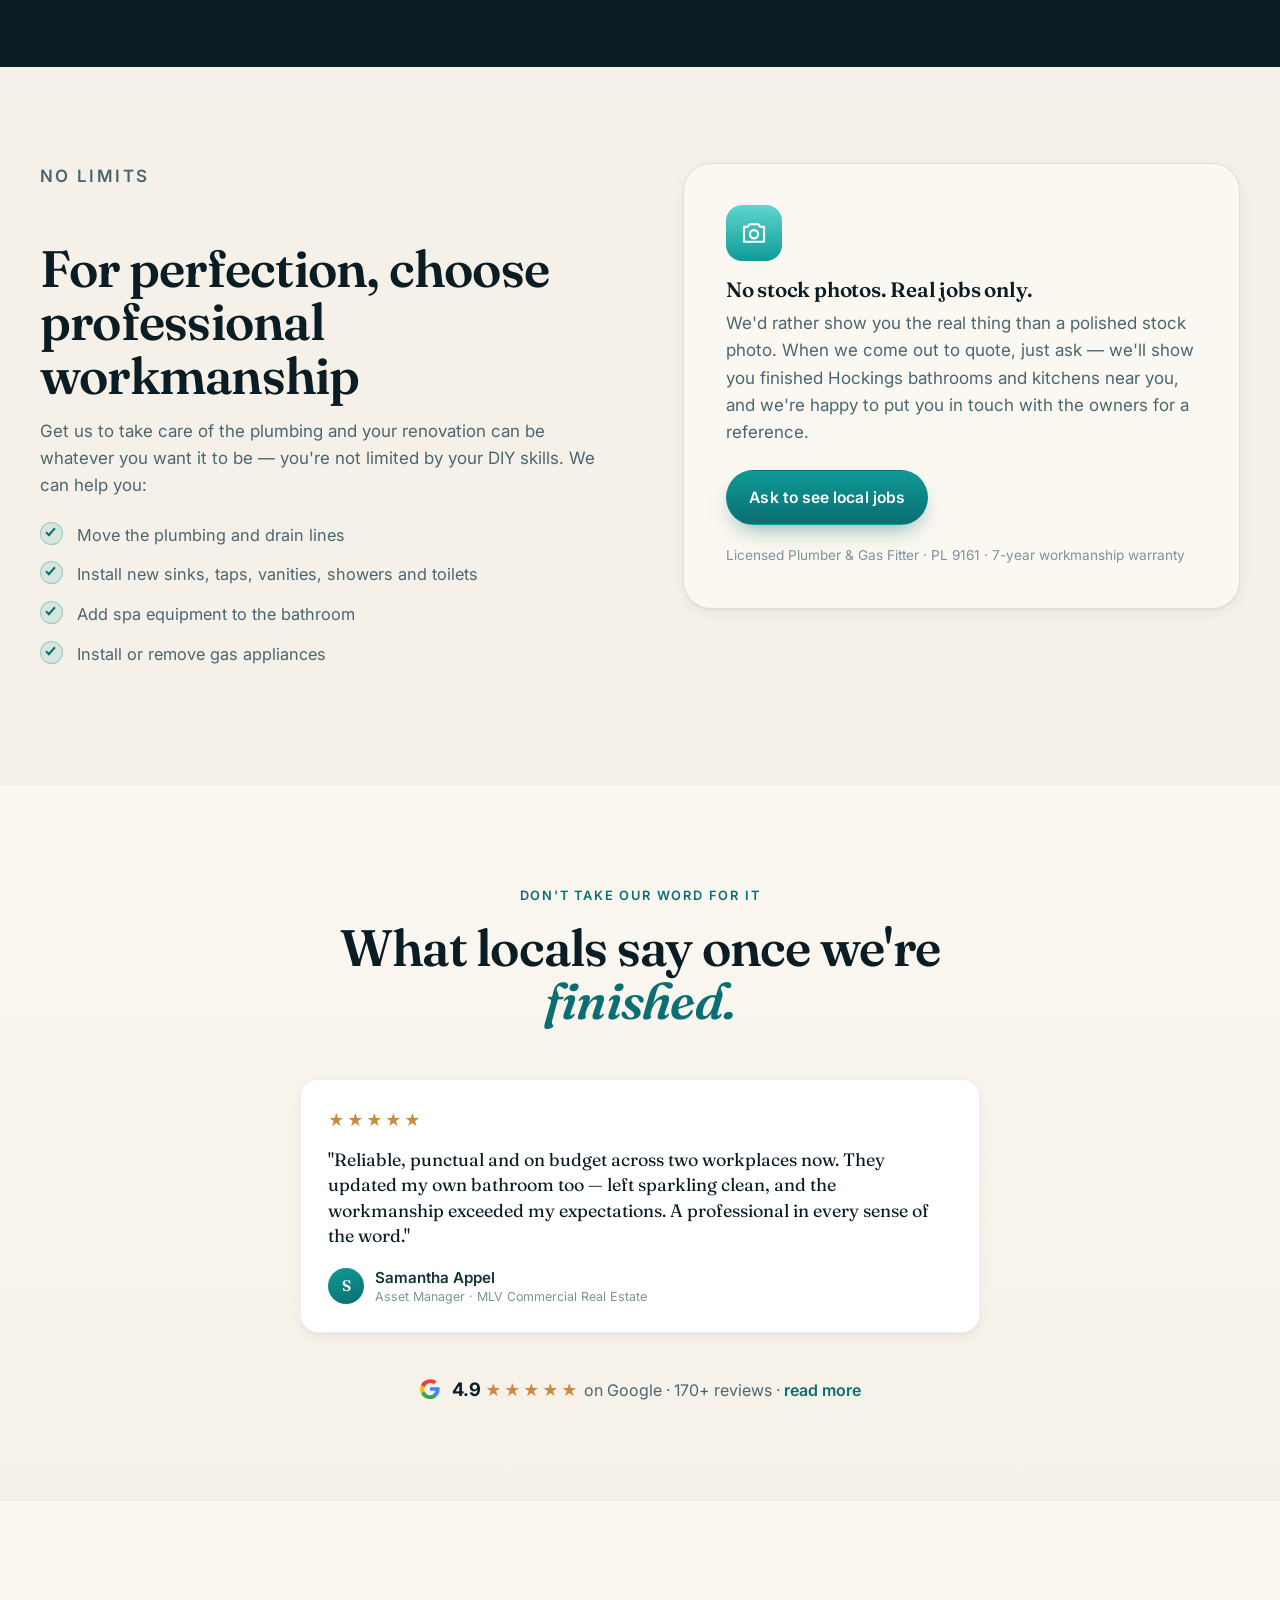
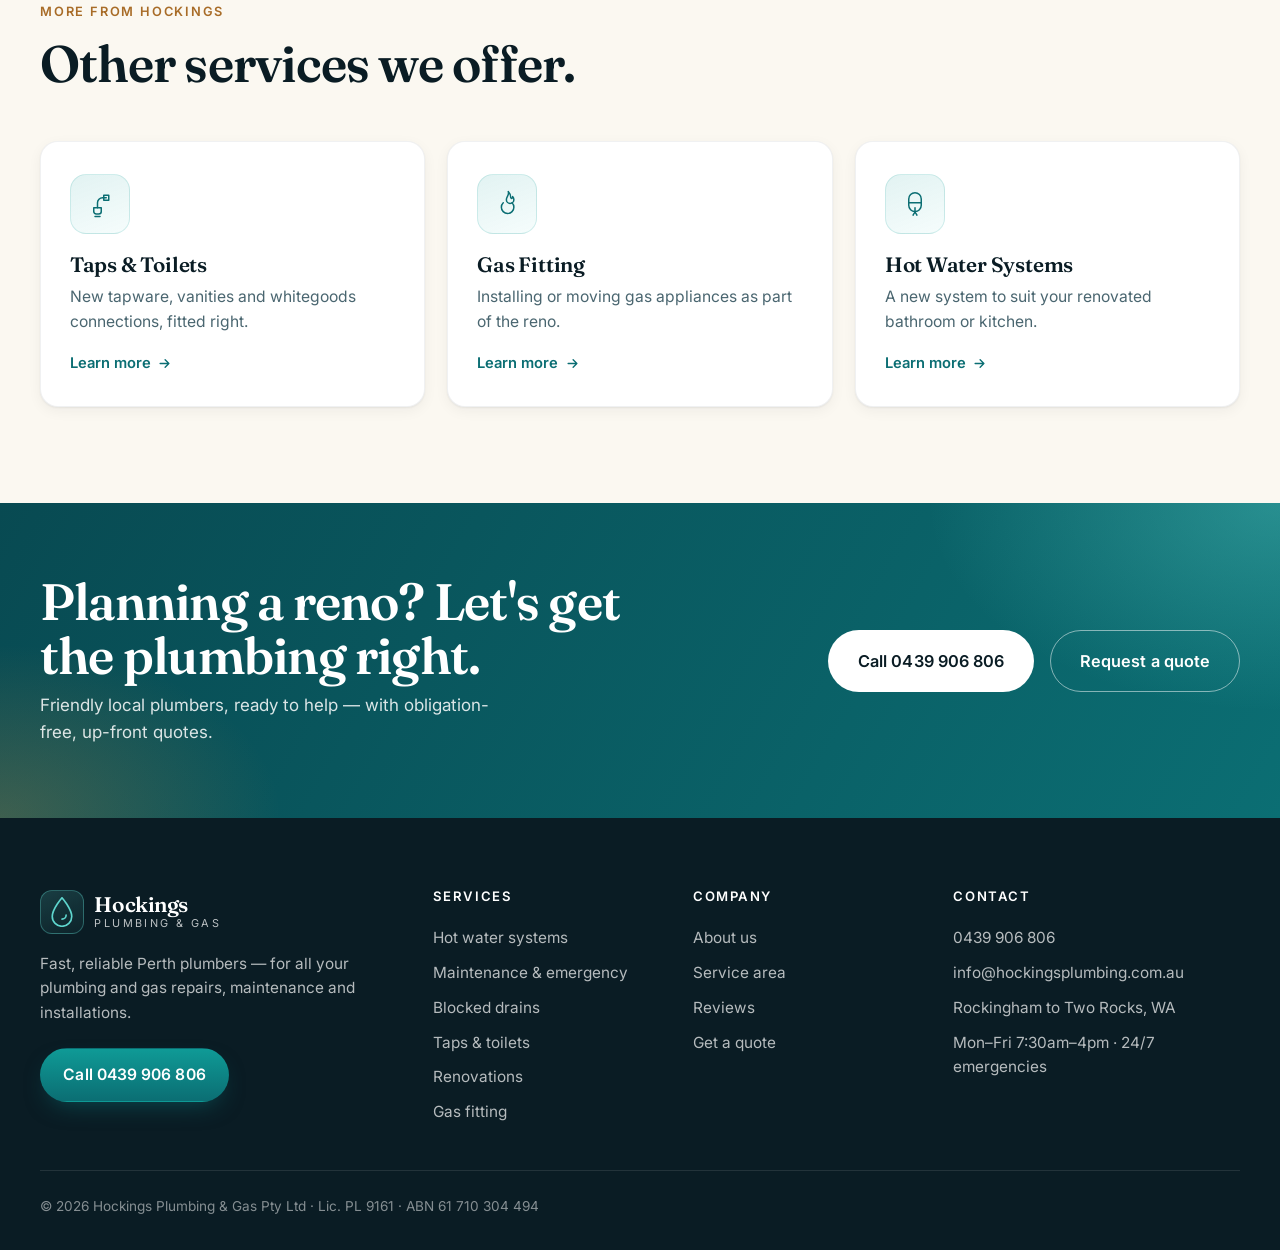
<file: renovations.html>
<!DOCTYPE html>
<html lang="en-AU">
<head>
  <meta charset="UTF-8" />
  <meta name="viewport" content="width=device-width, initial-scale=1.0" />
  <meta name="robots" content="noindex, nofollow" />
  <title>Bathroom &amp; Kitchen Renovations — Hockings Plumbing &amp; Gas, Perth</title>
  <meta name="description" content="Kitchen, bathroom and laundry renovations in Perth, plumbed and finished to a high standard. Hockings gets it right the first time — no costly DIY mistakes to fix later." />
  <link rel="preconnect" href="https://fonts.googleapis.com" />
  <link rel="preconnect" href="https://fonts.gstatic.com" crossorigin />
  <link href="https://fonts.googleapis.com/css2?family=Fraunces:opsz,wght@9..144,400;9..144,500;9..144,600;9..144,700&family=Inter:wght@400;500;600;700&display=swap" rel="stylesheet" />
  <link rel="stylesheet" href="styles.css" />
</head>
<body>
  <a class="skip-link" href="#main">Skip to content</a>

  <header class="site-header" id="header">
    <div class="container header-inner">
      <a href="index.html" class="brand" aria-label="Hockings Plumbing and Gas — home">
        <span class="brand-mark" aria-hidden="true">
          <svg viewBox="0 0 32 40" width="26" height="32"><path d="M16 1C16 1 3 16 3 26a13 13 0 0 0 26 0C29 16 16 1 16 1Z" fill="none" stroke="currentColor" stroke-width="2.2" stroke-linejoin="round"/><path d="M21.5 24a5.5 5.5 0 0 1-5.5 5.5" fill="none" stroke="currentColor" stroke-width="2.2" stroke-linecap="round"/></svg>
        </span>
        <span class="brand-text"><span class="brand-name">Hockings</span><span class="brand-sub">Plumbing &amp; Gas</span></span>
      </a>
      <nav class="nav" aria-label="Primary">
        <a href="index.html#services">Services</a>
        <a href="about.html">About</a>
        <a href="index.html#contact">Contact</a>
      </nav>
      <div class="header-cta">
        <a class="phone-link" href="tel:+61439906806">
          <svg viewBox="0 0 24 24" width="16" height="16" aria-hidden="true"><path fill="currentColor" d="M6.6 10.8a15.5 15.5 0 0 0 6.6 6.6l2.2-2.2a1 1 0 0 1 1-.25 11.4 11.4 0 0 0 3.6.58 1 1 0 0 1 1 1V20a1 1 0 0 1-1 1A17 17 0 0 1 3 4a1 1 0 0 1 1-1h3.5a1 1 0 0 1 1 1 11.4 11.4 0 0 0 .57 3.6 1 1 0 0 1-.25 1Z"/></svg>
          0439 906 806
        </a>
        <a class="btn btn-primary" href="index.html#contact">Free quote</a>
      </div>
      <button class="nav-toggle" id="navToggle" aria-label="Open menu" aria-expanded="false" aria-controls="mobileNav"><span></span><span></span><span></span></button>
    </div>
    <div class="mobile-nav" id="mobileNav" aria-hidden="true">
      <a href="index.html#services">Services</a>
      <a href="about.html">About</a>
      <a href="index.html#contact">Contact</a>
      <a class="btn btn-primary mobile-quote" href="index.html#contact">Get a free quote</a>
      <a class="phone-link" href="tel:+61439906806">Call 0439 906 806</a>
    </div>
  </header>

  <main id="main">
    <section class="page-hero">
      <div class="container">
        <nav class="breadcrumb" aria-label="Breadcrumb">
          <a href="index.html">Home</a> <i aria-hidden="true">/</i>
          <a href="index.html#services">Services</a> <i aria-hidden="true">/</i>
          <span>Renovations</span>
        </nav>
        <h1>We'll take the stress out of your next&nbsp;reno.</h1>
        <p>Kitchen, bathroom or laundry — get a professional on board to make sure it's right the first time around. We move the plumbing so your space can be whatever you want it to be.</p>
      </div>
    </section>

    <!-- ===== Credentials strip ===== -->
    <section class="trust-strip" aria-label="Our credentials">
      <div class="marquee" aria-hidden="true">
        <div class="marquee-track">
          <span>Licensed PL 9161</span><i>•</i>
          <span>Certificate of Compliance on every reno</span><i>•</i>
          <span>7-Year Workmanship Warranty</span><i>•</i>
          <span>Fully Insured</span><i>•</i>
          <span>We move plumbing, drains &amp; gas</span><i>•</i>
          <span>20+ Years in Perth</span><i>•</i>
          <span>Rockingham to Two Rocks</span><i>•</i>
          <span>Licensed PL 9161</span><i>•</i>
          <span>Certificate of Compliance on every reno</span><i>•</i>
          <span>7-Year Workmanship Warranty</span><i>•</i>
          <span>Fully Insured</span><i>•</i>
          <span>We move plumbing, drains &amp; gas</span><i>•</i>
          <span>20+ Years in Perth</span><i>•</i>
          <span>Rockingham to Two Rocks</span><i>•</i>
        </div>
      </div>
    </section>

    <section class="section tint">
      <div class="container">
        <div class="two-col">
          <div class="rich">
            <h3>Rather not do it yourself?</h3>
            <p>Getting a professional in saves you a lot of work — and often a lot of money. You'd buy a pile of tools you'll never use again, and if you're not experienced, doing it yourself costs hours of wasted time.</p>
            <p>A common mistake is planning a new layout around the old plumbing so you don't have to move it — and ending up with a room that cost thousands but is just as impractical as before.</p>
          </div>
          <div class="rich">
            <h3>Fixing mistakes costs even more</h3>
            <p>The biggest reason to get a pro in? You won't pay someone to fix your mistakes later — usually far more costly than doing it right the first time.</p>
            <p>Picture breaking out brand-new tiles to fix a botched shower waterproofing job. From ordering the right parts to staying compliant with plumbing regulations (many there for your health and safety), we've got the experience, tools and equipment to nail it.</p>
          </div>
        </div>
      </div>
    </section>

    <!-- ===== How the reno works ===== -->
    <section class="section process">
      <div class="container">
        <header class="section-head reveal" data-reveal>
          <p class="eyebrow eyebrow-dark">How your reno works with us</p>
          <h2>Clear plumbing, start to finish.</h2>
          <p class="section-sub" style="color:rgba(255,255,255,.72)">No guesswork and no surprises — here's exactly how we handle the plumbing side of your bathroom, kitchen or laundry.</p>
        </header>
        <ol class="steps">
          <li class="step reveal" data-reveal>
            <span class="step-num">01</span>
            <h3>Free on-site quote</h3>
            <p>We come out, look at your space and your plans, then give you a clear, fixed price up front — obligation-free.</p>
          </li>
          <li class="step reveal" data-reveal>
            <span class="step-num">02</span>
            <h3>Plan the layout</h3>
            <p>We work out where the water, drains and gas need to go so your new layout works — instead of squeezing it around old pipes.</p>
          </li>
          <li class="step reveal" data-reveal>
            <span class="step-num">03</span>
            <h3>Rough-in</h3>
            <p>We relocate the pipework and drains and leave it ready for your tiler and cabinetmaker, on a schedule that suits the other trades.</p>
          </li>
          <li class="step reveal" data-reveal>
            <span class="step-num">04</span>
            <h3>Fit-off &amp; compliance</h3>
            <p>We install the tapware, vanity, shower and toilet, test it all, and hand you a signed Certificate of Compliance — backed by our 7-year warranty.</p>
          </li>
        </ol>
      </div>
    </section>

    <section class="section">
      <div class="container split top">
        <div class="split-copy rich">
          <p class="eyebrow">No limits</p>
          <h2>For perfection, choose professional workmanship</h2>
          <p>Get us to take care of the plumbing and your renovation can be whatever you want it to be — you're not limited by your DIY skills. We can help you:</p>
          <ul class="ticks">
            <li>Move the plumbing and drain lines</li>
            <li>Install new sinks, taps, vanities, showers and toilets</li>
            <li>Add spa equipment to the bathroom</li>
            <li>Install or remove gas appliances</li>
          </ul>
        </div>
        <div class="split-media">
          <aside style="background:var(--paper-2);border:1px solid var(--line);border-radius:var(--radius-lg);padding:clamp(1.8rem,4vw,2.6rem);box-shadow:var(--shadow-sm);">
            <span style="display:inline-grid;place-items:center;width:56px;height:56px;border-radius:16px;background:linear-gradient(180deg,var(--aqua),var(--teal));color:#fff;margin-bottom:1.1rem;" aria-hidden="true">
              <svg viewBox="0 0 24 24" width="30" height="30" fill="none" stroke="currentColor" stroke-width="1.7" stroke-linecap="round" stroke-linejoin="round"><path d="M4 7h3l1.6-2h6.8L17 7h3v12H4z"/><circle cx="12" cy="13" r="3.3"/></svg>
            </span>
            <h3 style="margin-bottom:.6rem;">No stock photos. Real jobs only.</h3>
            <p style="color:var(--text-soft);margin-bottom:1.5rem;">We'd rather show you the real thing than a polished stock photo. When we come out to quote, just ask — we'll show you finished Hockings bathrooms and kitchens near you, and we're happy to put you in touch with the owners for a reference.</p>
            <a class="btn btn-primary" href="index.html#contact">Ask to see local jobs</a>
            <p style="margin-top:1.25rem;font-size:.85rem;color:var(--text-faint);">Licensed Plumber &amp; Gas Fitter · PL 9161 · 7-year workmanship warranty</p>
          </aside>
        </div>
      </div>
    </section>

    <!-- ===== Real review ===== -->
    <section class="section reviews">
      <div class="container">
        <header class="section-head reveal" data-reveal>
          <p class="eyebrow">Don't take our word for it</p>
          <h2>What locals say once we're <span class="accent">finished.</span></h2>
        </header>
        <blockquote class="review-card reveal" data-reveal style="max-width:680px;margin:0 auto;">
          <span class="stars" aria-hidden="true">★★★★★</span>
          <p>"Reliable, punctual and on budget across two workplaces now. They updated my own bathroom too — left sparkling clean, and the workmanship exceeded my expectations. A professional in every sense of the word."</p>
          <footer><span class="avatar">S</span>
            <span class="review-who">Samantha Appel<small>Asset Manager · MLV Commercial Real Estate</small></span>
          </footer>
        </blockquote>
        <div class="reviews-badge reveal" data-reveal>
          <svg viewBox="0 0 24 24" width="22" height="22" aria-hidden="true"><path fill="#4285F4" d="M22.5 12.2c0-.7-.1-1.4-.2-2H12v3.8h5.9a5 5 0 0 1-2.2 3.3v2.7h3.6c2-1.9 3.2-4.7 3.2-7.8Z"/><path fill="#34A853" d="M12 23c2.9 0 5.4-1 7.2-2.6l-3.6-2.7c-1 .7-2.3 1.1-3.6 1.1-2.8 0-5.1-1.9-6-4.4H2.3v2.8A11 11 0 0 0 12 23Z"/><path fill="#FBBC05" d="M6 14.4a6.6 6.6 0 0 1 0-4.2V7.4H2.3a11 11 0 0 0 0 9.8L6 14.4Z"/><path fill="#EA4335" d="M12 5.4c1.6 0 3 .5 4.1 1.6l3.1-3.1A11 11 0 0 0 2.3 7.4L6 10.2c.9-2.5 3.2-4.4 6-4.4Z"/></svg>
          <span><strong>4.9</strong> <span class="stars" aria-hidden="true">★★★★★</span> on Google · 170+ reviews · <a href="index.html#reviews" style="color:var(--teal-deep);font-weight:600;">read more</a></span>
        </div>
      </div>
    </section>

    <section class="section related">
      <div class="container">
        <header class="section-head reveal" data-reveal>
          <p class="eyebrow eyebrow-dark">More from Hockings</p>
          <h2>Other services we offer.</h2>
        </header>
        <div class="card-grid">
          <a class="service-card reveal" data-reveal href="taps-toilets.html">
            <span class="service-icon"><svg viewBox="0 0 48 48" width="30" height="30"><g fill="none" stroke="currentColor" stroke-width="2.4" stroke-linecap="round" stroke-linejoin="round"><path d="M14 30h12v6a4 4 0 0 1-4 4h-4a4 4 0 0 1-4-4Z"/><path d="M20 30v-8a8 8 0 0 1 8-8h6"/><path d="M30 10h8v8h-8z"/><path d="M16 44h8"/></g></svg></span>
            <h3>Taps &amp; Toilets</h3>
            <p>New tapware, vanities and whitegoods connections, fitted right.</p>
            <span class="service-more">Learn more <svg viewBox="0 0 24 24" width="15" height="15" aria-hidden="true"><path fill="none" stroke="currentColor" stroke-width="2.2" stroke-linecap="round" stroke-linejoin="round" d="M5 12h14M13 6l6 6-6 6"/></svg></span>
          </a>
          <a class="service-card reveal" data-reveal href="gas-fitting.html">
            <span class="service-icon"><svg viewBox="0 0 48 48" width="30" height="30"><g fill="none" stroke="currentColor" stroke-width="2.4" stroke-linecap="round" stroke-linejoin="round"><path d="M26 4c2 6-3 8-3 13a6 6 0 0 0 12 0c0-2-1-4-2-5 0 3-2 4-3 2 0-5-2-8-4-10Z"/><path d="M18 22a10 10 0 1 0 14 0"/></g></svg></span>
            <h3>Gas Fitting</h3>
            <p>Installing or moving gas appliances as part of the reno.</p>
            <span class="service-more">Learn more <svg viewBox="0 0 24 24" width="15" height="15" aria-hidden="true"><path fill="none" stroke="currentColor" stroke-width="2.2" stroke-linecap="round" stroke-linejoin="round" d="M5 12h14M13 6l6 6-6 6"/></svg></span>
          </a>
          <a class="service-card reveal" data-reveal href="hot-water.html">
            <span class="service-icon"><svg viewBox="0 0 48 48" width="30" height="30"><g fill="none" stroke="currentColor" stroke-width="2.4" stroke-linecap="round" stroke-linejoin="round"><rect x="14" y="6" width="20" height="30" rx="10"/><path d="M14 22h20"/><path d="M24 30v6m0 0c0 3-3 4-3 6m3-6c0 3 3 4 3 6"/></g></svg></span>
            <h3>Hot Water Systems</h3>
            <p>A new system to suit your renovated bathroom or kitchen.</p>
            <span class="service-more">Learn more <svg viewBox="0 0 24 24" width="15" height="15" aria-hidden="true"><path fill="none" stroke="currentColor" stroke-width="2.2" stroke-linecap="round" stroke-linejoin="round" d="M5 12h14M13 6l6 6-6 6"/></svg></span>
          </a>
        </div>
      </div>
    </section>

    <section class="cta-band" aria-label="Get in touch">
      <div class="container cta-inner">
        <div>
          <h2 class="reveal" data-reveal>Planning a reno? Let's get the plumbing right.</h2>
          <p class="reveal" data-reveal>Friendly local plumbers, ready to help — with obligation-free, up-front quotes.</p>
        </div>
        <div class="cta-actions reveal" data-reveal>
          <a class="btn btn-light btn-lg" href="tel:+61439906806">Call 0439 906 806</a>
          <a class="btn btn-outline-light btn-lg" href="index.html#contact">Request a quote</a>
        </div>
      </div>
    </section>
  </main>

  <footer class="site-footer">
    <div class="container footer-grid">
      <div class="footer-brand">
        <a href="index.html" class="brand brand-footer" aria-label="Hockings Plumbing and Gas">
          <span class="brand-mark" aria-hidden="true"><svg viewBox="0 0 32 40" width="24" height="30"><path d="M16 1C16 1 3 16 3 26a13 13 0 0 0 26 0C29 16 16 1 16 1Z" fill="none" stroke="currentColor" stroke-width="2.2" stroke-linejoin="round"/><path d="M21.5 24a5.5 5.5 0 0 1-5.5 5.5" fill="none" stroke="currentColor" stroke-width="2.2" stroke-linecap="round"/></svg></span>
          <span class="brand-text"><span class="brand-name">Hockings</span><span class="brand-sub">Plumbing &amp; Gas</span></span>
        </a>
        <p class="footer-tag">Fast, reliable Perth plumbers — for all your plumbing and gas repairs, maintenance and installations.</p>
        <a class="btn btn-primary" href="tel:+61439906806">Call 0439 906 806</a>
      </div>
      <div class="footer-col">
        <h4>Services</h4>
        <a href="hot-water.html">Hot water systems</a>
        <a href="maintenance-emergency.html">Maintenance &amp; emergency</a>
        <a href="drains.html">Blocked drains</a>
        <a href="taps-toilets.html">Taps &amp; toilets</a>
        <a href="renovations.html">Renovations</a>
        <a href="gas-fitting.html">Gas fitting</a>
      </div>
      <div class="footer-col">
        <h4>Company</h4>
        <a href="about.html">About us</a>
        <a href="index.html#area">Service area</a>
        <a href="index.html#reviews">Reviews</a>
        <a href="index.html#contact">Get a quote</a>
      </div>
      <div class="footer-col footer-contact">
        <h4>Contact</h4>
        <a href="tel:+61439906806">0439 906 806</a>
        <a href="mailto:info@hockingsplumbing.com.au">info@hockingsplumbing.com.au</a>
        <span>Rockingham to Two Rocks, WA</span>
        <span>Mon–Fri 7:30am–4pm · 24/7 emergencies</span>
      </div>
    </div>
    <div class="container footer-bottom">
      <span>© <span id="year">2026</span> Hockings Plumbing &amp; Gas Pty Ltd · Lic. PL 9161 · ABN 61 710 304 494</span>    </div>
  </footer>

  <a class="fab-call" href="tel:+61439906806" aria-label="Call Hockings Plumbing">
    <svg viewBox="0 0 24 24" width="22" height="22" aria-hidden="true"><path fill="currentColor" d="M6.6 10.8a15.5 15.5 0 0 0 6.6 6.6l2.2-2.2a1 1 0 0 1 1-.25 11.4 11.4 0 0 0 3.6.58 1 1 0 0 1 1 1V20a1 1 0 0 1-1 1A17 17 0 0 1 3 4a1 1 0 0 1 1-1h3.5a1 1 0 0 1 1 1 11.4 11.4 0 0 0 .57 3.6 1 1 0 0 1-.25 1Z"/></svg>
  </a>

  <script src="script.js"></script>
</body>
</html>
</file>
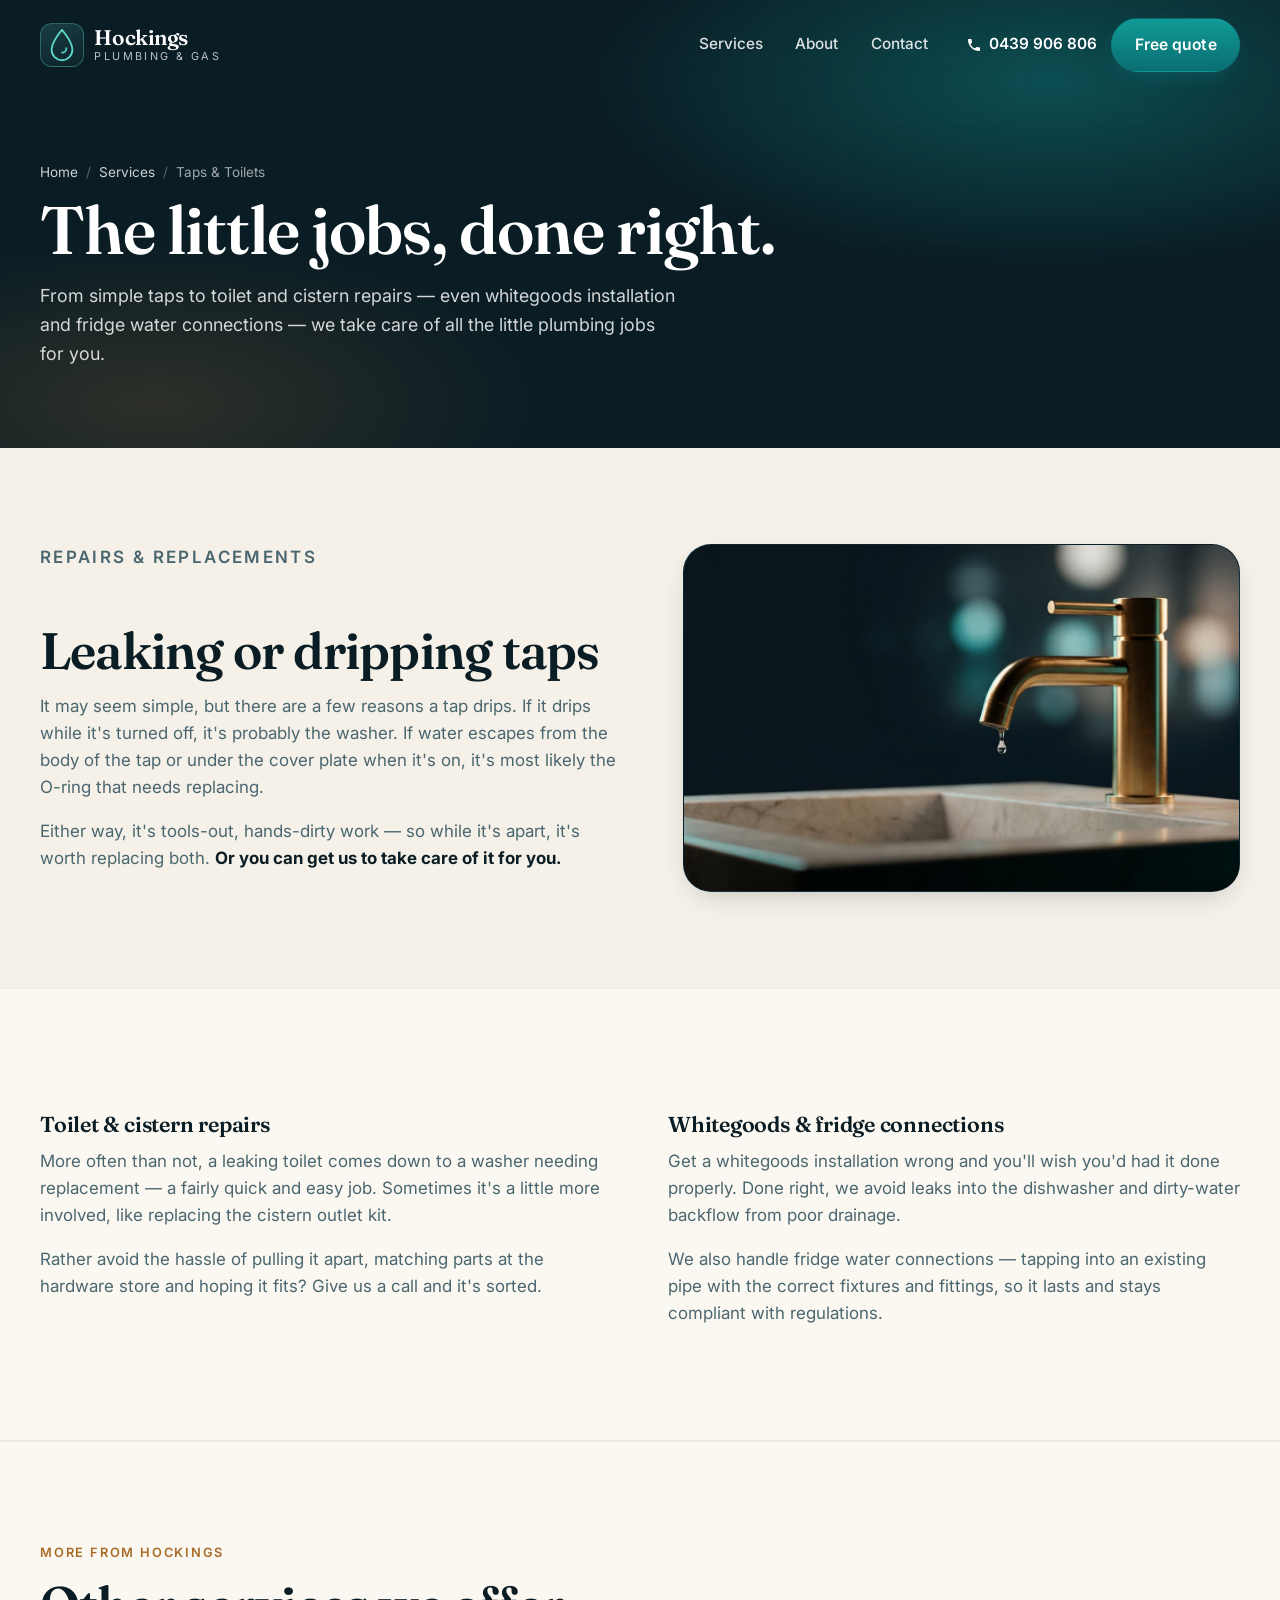
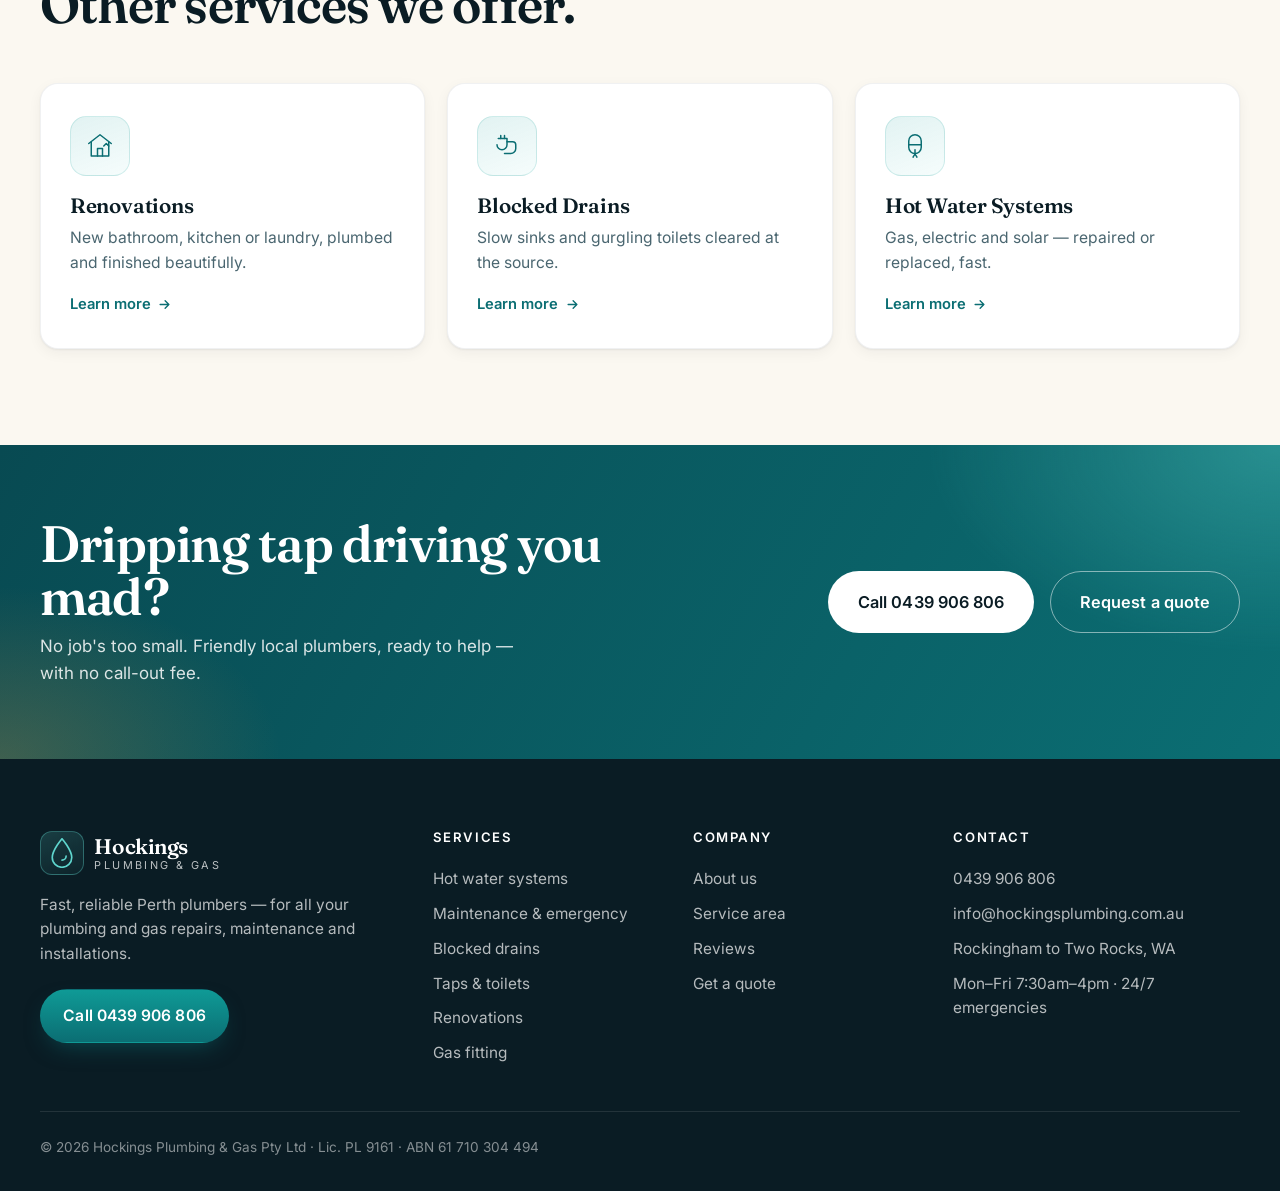
<file: taps-toilets.html>
<!DOCTYPE html>
<html lang="en-AU">
<head>
  <meta charset="UTF-8" />
  <meta name="viewport" content="width=device-width, initial-scale=1.0" />
  <meta name="robots" content="noindex, nofollow" />
  <title>Taps &amp; Toilets — Hockings Plumbing &amp; Gas, Perth</title>
  <meta name="description" content="Leaking taps, running toilets, cistern repairs, whitegoods installation and fridge water connections across Perth. Hockings does the little plumbing jobs right the first time." />
  <link rel="preconnect" href="https://fonts.googleapis.com" />
  <link rel="preconnect" href="https://fonts.gstatic.com" crossorigin />
  <link href="https://fonts.googleapis.com/css2?family=Fraunces:opsz,wght@9..144,400;9..144,500;9..144,600;9..144,700&family=Inter:wght@400;500;600;700&display=swap" rel="stylesheet" />
  <link rel="stylesheet" href="styles.css" />
</head>
<body>
  <a class="skip-link" href="#main">Skip to content</a>

  <header class="site-header" id="header">
    <div class="container header-inner">
      <a href="index.html" class="brand" aria-label="Hockings Plumbing and Gas — home">
        <span class="brand-mark" aria-hidden="true">
          <svg viewBox="0 0 32 40" width="26" height="32"><path d="M16 1C16 1 3 16 3 26a13 13 0 0 0 26 0C29 16 16 1 16 1Z" fill="none" stroke="currentColor" stroke-width="2.2" stroke-linejoin="round"/><path d="M21.5 24a5.5 5.5 0 0 1-5.5 5.5" fill="none" stroke="currentColor" stroke-width="2.2" stroke-linecap="round"/></svg>
        </span>
        <span class="brand-text"><span class="brand-name">Hockings</span><span class="brand-sub">Plumbing &amp; Gas</span></span>
      </a>
      <nav class="nav" aria-label="Primary">
        <a href="index.html#services">Services</a>
        <a href="about.html">About</a>
        <a href="index.html#contact">Contact</a>
      </nav>
      <div class="header-cta">
        <a class="phone-link" href="tel:+61439906806">
          <svg viewBox="0 0 24 24" width="16" height="16" aria-hidden="true"><path fill="currentColor" d="M6.6 10.8a15.5 15.5 0 0 0 6.6 6.6l2.2-2.2a1 1 0 0 1 1-.25 11.4 11.4 0 0 0 3.6.58 1 1 0 0 1 1 1V20a1 1 0 0 1-1 1A17 17 0 0 1 3 4a1 1 0 0 1 1-1h3.5a1 1 0 0 1 1 1 11.4 11.4 0 0 0 .57 3.6 1 1 0 0 1-.25 1Z"/></svg>
          0439 906 806
        </a>
        <a class="btn btn-primary" href="index.html#contact">Free quote</a>
      </div>
      <button class="nav-toggle" id="navToggle" aria-label="Open menu" aria-expanded="false" aria-controls="mobileNav"><span></span><span></span><span></span></button>
    </div>
    <div class="mobile-nav" id="mobileNav" aria-hidden="true">
      <a href="index.html#services">Services</a>
      <a href="about.html">About</a>
      <a href="index.html#contact">Contact</a>
      <a class="btn btn-primary mobile-quote" href="index.html#contact">Get a free quote</a>
      <a class="phone-link" href="tel:+61439906806">Call 0439 906 806</a>
    </div>
  </header>

  <main id="main">
    <section class="page-hero">
      <div class="container">
        <nav class="breadcrumb" aria-label="Breadcrumb">
          <a href="index.html">Home</a> <i aria-hidden="true">/</i>
          <a href="index.html#services">Services</a> <i aria-hidden="true">/</i>
          <span>Taps &amp; Toilets</span>
        </nav>
        <h1>The little jobs, done&nbsp;right.</h1>
        <p>From simple taps to toilet and cistern repairs — even whitegoods installation and fridge water connections — we take care of all the little plumbing jobs for you.</p>
      </div>
    </section>

    <section class="section">
      <div class="container split top">
        <div class="split-copy rich">
          <p class="eyebrow">Repairs &amp; replacements</p>
          <h2>Leaking or dripping taps</h2>
          <p>It may seem simple, but there are a few reasons a tap drips. If it drips while it's turned off, it's probably the washer. If water escapes from the body of the tap or under the cover plate when it's on, it's most likely the O-ring that needs replacing.</p>
          <p>Either way, it's tools-out, hands-dirty work — so while it's apart, it's worth replacing both. <strong>Or you can get us to take care of it for you.</strong></p>
        </div>
        <div class="split-media">
          <div class="photo-frame wide">
            <img class="photo" src="assets/service-taps.jpg" alt="Hockings plumber repairing a designer tap in Perth" />
            <div class="photo-ph" aria-hidden="true">
              <svg viewBox="0 0 24 24" width="34" height="34" fill="none" stroke="currentColor" stroke-width="1.4"><rect x="3" y="5" width="18" height="14" rx="2"/><circle cx="8.5" cy="10" r="1.5"/><path d="m21 16-5-5L5 21"/></svg>
              <span>Photo goes here</span>
              <code>assets/service-taps.jpg</code>
            </div>
          </div>
        </div>
      </div>
    </section>

    <section class="section tint">
      <div class="container">
        <div class="two-col">
          <div class="rich">
            <h3>Toilet &amp; cistern repairs</h3>
            <p>More often than not, a leaking toilet comes down to a washer needing replacement — a fairly quick and easy job. Sometimes it's a little more involved, like replacing the cistern outlet kit.</p>
            <p>Rather avoid the hassle of pulling it apart, matching parts at the hardware store and hoping it fits? Give us a call and it's sorted.</p>
          </div>
          <div class="rich">
            <h3>Whitegoods &amp; fridge connections</h3>
            <p>Get a whitegoods installation wrong and you'll wish you'd had it done properly. Done right, we avoid leaks into the dishwasher and dirty-water backflow from poor drainage.</p>
            <p>We also handle fridge water connections — tapping into an existing pipe with the correct fixtures and fittings, so it lasts and stays compliant with regulations.</p>
          </div>
        </div>
      </div>
    </section>

    <section class="section related">
      <div class="container">
        <header class="section-head reveal" data-reveal>
          <p class="eyebrow eyebrow-dark">More from Hockings</p>
          <h2>Other services we offer.</h2>
        </header>
        <div class="card-grid">
          <a class="service-card reveal" data-reveal href="renovations.html">
            <span class="service-icon"><svg viewBox="0 0 48 48" width="30" height="30"><g fill="none" stroke="currentColor" stroke-width="2.4" stroke-linecap="round" stroke-linejoin="round"><path d="M6 20 24 6l18 14"/><path d="M10 18v22h28V18"/><path d="M20 40V28h8v12"/><path d="m30 24 4-4 4 4"/></g></svg></span>
            <h3>Renovations</h3>
            <p>New bathroom, kitchen or laundry, plumbed and finished beautifully.</p>
            <span class="service-more">Learn more <svg viewBox="0 0 24 24" width="15" height="15" aria-hidden="true"><path fill="none" stroke="currentColor" stroke-width="2.2" stroke-linecap="round" stroke-linejoin="round" d="M5 12h14M13 6l6 6-6 6"/></svg></span>
          </a>
          <a class="service-card reveal" data-reveal href="drains.html">
            <span class="service-icon"><svg viewBox="0 0 48 48" width="30" height="30"><g fill="none" stroke="currentColor" stroke-width="2.4" stroke-linecap="round" stroke-linejoin="round"><path d="M10 12h14v10a8 8 0 0 1-8 8h0a8 8 0 0 1-8-8"/><path d="M24 17h9a5 5 0 0 1 5 5v6a8 8 0 0 1-8 8H20"/><path d="M14 12V7m6 5V7"/></g></svg></span>
            <h3>Blocked Drains</h3>
            <p>Slow sinks and gurgling toilets cleared at the source.</p>
            <span class="service-more">Learn more <svg viewBox="0 0 24 24" width="15" height="15" aria-hidden="true"><path fill="none" stroke="currentColor" stroke-width="2.2" stroke-linecap="round" stroke-linejoin="round" d="M5 12h14M13 6l6 6-6 6"/></svg></span>
          </a>
          <a class="service-card reveal" data-reveal href="hot-water.html">
            <span class="service-icon"><svg viewBox="0 0 48 48" width="30" height="30"><g fill="none" stroke="currentColor" stroke-width="2.4" stroke-linecap="round" stroke-linejoin="round"><rect x="14" y="6" width="20" height="30" rx="10"/><path d="M14 22h20"/><path d="M24 30v6m0 0c0 3-3 4-3 6m3-6c0 3 3 4 3 6"/></g></svg></span>
            <h3>Hot Water Systems</h3>
            <p>Gas, electric and solar — repaired or replaced, fast.</p>
            <span class="service-more">Learn more <svg viewBox="0 0 24 24" width="15" height="15" aria-hidden="true"><path fill="none" stroke="currentColor" stroke-width="2.2" stroke-linecap="round" stroke-linejoin="round" d="M5 12h14M13 6l6 6-6 6"/></svg></span>
          </a>
        </div>
      </div>
    </section>

    <section class="cta-band" aria-label="Get in touch">
      <div class="container cta-inner">
        <div>
          <h2 class="reveal" data-reveal>Dripping tap driving you mad?</h2>
          <p class="reveal" data-reveal>No job's too small. Friendly local plumbers, ready to help — with no call-out fee.</p>
        </div>
        <div class="cta-actions reveal" data-reveal>
          <a class="btn btn-light btn-lg" href="tel:+61439906806">Call 0439 906 806</a>
          <a class="btn btn-outline-light btn-lg" href="index.html#contact">Request a quote</a>
        </div>
      </div>
    </section>
  </main>

  <footer class="site-footer">
    <div class="container footer-grid">
      <div class="footer-brand">
        <a href="index.html" class="brand brand-footer" aria-label="Hockings Plumbing and Gas">
          <span class="brand-mark" aria-hidden="true"><svg viewBox="0 0 32 40" width="24" height="30"><path d="M16 1C16 1 3 16 3 26a13 13 0 0 0 26 0C29 16 16 1 16 1Z" fill="none" stroke="currentColor" stroke-width="2.2" stroke-linejoin="round"/><path d="M21.5 24a5.5 5.5 0 0 1-5.5 5.5" fill="none" stroke="currentColor" stroke-width="2.2" stroke-linecap="round"/></svg></span>
          <span class="brand-text"><span class="brand-name">Hockings</span><span class="brand-sub">Plumbing &amp; Gas</span></span>
        </a>
        <p class="footer-tag">Fast, reliable Perth plumbers — for all your plumbing and gas repairs, maintenance and installations.</p>
        <a class="btn btn-primary" href="tel:+61439906806">Call 0439 906 806</a>
      </div>
      <div class="footer-col">
        <h4>Services</h4>
        <a href="hot-water.html">Hot water systems</a>
        <a href="maintenance-emergency.html">Maintenance &amp; emergency</a>
        <a href="drains.html">Blocked drains</a>
        <a href="taps-toilets.html">Taps &amp; toilets</a>
        <a href="renovations.html">Renovations</a>
        <a href="gas-fitting.html">Gas fitting</a>
      </div>
      <div class="footer-col">
        <h4>Company</h4>
        <a href="about.html">About us</a>
        <a href="index.html#area">Service area</a>
        <a href="index.html#reviews">Reviews</a>
        <a href="index.html#contact">Get a quote</a>
      </div>
      <div class="footer-col footer-contact">
        <h4>Contact</h4>
        <a href="tel:+61439906806">0439 906 806</a>
        <a href="mailto:info@hockingsplumbing.com.au">info@hockingsplumbing.com.au</a>
        <span>Rockingham to Two Rocks, WA</span>
        <span>Mon–Fri 7:30am–4pm · 24/7 emergencies</span>
      </div>
    </div>
    <div class="container footer-bottom">
      <span>© <span id="year">2026</span> Hockings Plumbing &amp; Gas Pty Ltd · Lic. PL 9161 · ABN 61 710 304 494</span>    </div>
  </footer>

  <a class="fab-call" href="tel:+61439906806" aria-label="Call Hockings Plumbing">
    <svg viewBox="0 0 24 24" width="22" height="22" aria-hidden="true"><path fill="currentColor" d="M6.6 10.8a15.5 15.5 0 0 0 6.6 6.6l2.2-2.2a1 1 0 0 1 1-.25 11.4 11.4 0 0 0 3.6.58 1 1 0 0 1 1 1V20a1 1 0 0 1-1 1A17 17 0 0 1 3 4a1 1 0 0 1 1-1h3.5a1 1 0 0 1 1 1 11.4 11.4 0 0 0 .57 3.6 1 1 0 0 1-.25 1Z"/></svg>
  </a>

  <script src="script.js"></script>
</body>
</html>
</file>
<file: styles.css>
/* =========================================================
   Hockings Plumbing & Gas — concept site
   Palette: deep teal (water) + warm copper (gas/warmth) on warm paper
   ========================================================= */

:root {
  /* colour */
  --ink:        #0a1c24;
  --ink-soft:   #0f2a35;
  --ink-2:      #123542;
  --paper:      #f5f1e8;
  --paper-2:    #fbf8f1;
  --white:      #ffffff;

  --teal:       #0f9a96;
  --teal-deep:  #0b6e73;
  --teal-dark:  #084a52;
  --aqua:       #5fd6ce;
  --aqua-soft:  #a8ece5;

  --copper:     #c98b3c;
  --copper-deep:#a86c28;
  --copper-soft:#e7c08a;

  --text:       #16323c;
  --text-soft:  #4a6670;
  --text-faint: #7d949b;
  --line:       rgba(10, 28, 36, 0.10);
  --line-soft:  rgba(10, 28, 36, 0.06);

  /* type */
  --display: "Fraunces", Georgia, "Times New Roman", serif;
  --sans: "Inter", system-ui, -apple-system, "Segoe UI", Roboto, sans-serif;

  /* layout */
  --container: 1200px;
  --radius: 18px;
  --radius-lg: 28px;
  --radius-sm: 12px;

  /* shadows */
  --shadow-sm: 0 1px 2px rgba(10,28,36,.06), 0 4px 14px rgba(10,28,36,.05);
  --shadow:    0 10px 30px -12px rgba(10,28,36,.28);
  --shadow-lg: 0 30px 70px -28px rgba(10,28,36,.45);

  --ease: cubic-bezier(.22, 1, .36, 1);
}

/* ---------- reset ---------- */
*,*::before,*::after { box-sizing: border-box; }
* { margin: 0; }
html { scroll-behavior: smooth; -webkit-text-size-adjust: 100%; }
@media (prefers-reduced-motion: reduce) {
  html { scroll-behavior: auto; }
  *,*::before,*::after { animation-duration: .001ms !important; animation-iteration-count: 1 !important; transition-duration: .001ms !important; }
}

body {
  font-family: var(--sans);
  color: var(--text);
  background: var(--paper);
  line-height: 1.6;
  font-size: 17px;
  -webkit-font-smoothing: antialiased;
  text-rendering: optimizeLegibility;
  overflow-x: hidden;
}

img, svg, video { display: block; max-width: 100%; }
a { color: inherit; text-decoration: none; }
button { font: inherit; cursor: pointer; }
ul, ol { list-style: none; padding: 0; }

.container { width: min(100% - 2.5rem, var(--container)); margin-inline: auto; }

/* ---------- typography ---------- */
h1, h2, h3, h4 { font-family: var(--display); font-weight: 600; line-height: 1.04; letter-spacing: -0.015em; color: var(--ink); }
h1 { font-size: clamp(2.6rem, 6.4vw, 5rem); font-weight: 600; }
h2 { font-size: clamp(2rem, 4vw, 3.2rem); }
h3 { font-size: 1.3rem; letter-spacing: -.01em; }

.accent { color: var(--teal-deep); font-style: italic; }
.eyebrow {
  display: inline-flex; align-items: center; gap: .55rem;
  font-family: var(--sans); font-weight: 600; font-size: .8rem;
  letter-spacing: .14em; text-transform: uppercase;
  color: var(--teal-deep);
}
.eyebrow-dark { color: var(--copper-deep); }

.section-sub { color: var(--text-soft); font-size: 1.075rem; max-width: 56ch; }

.skip-link {
  position: absolute; left: -999px; top: 0; z-index: 200;
  background: var(--ink); color: #fff; padding: .7rem 1.1rem; border-radius: 0 0 10px 0;
}
.skip-link:focus { left: 0; }

/* ---------- buttons ---------- */
.btn {
  --btn-bg: var(--teal-deep);
  display: inline-flex; align-items: center; justify-content: center; gap: .55rem;
  padding: .85rem 1.4rem; border-radius: 999px;
  font-weight: 600; font-size: .98rem; letter-spacing: .005em;
  border: 1px solid transparent; cursor: pointer;
  transition: transform .35s var(--ease), box-shadow .35s var(--ease), background .25s, color .25s;
  white-space: nowrap;
}
.btn svg { transition: transform .35s var(--ease); }
.btn-lg { padding: 1.05rem 1.8rem; font-size: 1.02rem; }
.btn-block { width: 100%; }

.btn-primary {
  background: linear-gradient(180deg, var(--teal) 0%, var(--teal-deep) 100%);
  color: #fff; box-shadow: 0 10px 24px -10px rgba(11,110,115,.65);
}
.btn-primary:hover { transform: translateY(-2px); box-shadow: 0 18px 32px -12px rgba(11,110,115,.7); }
.btn-primary:hover svg { transform: translateX(3px); }

.btn-ghost { background: rgba(255,255,255,.08); color: #fff; border-color: rgba(255,255,255,.28); backdrop-filter: blur(8px); }
.btn-ghost:hover { background: rgba(255,255,255,.16); transform: translateY(-2px); }

.btn-light { background: #fff; color: var(--ink); }
.btn-light:hover { transform: translateY(-2px); box-shadow: var(--shadow); }
.btn-outline-light { background: transparent; color: #fff; border-color: rgba(255,255,255,.5); }
.btn-outline-light:hover { background: rgba(255,255,255,.12); transform: translateY(-2px); }

.btn-text { background: transparent; color: var(--teal-deep); padding-inline: .4rem; }
.btn-text:hover { color: var(--ink); }

/* ===================== HEADER ===================== */
.site-header {
  position: fixed; inset: 0 0 auto 0; z-index: 100;
  padding: 1.1rem 0;
  transition: padding .4s var(--ease), background .4s var(--ease), box-shadow .4s var(--ease), border-color .4s;
  border-bottom: 1px solid transparent;
}
.site-header.scrolled {
  padding: .6rem 0;
  background: rgba(245,241,232,.82);
  backdrop-filter: saturate(160%) blur(14px);
  box-shadow: 0 1px 0 rgba(10,28,36,.06), 0 12px 30px -20px rgba(10,28,36,.4);
  border-bottom-color: var(--line-soft);
}
.header-inner { display: flex; align-items: center; gap: 1.5rem; }

.brand { display: inline-flex; align-items: center; gap: .65rem; color: #fff; }
.scrolled .brand, .area .brand, .reviews .brand { color: var(--ink); }
.site-header:not(.scrolled) .brand { color: #fff; }
.brand-mark {
  display: grid; place-items: center; width: 44px; height: 44px;
  border-radius: 12px; color: var(--aqua);
  background: linear-gradient(160deg, rgba(95,214,206,.18), rgba(95,214,206,.04));
  border: 1px solid rgba(95,214,206,.35);
}
.scrolled .brand-mark { color: var(--teal-deep); background: linear-gradient(160deg, rgba(15,154,150,.14), rgba(15,154,150,.03)); border-color: rgba(15,154,150,.3); }
.brand-text { display: flex; flex-direction: column; line-height: 1; }
.brand-name { font-family: var(--display); font-weight: 600; font-size: 1.32rem; letter-spacing: -.02em; }
.brand-sub { font-size: .68rem; letter-spacing: .22em; text-transform: uppercase; opacity: .72; margin-top: .18rem; }

.nav { display: flex; gap: .35rem; margin-left: auto; }
.nav a {
  position: relative; padding: .5rem .85rem; border-radius: 999px;
  font-weight: 500; font-size: .96rem; color: rgba(255,255,255,.86);
  transition: color .25s, background .25s;
}
.scrolled .nav a { color: var(--text-soft); }
.nav a:hover { color: #fff; background: rgba(255,255,255,.1); }
.scrolled .nav a:hover { color: var(--ink); background: rgba(10,28,36,.05); }

.header-cta { display: flex; align-items: center; gap: .9rem; }
.phone-link {
  display: inline-flex; align-items: center; gap: .45rem;
  font-weight: 600; font-size: .96rem; color: #fff;
}
.scrolled .phone-link { color: var(--ink); }
.phone-link:hover { color: var(--aqua); }
.scrolled .phone-link:hover { color: var(--teal-deep); }

/* mobile nav */
.nav-toggle { display: none; flex-direction: column; gap: 5px; background: none; border: 0; padding: 8px; }
.nav-toggle span { width: 26px; height: 2px; background: #fff; border-radius: 2px; transition: transform .3s var(--ease), opacity .3s; }
.scrolled .nav-toggle span { background: var(--ink); }
.nav-toggle[aria-expanded="true"] span:nth-child(1) { transform: translateY(7px) rotate(45deg); }
.nav-toggle[aria-expanded="true"] span:nth-child(2) { opacity: 0; }
.nav-toggle[aria-expanded="true"] span:nth-child(3) { transform: translateY(-7px) rotate(-45deg); }

.mobile-nav {
  position: absolute; inset: 0 0 auto 0; top: 100%; z-index: 99;
  background: var(--paper-2); padding: 1.2rem 1.25rem 2rem;
  display: flex; flex-direction: column; gap: .35rem;
  transform: translateY(-12px); opacity: 0; visibility: hidden;
  box-shadow: var(--shadow); border-bottom: 1px solid var(--line);
  transition: opacity .3s var(--ease), transform .3s var(--ease), visibility .3s;
}
.mobile-nav.open { opacity: 1; visibility: visible; transform: translateY(0); }
.mobile-nav a { padding: .85rem .4rem; font-weight: 600; font-size: 1.1rem; border-bottom: 1px solid var(--line-soft); }
.mobile-nav .mobile-quote { margin-top: .8rem; border-bottom: 0; color: #fff; }
.mobile-nav .phone-link { color: var(--teal-deep); border-bottom: 0; }

/* ===================== HERO ===================== */
.hero {
  position: relative; min-height: 100svh; display: flex; align-items: flex-end;
  padding: 8rem 0 4.5rem; overflow: hidden; isolation: isolate;
  background: var(--ink);
}
.hero-media { position: absolute; inset: 0; z-index: -2; background: #04121a url('assets/hero-poster.jpg') center/cover no-repeat; }
.hero-video { position: absolute; inset: 0; width: 100%; height: 100%; object-fit: cover; opacity: 0; transition: opacity .8s ease; }

/* the poster image is the always-on base; the video fades in only once it's truly playing,
   so a paused/blocked video on mobile never shows a play button */
.hero-media.has-video .hero-video { opacity: 1; }
/* old animated fallback removed — the real poster image covers it */
.hero-aurora, .hero-grid, .bubbles { display: none; }

/* animated aurora water background (fallback until 3D video added) */
.hero-aurora {
  position: absolute; inset: -20%;
  background:
    radial-gradient(50% 55% at 18% 28%, rgba(15,154,150,.55), transparent 60%),
    radial-gradient(45% 50% at 82% 22%, rgba(95,214,206,.32), transparent 60%),
    radial-gradient(60% 60% at 70% 85%, rgba(201,139,60,.22), transparent 60%),
    radial-gradient(50% 60% at 30% 80%, rgba(8,74,82,.85), transparent 70%);
  filter: blur(20px) saturate(120%);
  animation: aurora 18s ease-in-out infinite alternate;
}
@keyframes aurora {
  0%   { transform: translate3d(0,0,0) scale(1); }
  50%  { transform: translate3d(2%, -2%, 0) scale(1.08); }
  100% { transform: translate3d(-2%, 2%, 0) scale(1.04); }
}
.hero-grid {
  position: absolute; inset: 0; opacity: .25;
  background-image:
    linear-gradient(rgba(255,255,255,.06) 1px, transparent 1px),
    linear-gradient(90deg, rgba(255,255,255,.06) 1px, transparent 1px);
  background-size: 64px 64px;
  mask-image: radial-gradient(70% 70% at 50% 40%, #000 30%, transparent 80%);
}
/* scrim: dark at lower-left where the text sits, clear top-right so the video reads */
.hero-scrim {
  position: absolute; inset: 0; z-index: -1;
  background:
    linear-gradient(90deg, rgba(7,20,26,.9) 0%, rgba(7,20,26,.55) 30%, rgba(7,20,26,.08) 58%, rgba(7,20,26,0) 100%),
    linear-gradient(0deg, rgba(7,20,26,.92) 0%, rgba(7,20,26,.3) 38%, rgba(7,20,26,0) 72%);
}

/* floating bubbles */
.bubbles { position: absolute; inset: 0; overflow: hidden; }
.bubbles span {
  position: absolute; bottom: -8%;
  width: 14px; height: 14px; border-radius: 50%;
  background: radial-gradient(circle at 30% 30%, rgba(255,255,255,.5), rgba(168,236,229,.12));
  border: 1px solid rgba(255,255,255,.15);
  animation: rise linear infinite;
}
.bubbles span:nth-child(1){ left:8%;  width:10px;height:10px; animation-duration:16s; animation-delay:0s; }
.bubbles span:nth-child(2){ left:20%; width:22px;height:22px; animation-duration:22s; animation-delay:3s; }
.bubbles span:nth-child(3){ left:33%; width:8px; height:8px;  animation-duration:14s; animation-delay:6s; }
.bubbles span:nth-child(4){ left:46%; width:16px;height:16px; animation-duration:20s; animation-delay:1s; }
.bubbles span:nth-child(5){ left:58%; width:11px;height:11px; animation-duration:18s; animation-delay:5s; }
.bubbles span:nth-child(6){ left:67%; width:26px;height:26px; animation-duration:26s; animation-delay:2s; }
.bubbles span:nth-child(7){ left:76%; width:9px; height:9px;  animation-duration:15s; animation-delay:7s; }
.bubbles span:nth-child(8){ left:85%; width:18px;height:18px; animation-duration:21s; animation-delay:4s; }
.bubbles span:nth-child(9){ left:92%; width:12px;height:12px; animation-duration:17s; animation-delay:9s; }
.bubbles span:nth-child(10){left:50%; width:7px; height:7px;  animation-duration:13s; animation-delay:8s; }
@keyframes rise {
  0%   { transform: translateY(0) translateX(0); opacity: 0; }
  10%  { opacity: .8; }
  90%  { opacity: .5; }
  100% { transform: translateY(-112vh) translateX(28px); opacity: 0; }
}

.hero-inner {
  position: relative; display: block;
  width: min(100% - 2.5rem, var(--container)); margin-inline: auto;
}
.hero-copy { color: #fff; max-width: 44ch; }
.hero .eyebrow { color: var(--aqua); }
.hero h1 { color: #fff; margin: 1.1rem 0 1.4rem; font-size: clamp(3rem, 8vw, 6rem); }
.hero-accent {
  background: linear-gradient(92deg, var(--aqua) 8%, var(--copper-soft) 92%);
  -webkit-background-clip: text; background-clip: text;
  -webkit-text-fill-color: transparent; color: transparent;
}
.hero h1 .ink-underline { position: relative; white-space: nowrap; }
.hero h1 .ink-underline::after {
  content: ""; position: absolute; left: 0; right: 0; bottom: .08em; height: .16em;
  background: linear-gradient(90deg, var(--aqua), var(--copper-soft));
  border-radius: 2px; transform: scaleX(0); transform-origin: left; animation: underline 1s var(--ease) .6s forwards;
}
@keyframes underline { to { transform: scaleX(1); } }
.hero-lede { color: rgba(255,255,255,.82); font-size: 1.12rem; max-width: 46ch; }

.hero-actions { display: flex; flex-wrap: wrap; gap: .9rem; margin: 2rem 0 1.8rem; }
.hero-trust { display: flex; flex-wrap: wrap; gap: 1.6rem; color: rgba(255,255,255,.78); font-size: .92rem; }
.hero-trust li strong { color: #fff; font-family: var(--display); font-size: 1.15rem; margin-right: .25rem; }
.hero-trust li { position: relative; }
.hero-trust li:not(:last-child)::after { content: ""; position: absolute; right: -.85rem; top: 50%; width: 1px; height: 60%; background: rgba(255,255,255,.2); transform: translateY(-50%); }

.pulse-dot { width: 9px; height: 9px; border-radius: 50%; background: var(--aqua); box-shadow: 0 0 0 0 rgba(95,214,206,.7); animation: pulse 2s infinite; }
@keyframes pulse { 0%{box-shadow:0 0 0 0 rgba(95,214,206,.6);} 70%{box-shadow:0 0 0 10px rgba(95,214,206,0);} 100%{box-shadow:0 0 0 0 rgba(95,214,206,0);} }

/* glass availability card */
.hero-card {
  background: rgba(255,255,255,.09); border: 1px solid rgba(255,255,255,.22);
  backdrop-filter: blur(16px) saturate(140%); -webkit-backdrop-filter: blur(16px) saturate(140%);
  border-radius: var(--radius-lg); padding: 1.6rem; color: #fff;
  box-shadow: var(--shadow-lg);
}
.hero-card-top { display: flex; align-items: center; justify-content: space-between; margin-bottom: 1.1rem; }
.live-badge { display: inline-flex; align-items: center; gap: .5rem; font-size: .82rem; font-weight: 600; letter-spacing: .04em; padding: .35rem .7rem; border-radius: 999px; background: rgba(95,214,206,.16); border: 1px solid rgba(95,214,206,.4); }
.hero-card-rating { font-weight: 700; font-size: 1rem; }
.hero-card-rating .stars { color: var(--copper-soft); margin-right: .3rem; letter-spacing: 1px; }
.hero-card-quote { font-family: var(--display); font-size: 1.18rem; line-height: 1.35; margin-bottom: .6rem; }
.hero-card-author { font-size: .85rem; color: rgba(255,255,255,.7); margin-bottom: 1.3rem; }
.hero-card-row { display: grid; grid-template-columns: repeat(3,1fr); gap: .5rem; padding-top: 1.1rem; border-top: 1px solid rgba(255,255,255,.18); }
.hero-card-row > div { text-align: center; }
.hcr-num { display: block; font-family: var(--display); font-weight: 600; font-size: 1.5rem; color: var(--aqua); }
.hcr-label { font-size: .72rem; color: rgba(255,255,255,.65); letter-spacing: .02em; }

.scroll-hint { position: absolute; bottom: 1.7rem; left: 50%; transform: translateX(-50%); width: 26px; height: 42px; border: 2px solid rgba(255,255,255,.4); border-radius: 14px; display: grid; place-items: start center; padding-top: 7px; z-index: 2; }
.scroll-hint span { width: 4px; height: 8px; border-radius: 2px; background: #fff; animation: scrolldot 1.8s var(--ease) infinite; }
@keyframes scrolldot { 0%{opacity:0;transform:translateY(0);} 30%{opacity:1;} 80%{opacity:0;transform:translateY(12px);} 100%{opacity:0;} }

/* ===================== TRUST MARQUEE ===================== */
.trust-strip { background: var(--ink-soft); color: rgba(255,255,255,.85); padding: 1.05rem 0; overflow: hidden; }
.marquee { display: flex; width: 100%; }
.marquee-track { display: flex; align-items: center; gap: 1.4rem; white-space: nowrap; animation: marquee 38s linear infinite; }
.marquee-track span { font-weight: 600; font-size: .92rem; letter-spacing: .04em; text-transform: uppercase; }
.marquee-track i { color: var(--aqua); font-style: normal; }
@keyframes marquee { from { transform: translateX(0); } to { transform: translateX(-50%); } }

/* ===================== STATS ===================== */
.stats { background: var(--paper-2); border-bottom: 1px solid var(--line-soft); }
.stats-grid { display: grid; grid-template-columns: repeat(4,1fr); gap: 1.5rem; padding: 3.5rem 0; }
.stat { text-align: center; position: relative; }
.stat:not(:last-child)::after { content: ""; position: absolute; right: 0; top: 15%; height: 70%; width: 1px; background: var(--line); }
.stat-num { display: block; font-family: var(--display); font-weight: 600; font-size: clamp(2.4rem, 5vw, 3.4rem); color: var(--teal-deep); line-height: 1; }
.stat-label { display: block; margin-top: .5rem; font-size: .92rem; color: var(--text-soft); font-weight: 500; }

/* ===================== SECTION SHELL ===================== */
.section { padding: clamp(4.5rem, 9vw, 6rem) 0; }
.section-head { max-width: 62ch; margin-bottom: 3.2rem; }
.section-head h2 { margin: .8rem 0 1rem; }

/* ===================== SERVICES ===================== */
.services { background: var(--paper); }
.card-grid { display: grid; grid-template-columns: repeat(3, 1fr); gap: 1.4rem; }
.service-card {
  position: relative; background: var(--white); border: 1px solid var(--line-soft);
  border-radius: var(--radius); padding: 2rem 1.8rem 1.9rem;
  box-shadow: var(--shadow-sm); overflow: hidden;
  transition: transform .4s var(--ease), box-shadow .4s var(--ease), border-color .4s;
}
.service-card::before {
  content: ""; position: absolute; inset: 0 0 auto 0; height: 3px;
  background: linear-gradient(90deg, var(--teal), var(--aqua));
  transform: scaleX(0); transform-origin: left; transition: transform .45s var(--ease);
}
.service-card:hover { transform: translateY(-6px); box-shadow: var(--shadow-lg); border-color: transparent; }
.service-card:hover::before { transform: scaleX(1); }
.service-icon {
  display: grid; place-items: center; width: 60px; height: 60px; border-radius: 16px;
  color: var(--teal-deep); margin-bottom: 1.2rem;
  background: linear-gradient(160deg, rgba(15,154,150,.12), rgba(95,214,206,.06));
  border: 1px solid rgba(15,154,150,.16);
  transition: transform .4s var(--ease), color .4s, background .4s;
}
.service-card:hover .service-icon { transform: scale(1.1) rotate(-4deg); }
.service-card h3 { margin-bottom: .55rem; }
.service-card p { color: var(--text-soft); font-size: .98rem; }
.service-more { display: inline-flex; align-items: center; gap: .4rem; margin-top: 1.1rem; font-weight: 600; font-size: .92rem; color: var(--teal-deep); }
.service-more svg { transition: transform .35s var(--ease); }
.service-card:hover .service-more { color: var(--copper-deep); }
.service-card:hover .service-more svg { transform: translateX(4px); }
.services-foot { text-align: center; margin-top: 2.6rem; color: var(--text-soft); }
.services-foot a { color: var(--teal-deep); font-weight: 600; border-bottom: 1px solid currentColor; }

/* ===================== WHY US ===================== */
.why { background: linear-gradient(180deg, var(--paper-2), var(--paper)); }
.why-grid { display: grid; grid-template-columns: 1.05fr .95fr; gap: clamp(2.5rem, 6vw, 5rem); align-items: center; }
.why-copy h2 { margin: .9rem 0 1.1rem; }
.why-list { display: grid; gap: 1.1rem; margin: 2rem 0; }
.why-list li { display: flex; gap: .9rem; align-items: flex-start; }
.why-list strong { color: var(--ink); }
.why-list div { color: var(--text-soft); font-size: 1rem; }
.why-check { flex: none; width: 26px; height: 26px; border-radius: 50%; margin-top: 2px; background: var(--teal-deep); position: relative; box-shadow: 0 6px 14px -6px rgba(11,110,115,.7); }
.why-check::after { content: ""; position: absolute; left: 8px; top: 7px; width: 6px; height: 11px; border: 2px solid #fff; border-top: 0; border-left: 0; transform: rotate(42deg); }
.why-actions { display: flex; flex-wrap: wrap; gap: 1rem; align-items: center; }

.why-media { display: flex; flex-direction: column; align-items: center; gap: 1.6rem; text-align: center; }
.seal {
  --s: clamp(220px, 32vw, 300px); width: var(--s); height: var(--s);
  display: grid; place-items: center; color: var(--copper-deep);
  background:
    radial-gradient(circle at 50% 40%, rgba(231,192,138,.35), transparent 62%),
    conic-gradient(from 0deg, rgba(201,139,60,.1), rgba(15,154,150,.08), rgba(201,139,60,.1));
  border-radius: 50%;
  box-shadow: var(--shadow-lg), inset 0 0 40px rgba(201,139,60,.12);
}
.seal svg { width: 86%; height: 86%; animation: spin 40s linear infinite; }
@keyframes spin { to { transform: rotate(360deg); } }
.seal-text { font-family: var(--sans); font-size: 11px; font-weight: 700; letter-spacing: .14em; }
.seal-num { font-family: var(--display); font-size: 56px; font-weight: 700; }
.seal-yr { font-family: var(--sans); font-size: 13px; font-weight: 700; letter-spacing: .3em; }
.seal-yr2 { font-family: var(--sans); font-size: 11px; font-weight: 600; letter-spacing: .22em; }
.why-media figcaption { max-width: 38ch; color: var(--text-soft); }
.why-media figcaption strong { display: block; color: var(--ink); font-family: var(--display); font-size: 1.2rem; margin-bottom: .35rem; }

/* counter-rotate the text so the seal text doesn't spin with it would be complex;
   keep gentle spin only on decorative ring — acceptable for concept */

/* ===================== PROCESS ===================== */
.process { background: var(--ink); color: #fff; position: relative; overflow: hidden; }
.process::before { content: ""; position: absolute; inset: 0; background: radial-gradient(60% 60% at 80% 0%, rgba(15,154,150,.18), transparent 60%); }
.process .section-head { position: relative; }
.process h2 { color: #fff; }
.process .eyebrow-dark { color: var(--copper-soft); }
.steps { position: relative; display: grid; grid-template-columns: repeat(4,1fr); gap: 1.6rem; }
.step { position: relative; padding-top: 1.6rem; }
.step-num { font-family: var(--display); font-size: 1.05rem; font-weight: 600; color: var(--ink); background: linear-gradient(180deg, var(--aqua), var(--teal)); width: 46px; height: 46px; border-radius: 14px; display: grid; place-items: center; margin-bottom: 1.1rem; box-shadow: 0 12px 24px -10px rgba(95,214,206,.5); }
.step h3 { color: #fff; margin-bottom: .5rem; }
.step p { color: rgba(255,255,255,.72); font-size: .96rem; }
.step:not(:last-child)::after { content: ""; position: absolute; top: 1.6rem; left: 58px; right: -.8rem; height: 1px; background: linear-gradient(90deg, rgba(95,214,206,.5), transparent); }

/* ===================== SERVICE AREA ===================== */
.area { background: var(--paper); }
.area-grid { display: grid; grid-template-columns: 1fr .85fr; gap: clamp(2.5rem,6vw,5rem); align-items: center; }
.area-copy h2 { margin: .9rem 0 1rem; }
.suburb-list { display: grid; grid-template-columns: repeat(3,1fr); gap: .6rem .8rem; margin: 1.8rem 0 2rem; max-width: 460px; }
.suburb-list li { display: flex; align-items: center; gap: .5rem; color: var(--text); font-weight: 500; font-size: .96rem; }
.suburb-list li::before { content: ""; width: 7px; height: 7px; border-radius: 50%; background: var(--copper); flex: none; }

.area-map { position: relative; border-radius: var(--radius-lg); overflow: hidden; box-shadow: var(--shadow-lg); border: 1px solid var(--line); }
.area-map svg { display: block; }
.coast-line { animation: dash 30s linear infinite; }
@keyframes dash { to { stroke-dashoffset: -200; } }
.map-pins .pin { fill: var(--aqua); }
.map-pins .pin-hq { fill: var(--copper-soft); }
.map-pins .pin-ring { fill: none; stroke: var(--aqua); stroke-width: 2; transform-box: fill-box; transform-origin: center; animation: ping 2.6s ease-out infinite; }
.map-pins g:nth-child(2) .pin-ring { animation-delay: .5s; }
.map-pins g:nth-child(3) .pin-ring { animation-delay: 1s; stroke: var(--copper-soft); }
.map-pins g:nth-child(4) .pin-ring { animation-delay: 1.5s; }
.map-pins g:nth-child(5) .pin-ring { animation-delay: 2s; }
@keyframes ping { 0%{ transform: scale(1); opacity:.9; } 80%,100%{ transform: scale(3.4); opacity:0; } }
.map-label { font-family: var(--sans); font-size: 12px; font-weight: 600; fill: rgba(255,255,255,.92); letter-spacing: .03em; }
.map-label-hq { fill: var(--copper-soft); font-weight: 700; }
.area-map figcaption { position: absolute; bottom: 0; left: 0; right: 0; padding: .8rem 1.2rem; background: linear-gradient(180deg, transparent, rgba(10,28,36,.55)); color: rgba(255,255,255,.9); font-size: .85rem; }

/* ===================== REVIEWS ===================== */
.reviews { background: linear-gradient(180deg, var(--paper-2), var(--paper)); }
.reviews .section-head { margin-inline: auto; text-align: center; }
.review-grid { display: grid; grid-template-columns: repeat(3,1fr); gap: 1.3rem; align-items: start; }
.review-who { display: flex; flex-direction: column; line-height: 1.25; }
.review-who small { font-weight: 400; font-size: .78rem; color: var(--text-faint); margin-top: .15rem; }
.review-card {
  background: var(--white); border: 1px solid var(--line-soft); border-radius: var(--radius);
  padding: 1.7rem; box-shadow: var(--shadow-sm);
  transition: transform .35s var(--ease), box-shadow .35s var(--ease);
}
.review-card:hover { transform: translateY(-4px); box-shadow: var(--shadow); }
.stars { color: var(--copper); letter-spacing: 2px; font-size: 1rem; }
.review-card p { font-family: var(--display); font-size: 1.12rem; line-height: 1.42; color: var(--ink); margin: .8rem 0 1.2rem; }
.review-card footer { display: flex; align-items: center; gap: .65rem; font-weight: 600; color: var(--text); font-size: .95rem; }
.avatar { display: grid; place-items: center; width: 36px; height: 36px; border-radius: 50%; background: linear-gradient(160deg, var(--teal), var(--teal-deep)); color: #fff; font-family: var(--display); font-weight: 600; }
.reviews-badge { display: flex; align-items: center; justify-content: center; gap: .7rem; margin-top: 2.6rem; color: var(--text-soft); font-size: 1rem; }
.reviews-badge strong { color: var(--ink); font-size: 1.15rem; }

/* ===================== CTA BAND ===================== */
.cta-band { background: linear-gradient(120deg, var(--teal-dark), var(--teal-deep)); color: #fff; position: relative; overflow: hidden; }
.cta-band::before { content: ""; position: absolute; inset: 0; background: radial-gradient(50% 120% at 100% 0%, rgba(95,214,206,.35), transparent 55%), radial-gradient(40% 100% at 0% 100%, rgba(201,139,60,.28), transparent 55%); }
.cta-inner { position: relative; display: flex; align-items: center; justify-content: space-between; gap: 2rem; padding: clamp(3rem,6vw,4.5rem) 0; flex-wrap: wrap; }
.cta-inner h2 { color: #fff; max-width: 18ch; }
.cta-inner p { color: rgba(255,255,255,.85); margin-top: .6rem; max-width: 44ch; }
.cta-actions { display: flex; gap: 1rem; flex-wrap: wrap; }

/* ===================== CONTACT ===================== */
.contact { background: var(--paper); }
.contact-grid { display: grid; grid-template-columns: .9fr 1.1fr; gap: clamp(2.5rem,6vw,4.5rem); align-items: start; }
.contact-copy h2 { margin: .9rem 0 1rem; }
.contact-points { display: grid; gap: 1.2rem; margin: 2rem 0 1.6rem; }
.contact-points li { display: flex; gap: .9rem; align-items: center; }
.cp-icon { flex: none; display: grid; place-items: center; width: 44px; height: 44px; border-radius: 12px; color: var(--teal-deep); background: rgba(15,154,150,.1); border: 1px solid rgba(15,154,150,.16); }
.cp-label { display: block; font-size: .78rem; text-transform: uppercase; letter-spacing: .1em; color: var(--text-faint); font-weight: 600; }
.contact-points a { font-weight: 600; color: var(--ink); }
.contact-points a:hover { color: var(--teal-deep); }
.contact-fineprint { color: var(--text-faint); font-size: .85rem; }

.quote-form { background: var(--white); border: 1px solid var(--line-soft); border-radius: var(--radius-lg); padding: clamp(1.6rem, 3vw, 2.4rem); box-shadow: var(--shadow); }
.field { margin-bottom: 1.1rem; }
.field-row { display: grid; grid-template-columns: 1fr 1fr; gap: 1rem; }
.field label { display: block; font-size: .85rem; font-weight: 600; color: var(--text); margin-bottom: .4rem; }
.field input, .field select, .field textarea {
  width: 100%; padding: .85rem 1rem; border-radius: var(--radius-sm);
  border: 1px solid var(--line); background: var(--paper-2); color: var(--text);
  font-family: inherit; font-size: 1rem; transition: border-color .25s, box-shadow .25s, background .25s;
}
.field textarea { resize: vertical; }
.field input:focus, .field select:focus, .field textarea:focus { outline: none; border-color: var(--teal); background: #fff; box-shadow: 0 0 0 4px rgba(15,154,150,.12); }
.field input.invalid, .field select.invalid { border-color: #d9534f; box-shadow: 0 0 0 4px rgba(217,83,79,.12); }
.form-note { text-align: center; font-size: .85rem; color: var(--text-faint); margin-top: .9rem; }
.form-success { margin-top: 1.1rem; padding: 1rem 1.2rem; border-radius: var(--radius-sm); background: rgba(15,154,150,.1); border: 1px solid rgba(15,154,150,.3); display: flex; flex-direction: column; gap: .25rem; }
.form-success strong { color: var(--teal-deep); }
.form-success a { color: var(--teal-deep); font-weight: 700; }

/* ===================== FOOTER ===================== */
.site-footer { background: var(--ink); color: rgba(255,255,255,.7); padding: clamp(3rem,6vw,4.5rem) 0 2rem; }
.footer-grid { display: grid; grid-template-columns: 1.6fr 1fr 1fr 1.3fr; gap: 2.5rem; padding-bottom: 2.5rem; border-bottom: 1px solid rgba(255,255,255,.1); }
.brand-footer { color: #fff; margin-bottom: 1.1rem; }
.brand-footer .brand-mark { color: var(--aqua); }
.footer-tag { font-size: .96rem; max-width: 36ch; margin-bottom: 1.4rem; }
.footer-col h4 { color: #fff; font-family: var(--sans); font-size: .82rem; letter-spacing: .12em; text-transform: uppercase; margin-bottom: 1.1rem; }
.footer-col a, .footer-contact span { display: block; padding: .32rem 0; color: rgba(255,255,255,.7); font-size: .96rem; transition: color .2s; }
.footer-col a:hover { color: var(--aqua); }
.footer-bottom { display: flex; justify-content: space-between; gap: 1rem; flex-wrap: wrap; padding-top: 1.6rem; font-size: .85rem; color: rgba(255,255,255,.5); }

/* ===================== FAB ===================== */
.fab-call {
  position: fixed; right: 1.1rem; bottom: 1.1rem; z-index: 90;
  width: 58px; height: 58px; border-radius: 50%; display: none; place-items: center;
  background: linear-gradient(180deg, var(--teal), var(--teal-deep)); color: #fff;
  box-shadow: 0 14px 30px -8px rgba(11,110,115,.7); animation: fabpulse 2.4s infinite;
}
@keyframes fabpulse { 0%{box-shadow:0 14px 30px -8px rgba(11,110,115,.7),0 0 0 0 rgba(15,154,150,.5);} 70%{box-shadow:0 14px 30px -8px rgba(11,110,115,.7),0 0 0 16px rgba(15,154,150,0);} 100%{box-shadow:0 14px 30px -8px rgba(11,110,115,.7),0 0 0 0 rgba(15,154,150,0);} }

/* ===================== REVEAL ANIMATION ===================== */
[data-reveal] { opacity: 0; transform: translateY(26px); transition: opacity .8s var(--ease), transform .8s var(--ease); }
[data-reveal].is-visible { opacity: 1; transform: none; }
.card-grid [data-reveal].is-visible,
.review-grid [data-reveal].is-visible,
.steps [data-reveal].is-visible { transition-delay: var(--reveal-delay, 0s); }

/* ===================== RESPONSIVE ===================== */
@media (max-width: 1024px) {
  .hero-inner { grid-template-columns: 1fr; }
  .hero-card { max-width: 460px; }
  .card-grid, .review-grid { grid-template-columns: repeat(2,1fr); }
  .steps { grid-template-columns: repeat(2,1fr); gap: 2rem; }
  .step:not(:last-child)::after { display: none; }
  .why-grid, .area-grid, .contact-grid { grid-template-columns: 1fr; }
  .why-media { order: -1; }
  .footer-grid { grid-template-columns: 1fr 1fr; }
}
@media (max-width: 760px) {
  body { font-size: 16px; }
  .nav, .header-cta { display: none; }
  .nav-toggle { display: flex; }
  .hero { padding-top: 7rem; }
  .hero-trust { gap: 1.2rem; }
  .hero-trust li:not(:last-child)::after { display: none; }
  .stats-grid { grid-template-columns: repeat(2,1fr); gap: 2rem 1rem; }
  .stat:nth-child(2)::after { display: none; }
  .card-grid, .review-grid, .suburb-list { grid-template-columns: 1fr; }
  .suburb-list { grid-template-columns: repeat(2,1fr); }
  .steps { grid-template-columns: 1fr; }
  .field-row { grid-template-columns: 1fr; }
  .cta-inner { flex-direction: column; align-items: flex-start; }
  .footer-grid { grid-template-columns: 1fr; gap: 1.8rem; }
  .fab-call { display: grid; }
  .scroll-hint { display: none; }
}

/* =========================================================
   INNER PAGES — shared components
   ========================================================= */

/* ---------- page hero (sub-page banner) ---------- */
.page-hero {
  position: relative; background: var(--ink); color: #fff; isolation: isolate;
  padding: clamp(8.5rem, 18vh, 12rem) 0 clamp(3rem, 7vw, 5rem); overflow: hidden;
}
.page-hero::before {
  content: ""; position: absolute; inset: 0; z-index: -1;
  background:
    radial-gradient(60% 70% at 82% 18%, rgba(15,154,150,.4), transparent 60%),
    radial-gradient(50% 60% at 12% 90%, rgba(201,139,60,.18), transparent 62%);
}
.page-hero::after {
  content: ""; position: absolute; inset: 0; z-index: -1; opacity: .22;
  background-image:
    linear-gradient(rgba(255,255,255,.06) 1px, transparent 1px),
    linear-gradient(90deg, rgba(255,255,255,.06) 1px, transparent 1px);
  background-size: 60px 60px;
  mask-image: radial-gradient(80% 80% at 70% 30%, #000 20%, transparent 80%);
}
.page-hero .eyebrow { color: var(--aqua); }
.page-hero h1 { color: #fff; font-size: clamp(2.4rem, 5.5vw, 4.2rem); margin: .7rem 0 1.1rem; }
.page-hero p { color: rgba(255,255,255,.82); font-size: 1.12rem; max-width: 58ch; }
.breadcrumb { display: flex; flex-wrap: wrap; align-items: center; gap: .5rem; font-size: .85rem; color: rgba(255,255,255,.62); }
.breadcrumb a { color: rgba(255,255,255,.8); }
.breadcrumb a:hover { color: var(--aqua); }
.breadcrumb i { font-style: normal; opacity: .5; }

/* ---------- rich text + split layouts ---------- */
.rich { max-width: 68ch; }
.rich > h2 { margin: 2.2rem 0 1rem; } .rich > h2:first-child { margin-top: 0; }
.rich h3 { font-size: 1.35rem; margin: 1.8rem 0 .7rem; color: var(--ink); }
.rich p { color: var(--text-soft); font-size: 1.06rem; margin-bottom: 1.05rem; }
.rich p strong, .rich li strong { color: var(--ink); }

.split { display: grid; grid-template-columns: 1.02fr .98fr; gap: clamp(2.2rem, 5vw, 4.5rem); align-items: center; }
.split.top { align-items: start; }
.split.reverse .split-media { order: -1; }
.split-copy h2 { margin-bottom: 1rem; }

.two-col { display: grid; grid-template-columns: 1fr 1fr; gap: clamp(2rem, 5vw, 3.5rem); }
.two-col h3 { color: var(--ink); margin-bottom: .7rem; }
.two-col p { color: var(--text-soft); }

/* ---------- ticked lists ---------- */
.ticks { display: grid; gap: .85rem; margin: 1.4rem 0; }
.ticks li { position: relative; padding-left: 2.3rem; color: var(--text-soft); font-size: 1.02rem; }
.ticks li strong { color: var(--ink); }
.ticks li::before { content: ""; position: absolute; left: 0; top: 0; width: 23px; height: 23px; border-radius: 50%; background: rgba(15,154,150,.12); border: 1px solid rgba(15,154,150,.32); }
.ticks li::after { content: ""; position: absolute; left: 8px; top: 4px; width: 5px; height: 10px; border: 2px solid var(--teal-deep); border-top: 0; border-left: 0; transform: rotate(42deg); }

/* ---------- feature cards (emergencies, can/can't) ---------- */
.feature-cards { display: grid; grid-template-columns: repeat(auto-fit, minmax(215px, 1fr)); gap: 1.2rem; }
.feature-card {
  background: var(--white); border: 1px solid var(--line-soft); border-radius: var(--radius);
  padding: 1.6rem 1.5rem; box-shadow: var(--shadow-sm);
  transition: transform .35s var(--ease), box-shadow .35s var(--ease);
}
.feature-card:hover { transform: translateY(-5px); box-shadow: var(--shadow); }
.fc-icon { display: grid; place-items: center; width: 46px; height: 46px; border-radius: 13px; margin-bottom: 1rem; color: var(--copper-deep); background: rgba(201,139,60,.12); border: 1px solid rgba(201,139,60,.22); }
.fc-icon.teal { color: var(--teal-deep); background: rgba(15,154,150,.1); border-color: rgba(15,154,150,.2); }
.feature-card h3 { font-size: 1.12rem; margin-bottom: .45rem; }
.feature-card p { color: var(--text-soft); font-size: .95rem; }

/* ---------- alert callout (gas / emergency) ---------- */
.callout {
  display: flex; gap: 1.1rem; align-items: flex-start;
  background: linear-gradient(120deg, rgba(201,139,60,.12), rgba(201,139,60,.04));
  border: 1px solid rgba(201,139,60,.3); border-radius: var(--radius);
  padding: 1.5rem 1.7rem; margin: 1.8rem 0;
}
.callout .co-icon { flex: none; color: var(--copper-deep); }
.callout h3 { font-size: 1.2rem; margin-bottom: .35rem; }
.callout p { color: var(--text-soft); margin: 0; }
.callout a { color: var(--copper-deep); font-weight: 700; }

/* ---------- photo frames (drop real photos in /assets) ---------- */
.photo-frame {
  position: relative; border-radius: var(--radius-lg); overflow: hidden;
  background: linear-gradient(155deg, var(--ink-2), var(--ink)); border: 1px solid var(--line);
  box-shadow: var(--shadow); min-height: 320px; isolation: isolate;
}
.photo-frame.tall { aspect-ratio: 4 / 5; min-height: 0; }
.photo-frame.wide { aspect-ratio: 16 / 10; min-height: 0; }
.photo-frame img.photo { width: 100%; height: 100%; object-fit: cover; opacity: 0; transition: opacity .6s var(--ease); position: relative; z-index: 2; }
.photo-frame.photo-ready img.photo { opacity: 1; }
.photo-ph {
  position: absolute; inset: 0; z-index: 1; display: grid; place-items: center; align-content: center;
  gap: .7rem; padding: 1.5rem; text-align: center; color: rgba(168,236,229,.6);
}
.photo-ph svg { opacity: .7; }
.photo-ph span { font-size: .82rem; letter-spacing: .04em; color: rgba(255,255,255,.45); }
.photo-ph code { font-size: .76rem; color: rgba(95,214,206,.7); background: rgba(95,214,206,.08); padding: .15rem .5rem; border-radius: 6px; }

/* ---------- gallery ---------- */
.gallery { display: grid; grid-template-columns: repeat(auto-fit, minmax(180px, 1fr)); gap: .9rem; }
.gallery .photo-frame { aspect-ratio: 4 / 3; min-height: 0; }
/* single featured photo — keep it a tasteful size, centred */
.gallery.single { grid-template-columns: 1fr; max-width: 760px; margin-inline: auto; }
.gallery.single .photo-frame { aspect-ratio: 16 / 10; }

/* ---------- team ---------- */
.team-grid { display: grid; grid-template-columns: repeat(auto-fit, minmax(230px, 1fr)); gap: 1.6rem; max-width: 720px; }
.team-card { text-align: center; }
.team-card .photo-frame { aspect-ratio: 4 / 5; min-height: 0; margin-bottom: 1rem; }
.team-name { font-family: var(--display); font-weight: 600; font-size: 1.25rem; color: var(--ink); }
.team-role { color: var(--teal-deep); font-weight: 600; font-size: .92rem; letter-spacing: .02em; }

/* ---------- big pull quote ---------- */
.pullquote { max-width: 60ch; margin: 0 auto; text-align: center; }
.pullquote .stars { font-size: 1.2rem; }
.pullquote p { font-family: var(--display); font-size: clamp(1.4rem, 3vw, 2rem); line-height: 1.35; color: var(--ink); margin: 1rem 0 1.2rem; }
.pullquote footer { color: var(--text-soft); font-weight: 600; }
.pullquote footer small { display: block; font-weight: 400; color: var(--text-faint); margin-top: .2rem; }

/* ---------- section tints ---------- */
.section.tint { background: var(--paper-2); border-block: 1px solid var(--line-soft); }
.related { background: var(--paper-2); border-top: 1px solid var(--line-soft); }

/* ---------- inner-page responsive ---------- */
@media (max-width: 900px) {
  .split, .two-col { grid-template-columns: 1fr; gap: 2.2rem; }
  .split.reverse .split-media { order: 0; }
  .photo-frame { min-height: 260px; }
}

/* =========================================================
   FEEDBACK TWEAKS
   ========================================================= */

/* homepage service cards — a distinct colour per service so they're easy to scan */
.services .card-grid .service-card:nth-child(1) .service-icon { color:#a86c28; background:linear-gradient(160deg, rgba(168,108,40,.14), rgba(168,108,40,.04)); border-color:rgba(168,108,40,.30); }
.services .card-grid .service-card:nth-child(1)::before { background:linear-gradient(90deg,#a86c28,#e7c08a); }
.services .card-grid .service-card:nth-child(2) .service-icon { color:#b23b3b; background:linear-gradient(160deg, rgba(178,59,59,.13), rgba(178,59,59,.04)); border-color:rgba(178,59,59,.30); }
.services .card-grid .service-card:nth-child(2)::before { background:linear-gradient(90deg,#b23b3b,#e0937c); }
.services .card-grid .service-card:nth-child(3) .service-icon { color:#2a6f9e; background:linear-gradient(160deg, rgba(42,111,158,.13), rgba(42,111,158,.04)); border-color:rgba(42,111,158,.30); }
.services .card-grid .service-card:nth-child(3)::before { background:linear-gradient(90deg,#2a6f9e,#86bbe0); }
.services .card-grid .service-card:nth-child(4) .service-icon { color:#0b6e73; background:linear-gradient(160deg, rgba(11,110,115,.13), rgba(95,214,206,.06)); border-color:rgba(11,110,115,.30); }
.services .card-grid .service-card:nth-child(4)::before { background:linear-gradient(90deg,#0b6e73,#5fd6ce); }
.services .card-grid .service-card:nth-child(5) .service-icon { color:#6d4ab7; background:linear-gradient(160deg, rgba(109,74,183,.13), rgba(109,74,183,.04)); border-color:rgba(109,74,183,.30); }
.services .card-grid .service-card:nth-child(5)::before { background:linear-gradient(90deg,#6d4ab7,#a99adf); }
.services .card-grid .service-card:nth-child(6) .service-icon { color:#9a7a1f; background:linear-gradient(160deg, rgba(154,122,31,.15), rgba(154,122,31,.04)); border-color:rgba(154,122,31,.32); }
.services .card-grid .service-card:nth-child(6)::before { background:linear-gradient(90deg,#9a7a1f,#e7c98a); }
/* each card's "Learn more" picks up its own colour */
.services .card-grid .service-card:nth-child(1) .service-more { color:#a86c28; }
.services .card-grid .service-card:nth-child(2) .service-more { color:#b23b3b; }
.services .card-grid .service-card:nth-child(3) .service-more { color:#2a6f9e; }
.services .card-grid .service-card:nth-child(4) .service-more { color:#0b6e73; }
.services .card-grid .service-card:nth-child(5) .service-more { color:#6d4ab7; }
.services .card-grid .service-card:nth-child(6) .service-more { color:#9a7a1f; }
.services .card-grid .service-card:hover .service-more svg { transform: translateX(5px); }

/* feature cards (the 5-up "things you can control" / emergency grids) — more breathing room */
.feature-cards { grid-template-columns: repeat(auto-fit, minmax(240px, 1fr)); gap: 1.5rem; }
@media (min-width: 920px) { .feature-cards { grid-template-columns: repeat(3, 1fr); } }

/* contact details — give the plain values (service area, hours) the same weight as the links */
.contact-points li > div > span:not(.cp-label) { color: var(--ink); font-weight: 600; }

/* =========================================================
   TOUCH + MOBILE FIXES
   ========================================================= */

/* instant taps: kill the 300ms delay and the grey tap-flash */
* { -webkit-tap-highlight-color: rgba(0,0,0,0); }
a, button, .btn, .service-card, .nav-toggle, .fab-call, input, select, textarea { touch-action: manipulation; }

/* on touch screens, drop hover lifts so the FIRST tap registers (no double-tap) */
@media (hover: none) {
  .service-card:hover { transform: none; box-shadow: var(--shadow-sm); border-color: var(--line-soft); }
  .service-card:hover::before { transform: scaleX(0); }
  .service-card:hover .service-icon { transform: none; }
  .btn:hover, .review-card:hover, .feature-card:hover { transform: none; }
  .nav a:hover { background: transparent; }
  .service-card:active { transform: scale(.99); }
}

/* phones */
@media (max-width: 760px) {
  .hero { min-height: 92svh; padding: 6.5rem 0 3.2rem; }
  .hero h1 { font-size: clamp(2.5rem, 12vw, 3.6rem); margin: .8rem 0 1rem; }
  .hero-lede { font-size: 1.02rem; max-width: 100%; }
  .hero-actions { gap: .7rem; margin: 1.5rem 0 1.4rem; }
  .hero-actions .btn { flex: 1 1 100%; }
  .hero-trust { gap: .9rem 1.2rem; }
  .page-hero { padding-top: 7.5rem; }
  .page-hero h1 { font-size: clamp(2rem, 8.5vw, 2.7rem); }
  .section-head { margin-bottom: 2.2rem; }
}

/* tablets & small windows: use the hamburger before the top nav gets cramped */
@media (max-width: 920px) {
  .nav, .header-cta { display: none; }
  .nav-toggle { display: flex; }
}

/* =========================================================
   FEEDBACK ROUND 2 — owner intro + branded services
   ========================================================= */

/* ---- owner intro (home, high up) ---- */
.owner-intro { background: var(--paper); }
.owner-photo { position: relative; margin: 0; }
.owner-badge {
  position: absolute; left: 1rem; bottom: 1rem; z-index: 3;
  display: flex; flex-direction: column; line-height: 1.25;
  background: rgba(10,28,36,.6); backdrop-filter: blur(10px); -webkit-backdrop-filter: blur(10px);
  border: 1px solid rgba(255,255,255,.18); border-radius: 14px;
  padding: .6rem .95rem; color: #fff; box-shadow: var(--shadow);
}
.owner-badge-name { font-family: var(--display); font-weight: 600; font-size: 1.05rem; }
.owner-badge-role { font-size: .76rem; color: var(--aqua); letter-spacing: .02em; }
.owner-sign {
  font-family: var(--display); font-style: italic; font-weight: 500;
  font-size: 1.6rem; color: var(--teal-deep); margin: .1rem 0 1.4rem;
}

/* ---- services on brand: white cards on a deep-teal band ---- */
.services {
  background:
    radial-gradient(75% 95% at 88% -8%, rgba(15,154,150,.22), transparent 60%),
    linear-gradient(168deg, #0c2932 0%, var(--ink) 80%);
  color: #fff;
}
.services .section-head h2 { color: #fff; }
.services .section-head .accent { color: var(--aqua); }
.services .section-head .eyebrow-dark { color: var(--copper-soft); }
.services .section-sub { color: rgba(255,255,255,.74); }
.services .service-card { border-color: rgba(255,255,255,.07); }
.services .services-foot { color: rgba(255,255,255,.74); }
.services .services-foot a { color: var(--aqua); }

/* =========================================================
   MOBILE POLISH  — phones only (≤600px); iPad & laptop untouched
   ========================================================= */
@media (max-width: 600px) {
  /* tighter type + much less section whitespace on phones */
  h2 { font-size: clamp(1.6rem, 7vw, 2.1rem); }
  .section { padding: 2.2rem 0; }
  .section-head { margin-bottom: 1.3rem; }
  .section-sub { font-size: .98rem; }

  /* hero */
  .hero { padding: 5.5rem 0 2.4rem; }
  .hero h1 { font-size: clamp(2.1rem, 9.2vw, 2.9rem); line-height: 1.07; margin: .55rem 0 .85rem; }
  .hero-lede { font-size: 1rem; }

  /* stats ↔ owner photo: kill the dead space */
  .stats-grid { padding: 1.9rem 0; }
  .owner-intro { padding-top: 1.4rem; }
  .owner-intro .split { gap: 1.3rem; }

  /* service cards: smaller and tighter */
  .services .card-grid { gap: .9rem; }
  .service-card { padding: 1.25rem 1.2rem; }
  .service-icon { width: 46px; height: 46px; margin-bottom: .8rem; }
  .service-card h3 { font-size: 1.12rem; }
  .service-card p { font-size: .93rem; }
  .services-foot { margin-top: 1.5rem; }

  /* trim other tall sections that add empty space on phones */
  .why-grid { gap: 1.6rem; }
  .why-list { margin: 1.3rem 0; gap: .8rem; }
  .area-grid { gap: 1.4rem; }
  .steps { gap: 1.1rem; }
  .review-grid { gap: 1rem; }
  .reviews-badge { margin-top: 1.6rem; }
  .cta-inner { padding: 2.4rem 0; }

  /* --- mobile header: no hamburger; two small links top-right --- */
  .nav-toggle { display: none !important; }   /* remove the 3-line menu */
  .mobile-nav { display: none !important; }    /* drop the dropdown entirely */
  .header-cta { display: none; }               /* no phone/quote button up here */
  .nav { display: flex !important; margin-left: auto; gap: .1rem; }
  .nav a { font-size: .82rem; padding: .4rem .5rem; }
  .nav a:nth-child(3) { display: none; }       /* show only Services + About */
}
</file>
